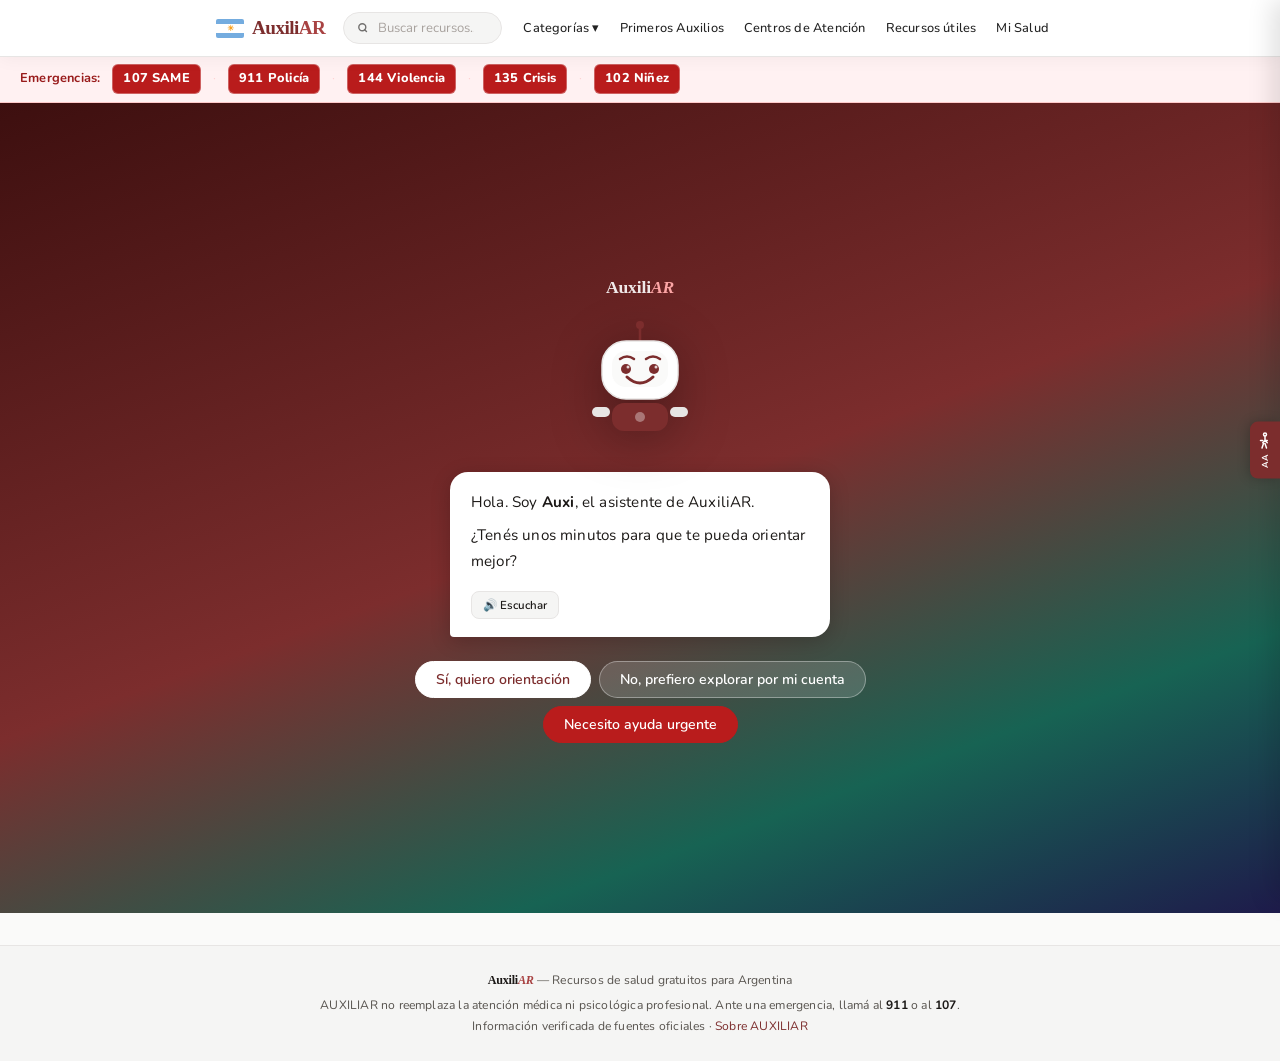
<file: index.html>
<!DOCTYPE html>
<html lang="es">
<head>
<meta charset="UTF-8">
<meta name="viewport" content="width=device-width, initial-scale=1.0">
<title>AUXILIAR</title>
<link rel="preconnect" href="https://fonts.googleapis.com">
<link rel="preconnect" href="https://fonts.gstatic.com" crossorigin>
<link href="https://fonts.googleapis.com/css2?family=Nunito:wght@400;500;600;700;800&family=DM+Sans:wght@400;500;600;700;800&display=swap" rel="stylesheet">
<link rel="stylesheet" href="styles.css">
</head>
<body>
<a href="#main-content" class="skip-link">Saltar al contenido principal</a>

<!-- HEADER -->
<header class="app-header">
  <div class="container app-header__inner">
    <button class="logo-btn" onclick="navigate('/')" aria-label="AUXILIAR — Ir al inicio">
      <div class="logo-flag" aria-hidden="true"><span></span><span></span><span></span></div>
      <strong>Auxili<span class="logo-ar">AR</span></strong>
    </button>

    <!-- BÚSQUEDA COMPACTA -->
    <div class="header-search">
      <div class="header-search-wrap">
        <span class="header-search-icon" aria-hidden="true">
          <svg viewBox="0 0 20 20" fill="none" stroke="currentColor" stroke-width="2"><circle cx="9" cy="9" r="5"/><path d="M15 15l-3-3" stroke-linecap="round"/></svg>
        </span>
        <input class="header-search-input" id="headerSearchInput" type="search" placeholder="Buscar recursos..." autocomplete="off" aria-label="Buscar recursos">
        <div class="header-search-results" id="headerSearchResults" role="listbox"></div>
      </div>
    </div>

    <nav>
      <ul class="nav-links" id="navLinks">
        <li class="has-dropdown">
          <a href="#" onclick="event.preventDefault(); navigate('/categorias')">Categorías ▾</a>
          <div class="nav-dropdown">
            <a href="#" onclick="event.preventDefault(); navigate('/categorias/salud-fisica')">
              <svg viewBox="0 0 24 24" fill="none" stroke="currentColor" stroke-width="2" stroke-linecap="round"><rect x="9" y="2" width="6" height="20" rx="3"/><rect x="2" y="9" width="20" height="6" rx="3"/></svg>Salud Física</a>
            <a href="#" onclick="event.preventDefault(); navigate('/categorias/salud-mental')">
              <svg viewBox="0 0 24 24" fill="none" stroke="currentColor" stroke-width="2"><circle cx="12" cy="12" r="10"/><path d="M12 8v4l3 3" stroke-linecap="round"/></svg>Salud Mental</a>
            <a href="#" onclick="event.preventDefault(); navigate('/categorias/esi')">
              <svg viewBox="0 0 24 24" fill="none" stroke="currentColor" stroke-width="2"><path d="M20.84 4.61a5.5 5.5 0 0 0-7.78 0L12 5.67l-1.06-1.06a5.5 5.5 0 0 0-7.78 7.78l1.06 1.06L12 21.23l7.78-7.78 1.06-1.06a5.5 5.5 0 0 0 0-7.78z"/></svg>ESI</a>
            <a href="#" onclick="event.preventDefault(); navigate('/categorias/animales')">
              <svg viewBox="0 0 24 24" fill="none" stroke="currentColor" stroke-width="2"><circle cx="9" cy="7" r="2"/><circle cx="15" cy="7" r="2"/><circle cx="6" cy="14" r="2"/><circle cx="18" cy="14" r="2"/><ellipse cx="12" cy="18" rx="5" ry="3"/></svg>Animales</a>
            <a href="#" onclick="event.preventDefault(); navigate('/categorias/emergencias')">
              <svg viewBox="0 0 24 24" fill="none" stroke="currentColor" stroke-width="2"><path d="M10.29 3.86L1.82 18a2 2 0 0 0 1.71 3h16.94a2 2 0 0 0 1.71-3L13.71 3.86a2 2 0 0 0-3.42 0z"/><line x1="12" y1="9" x2="12" y2="13"/><line x1="12" y1="17" x2="12.01" y2="17" stroke-width="3" stroke-linecap="round"/></svg>Emergencias</a>
            <a href="#" onclick="event.preventDefault(); navigate('/categorias/donaciones')">
              <svg viewBox="0 0 24 24" fill="none" stroke="currentColor" stroke-width="2" stroke-linecap="round" stroke-linejoin="round"><path d="M20.84 4.61a5.5 5.5 0 0 0-7.78 0L12 5.67l-1.06-1.06a5.5 5.5 0 0 0-7.78 7.78l1.06 1.06L12 21.23l7.78-7.78 1.06-1.06a5.5 5.5 0 0 0 0-7.78z"/><path d="M12 8v3"/><circle cx="12" cy="14" r="1" fill="currentColor"/></svg>Donaciones</a>
          </div>
        </li>
        <li><a href="#" onclick="event.preventDefault(); navigate('/categorias/primeros-auxilios')">Primeros Auxilios</a></li>
        <li><a href="#" onclick="event.preventDefault(); navigate('/centros')">Centros de Atención</a></li>
        <li><a href="#" onclick="event.preventDefault(); navigate('/recursos-utiles')">Recursos útiles</a></li>
        <li><a href="#" onclick="event.preventDefault(); navigate('/mi-salud')">Mi Salud</a></li>
      </ul>
    </nav>

    <div class="header-actions">

      <button class="hamburger" id="hamburger" aria-label="Abrir menú" aria-expanded="false">
        <span></span><span></span><span></span>
      </button>
    </div>
  </div>
</header>

<!-- BARRA EMERGENCIAS -->
<div class="emg-bar" role="complementary" aria-label="Números de emergencia">
  <strong>Emergencias:</strong>
  <a href="tel:107" class="emg-btn">107 SAME</a><span class="emg-sep">·</span>
  <a href="tel:911" class="emg-btn">911 Policía</a><span class="emg-sep">·</span>
  <a href="tel:144" class="emg-btn">144 Violencia</a><span class="emg-sep">·</span>
  <a href="tel:135" class="emg-btn">135 Crisis</a><span class="emg-sep">·</span>
  <a href="tel:102" class="emg-btn">102 Niñez</a>
</div>

<main id="main-content">
  <div id="app-outlet"></div>
</main>

<!-- PANEL ACCESIBILIDAD -->
<button class="a11y-tab" id="a11yTab" onclick="toggleA11yPanel()" aria-label="Opciones de accesibilidad" aria-expanded="false">
  <svg viewBox="0 0 24 24" fill="none" stroke="currentColor" stroke-width="2" aria-hidden="true">
    <circle cx="12" cy="4" r="2"/><path d="M12 6v6m0 0l-3 3m3-3l3 3M9 12H6m6 0h3" stroke-linecap="round"/>
    <path d="M8 22l2-6m4 6l-2-6" stroke-linecap="round"/>
  </svg>
  <span class="a11y-tab-label">AA</span>
</button>

<div class="a11y-panel-slide" id="a11yPanel" role="dialog" aria-label="Opciones de accesibilidad">
  <button class="a11y-close" onclick="toggleA11yPanel()" aria-label="Cerrar panel">✕</button>
  <div>
    <h3>Accesibilidad</h3>
  </div>
  <div class="a11y-section">
    <div class="a11y-section-label">Tema</div>
    <div class="a11y-options">
      <button class="a11y-opt" id="a11y-light" onclick="setTheme('light')">☀ Claro</button>
      <button class="a11y-opt" id="a11y-dark" onclick="setTheme('dark')">☾ Oscuro</button>
    </div>
  </div>
  <div class="a11y-section">
    <div class="a11y-section-label">Alto contraste</div>
    <div class="a11y-toggle-row">
      <span>Activar alto contraste</span>
      <button class="a11y-switch" id="a11y-contrast-sw" onclick="toggleContrast()" aria-pressed="false"></button>
    </div>
  </div>
  <div class="a11y-section">
    <div class="a11y-section-label">Tamaño de texto</div>
    <div class="a11y-options">
      <button class="a11y-opt" onclick="setTextSize(0.9)">A pequeño</button>
      <button class="a11y-opt active" onclick="setTextSize(1)">A normal</button>
      <button class="a11y-opt" onclick="setTextSize(1.35)">A grande</button>
    </div>
  </div>
  <div class="a11y-section">
    <div class="a11y-section-label">Espaciado entre líneas</div>
    <div class="a11y-options">
      <button class="a11y-opt" onclick="setLineSpacing(1.5)">Compacto</button>
      <button class="a11y-opt active" onclick="setLineSpacing(1.7)">Normal</button>
      <button class="a11y-opt" onclick="setLineSpacing(2.1)">Amplio</button>
    </div>
  </div>
  <div class="a11y-section">
    <div class="a11y-section-label">Lectura en voz alta</div>
    <button class="a11y-opt" id="globalTtsBtn" onclick="ttsPageContent()" style="width:100%;justify-content:center;">🔊 Leer esta página</button>
  </div>
  <div class="a11y-section">
    <button class="a11y-reset" onclick="resetA11y()">↺ Restablecer configuración visual</button>
    <button class="a11y-reset" style="margin-top:6px;color:var(--rojo);border-color:var(--rojo-claro);" onclick="if(confirm('¿Borrar tu perfil guardado?')){clearUser();showToast('Perfil eliminado');renderRoute();}">✕ Borrar mi perfil</button>
  </div>
</div>

<!-- Toast -->
<div id="auxiToast" style="position:fixed;bottom:1.5rem;left:50%;transform:translateX(-50%) translateY(20px);background:#1c1917;color:#ffffff;border-radius:50px;padding:8px 20px;font-size:0.82rem;font-weight:600;z-index:999;opacity:0;pointer-events:none;transition:opacity 0.2s,transform 0.2s;white-space:nowrap;box-shadow:var(--shadow-lg);"></div>

<footer class="app-footer">
  <strong style="font-family:Georgia,serif;font-weight:800;letter-spacing:-0.02em;">Auxili<em style="color:var(--primario-medio);font-style:italic;">AR</em></strong> — Recursos de salud gratuitos para Argentina<br>
  <p style="margin:0.3rem 0 0;">AUXILIAR no reemplaza la atención médica ni psicológica profesional. Ante una emergencia, llamá al <strong>911</strong> o al <strong>107</strong>.<br>
  Información verificada de fuentes oficiales · <a href="#" onclick="event.preventDefault();navigate('/sobre-auxiliar')">Sobre AUXILIAR</a></p>
</footer>

<script src="app.js" defer></script>
</body>
</html>
</file>
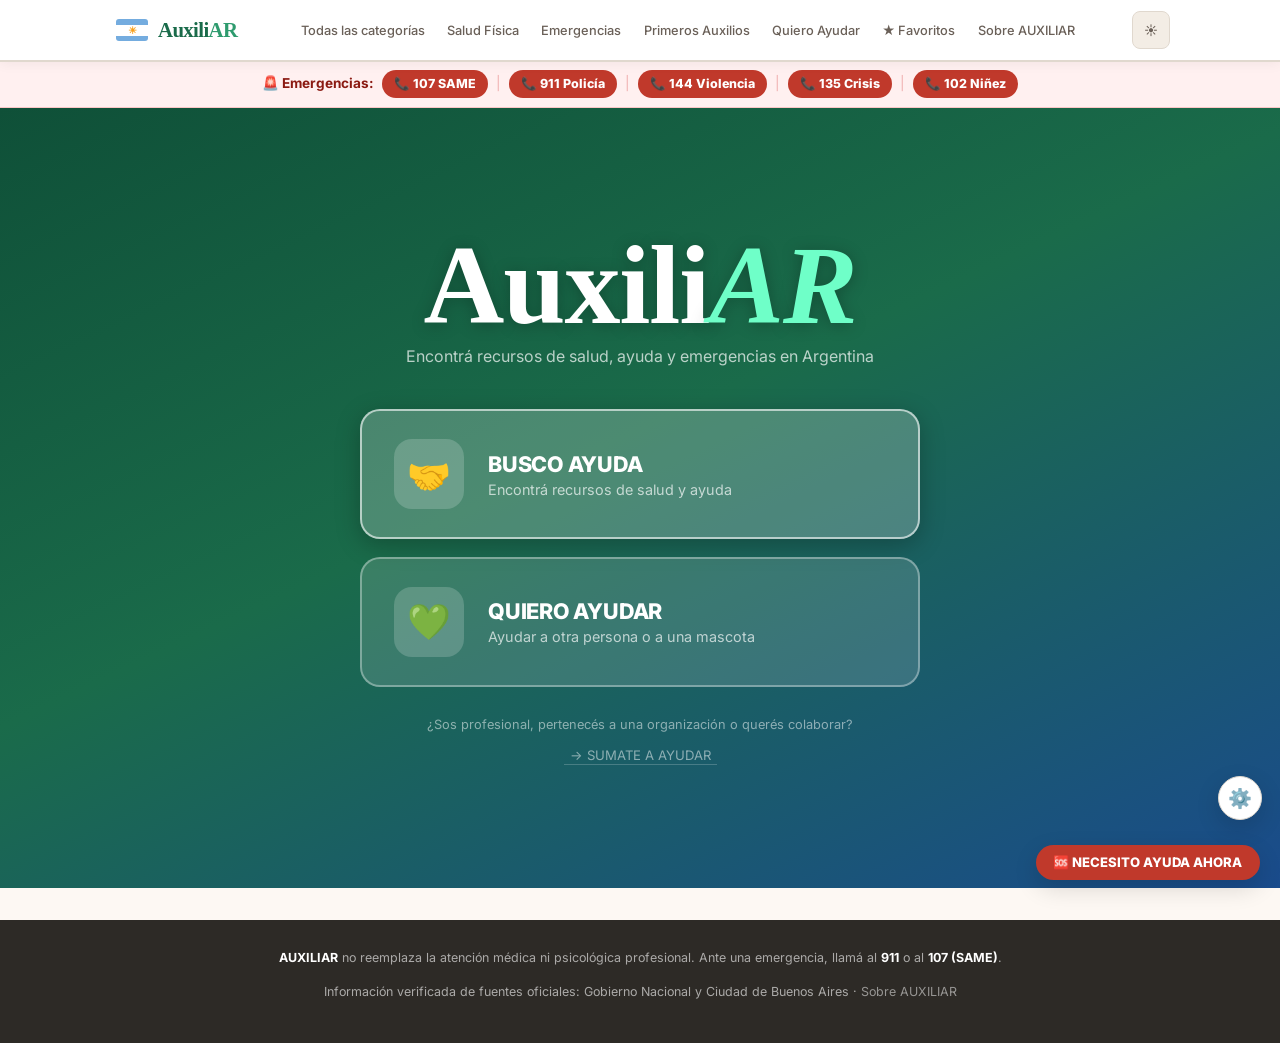
<file: AUXILIAR_APP.html>
<!DOCTYPE html>
<html lang="es">
<head>
<meta charset="UTF-8">
<meta name="viewport" content="width=device-width, initial-scale=1.0">
<title>AUXILIAR</title>
<link rel="preconnect" href="https://fonts.googleapis.com">
<link rel="preconnect" href="https://fonts.gstatic.com" crossorigin>
<link href="https://fonts.googleapis.com/css2?family=DM+Serif+Display&family=Inter:wght@400;500;600;700;800&display=swap" rel="stylesheet">
<style>
/* ============ TOKENS ============ */
:root {
  --verde: #1a6b4a;
  --verde-claro: #e6f4ed;
  --verde-medio: #2e9b6e;
  --azul: #1a4b8c;
  --azul-claro: #e8f0fb;
  --celeste: #2979d4;
  --naranja: #d45a1a;
  --naranja-claro: #fdf0e8;
  --amarillo: #c97c00;
  --amarillo-claro: #fef8e6;
  --rojo: #c0392b;
  --rojo-claro: #fdecea;
  --gris-oscuro: #2d2a26;
  --gris: #6a6058;
  --gris-medio: #9a8e82;
  --gris-claro: #f3ede5;
  --borde: #e0d8ce;
  --blanco: #ffffff;
  --font-heading: 'DM Serif Display', Georgia, serif;
  --font-display: Georgia, 'Times New Roman', serif;
  --font-body: 'Inter', -apple-system, BlinkMacSystemFont, 'Segoe UI', sans-serif;
  --radius: 10px;
  --shadow: 0 2px 12px rgba(0,0,0,0.08);
  --shadow-lg: 0 8px 24px rgba(0,0,0,0.14);
  --text-scale: 1;
  --transition: 0.18s ease;
  --color-background: #fdf8f3;
  --color-surface: #ffffff;
  --color-text: #2d2a26;
  --color-text-muted: #7a7068;
  --color-danger: #c0392b;
  --color-danger-bg: #fdecea;
  --color-accent: #2e9b6e;
  --color-primary: #1a6b4a;
}

/* ============ DARK MODE ============ */
[data-theme="dark"] {
  --color-background: #0f1923;
  --color-surface: #1a2535;
  --color-text: #e8edf5;
  --color-text-muted: #7a90aa;
  --color-danger: #ff7b6b;
  --color-danger-bg: #2a1210;
  --color-accent: #4ed9a0;
  --color-primary: #4ed9a0;
  --verde: #4ed9a0;
  --verde-claro: #0a2518;
  --verde-medio: #3dbd88;
  --azul: #6aa8ff;
  --azul-claro: #0a1628;
  --celeste: #5ba8ff;
  --naranja: #ff9a5c;
  --naranja-claro: #1f1000;
  --amarillo: #ffc857;
  --amarillo-claro: #1c1400;
  --rojo: #ff7b6b;
  --rojo-claro: #1f0a09;
  --gris-oscuro: #e8edf5;
  --gris: #a0b0c8;
  --gris-medio: #607080;
  --gris-claro: #1a2535;
  --borde: #2a3a50;
  --blanco: #1a2535;
}

/* ============ ALTO CONTRASTE ============ */
body.high-contrast {
  --verde: #00cc66;
  --verde-claro: #001a0d;
  --verde-medio: #00ff80;
  --azul: #4da6ff;
  --celeste: #66b3ff;
  --gris-oscuro: #ffffff;
  --gris: #cccccc;
  --gris-claro: #111111;
  --borde: #444444;
  --blanco: #1a1a1a;
  background: #000000 !important;
  color: #ffffff !important;
}
body.high-contrast nav { background: #000; border-bottom: 2px solid #00cc66; }
body.high-contrast .emg-bar { background: #330000; border-bottom: 2px solid #ff4444; }
body.high-contrast .card, body.high-contrast .acc-btn { background: #1a1a1a; color: #fff; border-color: #444; }
body.high-contrast .acc-content { background: #111; color: #fff; }

/* ============ ACCESIBILIDAD ============ */
[data-readmode="simple"] {
  --text-scale: 1.2;
  font-size: calc(16px * var(--text-scale));
}
@media (prefers-reduced-motion: reduce) {
  *, *::before, *::after {
    animation-duration: 0.01ms !important;
    transition-duration: 0.01ms !important;
  }
}
*:focus-visible {
  outline: 3px solid var(--celeste);
  outline-offset: 3px;
  border-radius: 4px;
}

/* ============ BASE ============ */
*, *::before, *::after { box-sizing: border-box; }
html { font-size: calc(16px * var(--text-scale)); scroll-behavior: smooth; }
body {
  margin: 0;
  min-height: 100vh;
  background: var(--color-background);
  color: var(--color-text);
  font-family: var(--font-body);
  font-size: 1rem;
  line-height: 1.6;
  transition: background var(--transition), color var(--transition);
}
h1,h2,h3,h4 { font-family: var(--font-heading); line-height: 1.2; margin: 0 0 0.75rem 0; }
h1 { font-size: clamp(1.8rem,5vw,2.75rem); }
h2 { font-size: clamp(1.3rem,4vw,1.9rem); }
h3 { font-size: 1.1rem; }
p { margin: 0 0 0.85rem 0; }
a { color: var(--celeste); text-decoration: underline; }
a:hover { text-decoration: none; }
img { max-width: 100%; display: block; }
ul, ol { padding-left: 1.3em; }
button { font-family: inherit; cursor: pointer; }
.sr-only { position: absolute; width: 1px; height: 1px; padding: 0; margin: -1px; overflow: hidden; clip: rect(0,0,0,0); white-space: nowrap; border: 0; }
.skip-link { position: absolute; left: -9999px; top: 0; background: var(--verde); color: white; padding: 0.5rem 1rem; z-index: 1000; border-radius: 0 0 var(--radius) 0; }
.skip-link:focus { left: 0; }

/* ============ LAYOUT ============ */
.container { width: 100%; max-width: 1100px; margin: 0 auto; padding: 0 1.25rem; }
.view { width: 100%; min-height: calc(100vh - 60px); padding: 2rem 0 3rem; animation: fadeIn 0.22s ease; }
.view[hidden] { display: none !important; }
@keyframes fadeIn { from { opacity:0; transform: translateY(6px); } to { opacity:1; transform: translateY(0); } }

/* ============ HEADER / NAV ============ */
.app-header {
  position: sticky; top: 0; z-index: 200;
  background: var(--verde);
  box-shadow: 0 2px 8px rgba(0,0,0,0.2);
}
/* Tema claro: header crema con acento verde */
:root:not([data-theme="dark"]) .app-header {
  background: #ffffff;
  box-shadow: 0 2px 0 var(--borde), 0 4px 12px rgba(0,0,0,0.05);
}
:root:not([data-theme="dark"]) .logo-btn { color: var(--verde); }
:root:not([data-theme="dark"]) .logo-ar { color: var(--verde-medio); }
:root:not([data-theme="dark"]) .nav-links a { color: var(--gris); }
:root:not([data-theme="dark"]) .nav-links a:hover { background: var(--gris-claro); color: var(--color-text); }
:root:not([data-theme="dark"]) .icon-btn { color: var(--gris); border-color: var(--borde); background: var(--gris-claro); }
:root:not([data-theme="dark"]) .icon-btn:hover { background: var(--verde-claro); color: var(--verde); }
:root:not([data-theme="dark"]) .hamburger span { background: var(--gris-oscuro); }
:root:not([data-theme="dark"]) .emg-bar {
  background: #fff0f0;
  border-bottom: 1px solid #fbc6c6;
}
:root:not([data-theme="dark"]) .emg-bar strong { color: #8b1a12; }
:root:not([data-theme="dark"]) .emg-bar .emg-sep { color: #f0b0b0; }
:root:not([data-theme="dark"]) .emg-btn {
  background: var(--rojo); color: white;
}
:root:not([data-theme="dark"]) .emg-btn:hover { background: #a02020; }
.app-header__inner {
  display: flex; align-items: center; justify-content: space-between;
  height: 60px; gap: 1rem;
}
.logo-btn {
  display: flex; align-items: center; gap: 10px;
  background: none; border: none; color: white; cursor: pointer;
  font-family: var(--font-display); font-size: 1.3rem; font-weight: 800;
  letter-spacing: -0.03em; text-decoration: none;
  flex-shrink: 0;
}
.logo-ar { color: #60efac; }
.logo-flag { width: 32px; height: 22px; display: flex; flex-direction: column; border-radius: 3px; overflow: hidden; }
.logo-flag span:nth-child(1) { background: #74acdf; flex: 1; }
.logo-flag span:nth-child(2) { background: white; flex: 1; display: flex; align-items: center; justify-content: center; }
.logo-flag span:nth-child(2)::after { content: '☀'; font-size: 10px; color: #F9A01B; }
.logo-flag span:nth-child(3) { background: #74acdf; flex: 1; }
.logo-text em { color: rgba(255,255,255,0.55); font-style: normal; font-weight: 400; font-size: 0.85rem; }
.nav-links { display: flex; gap: 0.15rem; list-style: none; margin: 0; padding: 0; }
.nav-links a { color: rgba(255,255,255,0.85); text-decoration: none; font-size: 0.8rem; padding: 6px 10px; border-radius: 6px; font-weight: 500; white-space: nowrap; transition: background var(--transition); }
.nav-links a:hover { background: rgba(255,255,255,0.15); color: white; }
.header-actions { display: flex; align-items: center; gap: 6px; }
.icon-btn {
  display: inline-flex; align-items: center; justify-content: center;
  width: 38px; height: 38px; border-radius: 8px;
  border: 1px solid rgba(255,255,255,0.25);
  background: rgba(255,255,255,0.1);
  color: white; font-size: 0.82rem; font-weight: 600;
  cursor: pointer; transition: background var(--transition);
}
.icon-btn:hover { background: rgba(255,255,255,0.2); }
.hamburger { display: none; background: none; border: none; cursor: pointer; flex-direction: column; gap: 5px; padding: 4px; }
.hamburger span { display: block; width: 24px; height: 2px; background: white; border-radius: 2px; }

/* ============ EMERGENCIAS BAR ============ */
.emg-bar {
  background: var(--rojo); color: white;
  padding: 0.6rem 1.25rem;
  display: flex; align-items: center; justify-content: center;
  gap: 8px; flex-wrap: wrap; font-size: 0.85rem;
}
.emg-btn {
  background: white; color: var(--rojo);
  border: none; border-radius: 50px; padding: 4px 12px;
  font-size: 0.78rem; font-weight: 800; cursor: pointer;
  text-decoration: none; display: inline-flex; align-items: center; gap: 4px;
  transition: transform 0.1s;
}
.emg-btn:hover { transform: scale(1.04); }
.emg-sep { color: rgba(255,255,255,0.4); }

/* ============ FAB EMERGENCIA ============ */
.emergency-fab {
  position: fixed; bottom: 1.25rem; right: 1.25rem; z-index: 300;
  background: var(--rojo); color: white;
  border: none; border-radius: 50px; padding: 0.6rem 1.1rem;
  font-weight: 800; font-size: 0.82rem; box-shadow: var(--shadow-lg);
  display: flex; align-items: center; gap: 6px;
  transition: transform 0.15s;
  cursor: pointer;
}
.emergency-fab:hover { transform: scale(1.04); }

/* ============ SEARCH ============ */
.search-section {
  background: var(--color-surface);
  border-bottom: 1px solid var(--borde);
  padding: 0.85rem 1.25rem;
  position: sticky; top: 60px; z-index: 100;
}
.search-wrap { max-width: 600px; margin: 0 auto; position: relative; }
.search-wrap input {
  width: 100%; padding: 9px 15px 9px 38px;
  border: 1.5px solid var(--borde); border-radius: 50px;
  font-size: 0.9rem; outline: none;
  font-family: var(--font-body);
  background: var(--gris-claro); color: var(--gris-oscuro);
  transition: border-color var(--transition);
}
.search-wrap input:focus { border-color: var(--verde-medio); background: var(--blanco); }
.search-icon { position: absolute; left: 13px; top: 50%; transform: translateY(-50%); font-size: 0.95rem; color: var(--gris-medio); pointer-events: none; }
.search-results {
  position: absolute; top: calc(100% + 6px); left: 0; right: 0;
  background: var(--blanco); border: 1px solid var(--borde);
  border-radius: var(--radius); box-shadow: var(--shadow-lg);
  z-index: 200; max-height: 300px; overflow-y: auto; display: none;
}
.search-results.open { display: block; }
.sr-item { padding: 9px 14px; cursor: pointer; font-size: 0.84rem; border-bottom: 1px solid var(--gris-claro); display: flex; align-items: center; gap: 8px; color: var(--gris-oscuro); }
.sr-item:hover { background: var(--gris-claro); }
.sr-tag { font-size: 0.68rem; font-weight: 700; text-transform: uppercase; letter-spacing: 0.04em; padding: 2px 7px; border-radius: 50px; background: var(--verde-claro); color: var(--verde); flex-shrink: 0; }

/* ============ BUTTONS ============ */
.btn {
  display: inline-flex; align-items: center; justify-content: center; gap: 0.5rem;
  font-family: var(--font-body); font-weight: 600; font-size: 1rem;
  padding: 0.85rem 1.5rem; border-radius: var(--radius);
  border: 2px solid transparent; cursor: pointer;
  text-decoration: none; transition: transform 0.14s, box-shadow 0.14s;
  min-height: 48px;
}
.btn:hover { transform: translateY(-2px); box-shadow: var(--shadow); }
.btn:active { transform: translateY(0); }
.btn--primary { background: var(--verde); color: white; }
.btn--primary:hover { background: var(--verde-medio); }
.btn--secondary { background: var(--azul-claro); color: var(--azul); }
.btn--danger { background: var(--rojo); color: white; }
.btn--outline { background: transparent; border-color: var(--borde); color: var(--color-text); }
.btn--block { width: 100%; }
.btn--sm { font-size: 0.85rem; padding: 0.55rem 1rem; min-height: 36px; }

/* ============ ONBOARDING / INICIO ============ */
.onboarding {
  min-height: calc(100vh - 120px);
  display: flex; align-items: center; justify-content: center;
  padding: 2rem 1.25rem;
  background: linear-gradient(155deg, #0f5038 0%, #1a6b4a 45%, #1a4b8c 100%);
}
[data-theme="dark"] .onboarding {
  background: linear-gradient(155deg, #071a12 0%, #0d2e1e 45%, #091428 100%);
}
[data-theme="dark"] .app-header {
  background: #0d2e1e;
  box-shadow: 0 2px 12px rgba(0,0,0,0.5);
}
[data-theme="dark"] .emg-bar {
  background: #5a0e08;
}
.onboarding-inner { max-width: 560px; width: 100%; text-align: center; }
.onboarding-inner h1 { color: white; font-size: clamp(3.8rem,12vw,7rem); margin-bottom: 0.15rem; font-family: Georgia, 'Times New Roman', serif; font-weight: 700; letter-spacing: -0.01em; line-height: 1; text-shadow: 0 2px 16px rgba(0,0,0,0.25); }
.onboarding-inner h1 .ar-highlight { color: #6fffc8; font-style: italic; }
.onboarding-subtitle { color: rgba(255,255,255,0.7); font-size: 1rem; margin-bottom: 2.5rem; }
.choice-buttons { display: flex; flex-direction: column; gap: 1.1rem; margin-bottom: 1.75rem; }
.choice-btn {
  display: flex; align-items: center; gap: 1.5rem;
  background: rgba(255,255,255,0.14);
  border: 2px solid rgba(255,255,255,0.35);
  color: white; border-radius: 20px;
  padding: 1.75rem 2rem;
  font-size: 1.25rem; font-weight: 700; cursor: pointer;
  text-align: left; width: 100%;
  transition: background 0.15s, border-color 0.15s, transform 0.12s, box-shadow 0.15s;
  font-family: var(--font-body);
}
.choice-btn:hover { background: rgba(255,255,255,0.22); border-color: rgba(255,255,255,0.65); transform: translateY(-4px); box-shadow: 0 16px 40px rgba(0,0,0,0.3); }
.choice-btn--highlight { background: rgba(255,255,255,0.22); border-color: rgba(255,255,255,0.6); box-shadow: 0 6px 24px rgba(0,0,0,0.25); }
.choice-icon { width: 70px; height: 70px; border-radius: 18px; background: rgba(255,255,255,0.18); display: flex; align-items: center; justify-content: center; font-size: 2.2rem; flex-shrink: 0; }
.choice-title { font-size: 1.35rem; font-weight: 800; margin-bottom: 4px; letter-spacing: -0.01em; }
.choice-desc { font-size: 0.9rem; color: rgba(255,255,255,0.68); font-weight: 400; }
.contrib-link { color: rgba(255,255,255,0.5); font-size: 0.82rem; text-decoration: none; border-bottom: 1px solid rgba(255,255,255,0.2); padding-bottom: 1px; cursor: pointer; background: none; border-top: none; border-left: none; border-right: none; font-family: var(--font-body); transition: color 0.15s; }
.contrib-link:hover { color: rgba(255,255,255,0.85); }


/* ============ PROFILE / USER ============ */

.profile-modal-overlay {
  position: fixed; inset: 0; background: rgba(0,0,0,0.5); z-index: 500;
  display: none; align-items: center; justify-content: center; padding: 1.25rem;
}
.profile-modal-overlay.open { display: flex; }
.profile-modal {
  background: var(--color-surface); border-radius: 16px; padding: 1.75rem;
  max-width: 440px; width: 100%; box-shadow: 0 20px 60px rgba(0,0,0,0.2);
  max-height: 90vh; overflow-y: auto;
}
.profile-modal h3 { font-size: 1.15rem; font-weight: 700; margin-bottom: 0.25rem; color: var(--color-text); }
.profile-modal .modal-sub { font-size: 0.82rem; color: var(--color-text-muted); margin-bottom: 1.25rem; }
.profile-welcome {
  background: var(--verde-claro); border-radius: var(--radius);
  padding: 0.85rem 1rem; margin-bottom: 1rem; font-size: 0.88rem; color: var(--verde);
  display: flex; align-items: center; gap: 0.6rem;
}
.profile-actions { display: flex; gap: 0.65rem; justify-content: flex-end; margin-top: 1.25rem; flex-wrap: wrap; }
.btn-modal-cancel { background: var(--gris-claro); border: 1px solid var(--borde); color: var(--gris); border-radius: 8px; padding: 8px 16px; font-size: 0.86rem; font-weight: 600; cursor: pointer; font-family: var(--font-body); }
.btn-modal-save { background: var(--verde); color: white; border: none; border-radius: 8px; padding: 8px 18px; font-size: 0.86rem; font-weight: 700; cursor: pointer; font-family: var(--font-body); }
.btn-modal-logout { background: var(--rojo-claro); color: var(--rojo); border: 1px solid var(--rojo); border-radius: 8px; padding: 8px 14px; font-size: 0.82rem; font-weight: 600; cursor: pointer; font-family: var(--font-body); }


/* ============ FAVORITOS ============ */
.fav-btn {
  background: none; border: none; cursor: pointer;
  font-size: 1.1rem; padding: 4px 6px; line-height: 1;
  color: var(--gris-medio); transition: color 0.15s, transform 0.1s;
  flex-shrink: 0; border-radius: 6px;
}
.fav-btn:hover { color: #e8a020; transform: scale(1.2); }
.fav-btn.saved { color: #e8a020; }
.fav-toast {
  position: fixed; bottom: 5.5rem; left: 50%; transform: translateX(-50%) translateY(20px);
  background: var(--gris-oscuro); color: white; border-radius: 50px;
  padding: 8px 20px; font-size: 0.82rem; font-weight: 600;
  z-index: 999; opacity: 0; pointer-events: none;
  transition: opacity 0.2s, transform 0.2s;
  white-space: nowrap; box-shadow: var(--shadow-lg);
}
.fav-toast.show { opacity: 1; transform: translateX(-50%) translateY(0); }
.fav-empty { text-align: center; padding: 2.5rem 1rem; color: var(--gris-medio); }
.fav-empty .fav-empty-icon { font-size: 2.5rem; display: block; margin-bottom: 0.5rem; }
.fav-item {
  display: flex; align-items: center; justify-content: space-between; gap: 1rem;
  background: var(--color-surface); border: 1px solid var(--borde);
  border-radius: var(--radius); padding: 0.85rem 1rem;
  margin-bottom: 0.6rem;
}
.fav-item-info { flex: 1; min-width: 0; }
.fav-item-title { font-weight: 700; font-size: 0.9rem; color: var(--color-text); margin-bottom: 2px; }
.fav-item-sub { font-size: 0.78rem; color: var(--color-text-muted); }
.fav-item-actions { display: flex; gap: 6px; flex-shrink: 0; }
.fav-call-btn {
  background: var(--verde); color: white; border: none; border-radius: 6px;
  padding: 5px 10px; font-size: 0.76rem; font-weight: 700; cursor: pointer;
  text-decoration: none; display: inline-flex; align-items: center; gap: 3px;
  font-family: var(--font-body);
}
.fav-remove-btn {
  background: none; border: 1px solid var(--borde); border-radius: 6px;
  padding: 5px 8px; font-size: 0.76rem; cursor: pointer; color: var(--gris-medio);
  font-family: var(--font-body);
}
.fav-remove-btn:hover { border-color: var(--rojo); color: var(--rojo); }

/* ============ CATEGORY BANNER ============ */
.cat-banner {
  display: flex; align-items: center; gap: 0;
  overflow: hidden; border-radius: 0;
  min-height: 180px;
  position: relative;
}
.cat-banner__bg {
  position: absolute; inset: 0;
  display: flex; align-items: center; justify-content: center;
}
.cat-banner__content {
  position: relative; z-index: 1;
  padding: 2rem 1.75rem;
  flex: 1;
}
.cat-banner__title {
  font-family: Georgia, serif;
  font-size: clamp(1.6rem, 4vw, 2.4rem);
  font-weight: 700;
  color: white;
  margin: 0 0 0.3rem 0;
  line-height: 1.1;
  text-shadow: 0 2px 8px rgba(0,0,0,0.3);
}
.cat-banner__sub {
  color: rgba(255,255,255,0.82);
  font-size: 0.9rem;
  margin: 0;
}
.cat-banner__icon {
  flex-shrink: 0;
  width: 200px;
  display: flex; align-items: center; justify-content: center;
  position: relative; z-index: 1;
  opacity: 0.9;
}
@media (max-width: 600px) {
  .cat-banner__icon { width: 120px; }
  .cat-banner__title { font-size: 1.5rem; }
}


.flow-header {
  background: var(--verde); color: white;
  padding: 0.85rem 1.25rem;
  display: flex; align-items: center; gap: 1rem;
}
:root:not([data-theme="dark"]) .flow-header {
  background: var(--verde-claro);
  color: var(--verde);
  border-bottom: 1px solid var(--borde);
}
:root:not([data-theme="dark"]) .flow-back {
  background: rgba(26,107,74,0.12);
  color: var(--verde);
}
:root:not([data-theme="dark"]) .flow-title { color: var(--verde); }
:root:not([data-theme="dark"]) .flow-subtitle { color: var(--gris); }
.flow-back { background: rgba(255,255,255,0.15); border: none; color: white; border-radius: 8px; padding: 5px 11px; font-size: 0.8rem; font-weight: 600; cursor: pointer; font-family: var(--font-body); display: flex; align-items: center; gap: 4px; }
.flow-back:hover { background: rgba(255,255,255,0.25); }
.flow-title { font-size: 0.95rem; font-weight: 700; }
.flow-subtitle { font-size: 0.75rem; color: rgba(255,255,255,0.7); }

/* ============ QUESTION FLOW ============ */
.question-screen {
  max-width: 680px; margin: 2rem auto; padding: 0 1.25rem;
}
.question-screen h2 { font-size: 1.4rem; margin-bottom: 1.25rem; color: var(--color-text); }
.options-list { display: flex; flex-direction: column; gap: 0.75rem; }
.option-btn {
  display: flex; align-items: center; gap: 0.85rem;
  background: var(--color-surface); border: 1.5px solid var(--borde);
  color: var(--color-text); border-radius: var(--radius);
  padding: 1rem 1.2rem; font-size: 0.95rem; font-weight: 600;
  cursor: pointer; text-align: left; width: 100%;
  transition: border-color 0.15s, background 0.15s, transform 0.1s;
  font-family: var(--font-body);
}
.option-btn:hover { border-color: var(--verde-medio); background: var(--verde-claro); transform: translateY(-1px); }
.option-icon { font-size: 1.4rem; }
.emergency-panel {
  background: var(--rojo-claro); border: 2px solid var(--rojo);
  border-radius: var(--radius); padding: 1.25rem; margin-bottom: 1.25rem;
}
.emergency-panel h3 { color: var(--rojo); margin-bottom: 0.75rem; font-size: 1rem; }
.emg-numbers { display: grid; grid-template-columns: repeat(auto-fit, minmax(160px,1fr)); gap: 0.6rem; }
.emg-number { display: flex; align-items: center; justify-content: space-between; gap: 0.5rem; background: var(--color-surface); border: 1px solid var(--borde); border-radius: 8px; padding: 0.6rem 0.9rem; text-decoration: none; color: var(--color-text); font-weight: 700; }
.emg-number:hover { border-color: var(--rojo); }
.emg-code { font-family: var(--font-heading); font-size: 1.3rem; color: var(--rojo); }
.emg-label { font-size: 0.72rem; font-weight: 400; color: var(--color-text-muted); text-align: right; }

/* ============ CONTENT SECTIONS ============ */
.main-content { max-width: 1100px; margin: 0 auto; padding: 1.75rem 1.25rem; }
.section-block { margin-bottom: 2.5rem; }
.section-title { font-family: var(--font-heading); font-size: 1.5rem; font-weight: 700; margin-bottom: 0.25rem; color: var(--color-text); }
.section-sub { color: var(--color-text-muted); font-size: 0.86rem; margin-bottom: 1.1rem; }
.section-divider { width: 38px; height: 4px; background: var(--verde-medio); border-radius: 4px; margin-bottom: 0.5rem; }

/* ============ CARDS ============ */
.cat-grid {
  display: grid;
  grid-template-columns: repeat(auto-fill, minmax(280px, 1fr));
  gap: 1.25rem;
  margin-top: 1rem;
}
.cat-card {
  display: block; border-radius: 16px; overflow: hidden;
  background: var(--color-surface); border: 1px solid var(--borde);
  box-shadow: var(--shadow); text-decoration: none;
  color: var(--color-text); transition: transform 0.18s, box-shadow 0.18s;
  cursor: pointer; width: 100%; text-align: left; padding: 0;
  font-family: inherit;
}
.cat-card:hover, .cat-card:focus-visible {
  transform: translateY(-5px);
  box-shadow: var(--shadow-lg);
}
.cat-card__img {
  width: 100%; aspect-ratio: 16/9;
  display: flex; align-items: center; justify-content: center;
  position: relative; overflow: hidden;
}
.cat-card__emoji {
  font-size: 4rem; line-height: 1;
  filter: drop-shadow(0 4px 16px rgba(0,0,0,0.3));
  transition: transform 0.2s;
}
.cat-card:hover .cat-card__emoji { transform: scale(1.12); }
.cat-card__icon-sm {
  position: absolute; bottom: 10px; right: 14px;
  font-size: 1.5rem; opacity: 0.5;
}
.cat-card__body { padding: 1rem 1.2rem 1.3rem; }
.cat-card__title {
  font-family: var(--font-heading); font-size: 1.15rem;
  margin: 0 0 0.5rem 0; color: var(--color-text);
}
.cat-card__list {
  margin: 0; padding-left: 1.1em;
  font-size: 0.82rem; color: var(--color-text-muted);
}
.cat-card__list li { margin-bottom: 3px; }

.grid-2 { display: grid; grid-template-columns: repeat(auto-fit, minmax(270px,1fr)); gap: 1rem; }
.grid-3 { display: grid; grid-template-columns: repeat(auto-fit, minmax(210px,1fr)); gap: 1rem; }
.grid-4 { display: grid; grid-template-columns: repeat(auto-fit, minmax(180px,1fr)); gap: 1rem; }
.card { background: var(--color-surface); border-radius: var(--radius); padding: 1.2rem; box-shadow: var(--shadow); border: 1px solid var(--borde); }
.card-icon { width: 42px; height: 42px; border-radius: 10px; display: flex; align-items: center; justify-content: center; font-size: 1.2rem; margin-bottom: 0.7rem; }
.card h3 { font-size: 0.95rem; font-weight: 700; margin-bottom: 0.3rem; color: var(--color-text); }
.card p { font-size: 0.83rem; color: var(--color-text-muted); line-height: 1.55; margin: 0; }
.card a { display: inline-flex; align-items: center; gap: 4px; margin-top: 0.6rem; font-size: 0.79rem; font-weight: 600; color: var(--celeste); text-decoration: none; }
.card a:hover { text-decoration: underline; }
.ic-verde { background: var(--verde-claro); }
.ic-azul { background: var(--azul-claro); }
.ic-naranja { background: var(--naranja-claro); }
.ic-amarillo { background: var(--amarillo-claro); }
.ic-rojo { background: var(--rojo-claro); }

/* ============ HOSPITAL TABS ============ */
.tabs { display: flex; gap: 6px; flex-wrap: wrap; margin-bottom: 1.1rem; }
.tab-btn { background: var(--gris-claro); border: 1px solid var(--borde); border-radius: 8px; padding: 6px 13px; font-size: 0.8rem; font-weight: 600; cursor: pointer; color: var(--gris); transition: all 0.14s; font-family: var(--font-body); }
.tab-btn.active, .tab-btn:hover { background: var(--verde); color: white; border-color: var(--verde); }
.tab-panel { display: none; }
.tab-panel.active { display: block; }
.hosp-grid { display: grid; grid-template-columns: repeat(auto-fit, minmax(230px,1fr)); gap: 0.85rem; }
.hosp-card { background: var(--gris-claro); border-radius: var(--radius); padding: 0.9rem 1rem; border-left: 4px solid var(--verde-medio); }
.hosp-card h4 { font-size: 0.88rem; font-weight: 700; margin-bottom: 2px; color: var(--color-text); }
.hosp-esp { font-size: 0.7rem; color: var(--verde); font-weight: 700; text-transform: uppercase; letter-spacing: 0.04em; margin-bottom: 3px; }
.hosp-card p { font-size: 0.78rem; color: var(--gris); margin: 0; }
.hosp-card a { font-size: 0.74rem; color: var(--celeste); text-decoration: none; font-weight: 600; display: inline-flex; align-items: center; gap: 3px; margin-top: 4px; }

/* ============ VACUNAS TABLE ============ */
.vacuna-wrap { overflow-x: auto; border-radius: var(--radius); border: 1px solid var(--borde); }
table { width: 100%; border-collapse: collapse; font-size: 0.84rem; }
thead th { background: var(--verde); color: white; padding: 9px 13px; text-align: left; font-weight: 600; font-size: 0.76rem; text-transform: uppercase; letter-spacing: 0.04em; }
tbody tr { border-bottom: 1px solid var(--borde); }
tbody tr:nth-child(even) { background: var(--gris-claro); }
tbody td { padding: 7px 13px; }
.badge { display: inline-block; padding: 2px 8px; border-radius: 50px; font-size: 0.68rem; font-weight: 700; }
.badge-verde { background: var(--verde-claro); color: var(--verde); }
.badge-azul { background: var(--azul-claro); color: var(--azul); }
.badge-naranja { background: var(--naranja-claro); color: var(--naranja); }

/* ============ ACCORDION ============ */
.accordion { border: 1px solid var(--borde); border-radius: var(--radius); overflow: hidden; }
.acc-item { border-bottom: 1px solid var(--borde); }
.acc-item:last-child { border-bottom: none; }
.acc-btn { width: 100%; background: var(--color-surface); border: none; padding: 0.9rem 1.1rem; text-align: left; font-size: 0.88rem; font-weight: 600; cursor: pointer; display: flex; justify-content: space-between; align-items: center; color: var(--color-text); transition: background 0.12s; font-family: var(--font-body); }
.acc-btn:hover { background: var(--gris-claro); }
.acc-btn .arrow { transition: transform 0.2s; font-size: 0.72rem; color: var(--gris-medio); }
.acc-btn.open .arrow { transform: rotate(180deg); }
.acc-content { display: none; padding: 0.9rem 1.1rem 1.1rem; background: var(--gris-claro); font-size: 0.83rem; color: var(--gris); line-height: 1.65; }
.acc-content.open { display: block; }
.acc-content ul { padding-left: 1.2rem; }
.acc-content ul li { margin-bottom: 5px; }

/* ============ PA STEPS ============ */
.pa-step { display: flex; gap: 0.9rem; background: var(--color-surface); border-radius: var(--radius); padding: 1rem; border: 1px solid var(--borde); margin-bottom: 0.7rem; align-items: flex-start; }
.pa-num { width: 32px; height: 32px; border-radius: 50%; background: var(--rojo); color: white; font-weight: 800; font-size: 0.85rem; display: flex; align-items: center; justify-content: center; flex-shrink: 0; }
.pa-step h4 { font-size: 0.88rem; font-weight: 700; margin-bottom: 3px; color: var(--color-text); }
.pa-step p { font-size: 0.81rem; color: var(--gris); margin: 0; }
.pa-category { border-radius: var(--radius); padding: 1.1rem; margin-bottom: 0.9rem; border: 1px solid var(--borde); background: var(--color-surface); }
.pa-category-header { display: flex; align-items: center; gap: 10px; margin-bottom: 0.7rem; cursor: pointer; }
.pa-category-header h3 { font-size: 0.95rem; font-weight: 700; margin: 0; color: var(--color-text); }
.pa-tag { font-size: 0.7rem; font-weight: 700; padding: 3px 9px; border-radius: 50px; text-transform: uppercase; letter-spacing: 0.04em; }

/* ============ QUIZ ============ */
.test-card { background: var(--color-surface); border-radius: var(--radius); padding: 1.4rem; border: 1px solid var(--borde); box-shadow: var(--shadow); }
.test-progress { height: 5px; background: var(--gris-claro); border-radius: 3px; margin-bottom: 1.1rem; overflow: hidden; }
.test-progress-bar { height: 100%; background: var(--verde); border-radius: 3px; transition: width 0.3s; }
.test-q { font-size: 0.98rem; font-weight: 700; margin-bottom: 0.9rem; line-height: 1.4; color: var(--color-text); }
.test-options { display: flex; flex-direction: column; gap: 0.55rem; margin-bottom: 1.1rem; }
.test-opt { background: var(--gris-claro); border: 1.5px solid var(--borde); border-radius: 8px; padding: 0.7rem 0.95rem; font-size: 0.86rem; cursor: pointer; text-align: left; transition: all 0.14s; font-family: var(--font-body); color: var(--gris-oscuro); }
.test-opt:hover { border-color: var(--celeste); background: var(--azul-claro); }
.test-opt.correct { background: var(--verde-claro); border-color: var(--verde); color: var(--verde); }
.test-opt.wrong { background: var(--rojo-claro); border-color: var(--rojo); color: var(--rojo); }
.test-opt:disabled { cursor: default; }
.test-feedback { font-size: 0.82rem; padding: 0.7rem 0.95rem; border-radius: 8px; margin-bottom: 0.9rem; line-height: 1.5; }
.test-feedback.ok { background: var(--verde-claro); color: var(--verde); }
.test-feedback.nok { background: var(--rojo-claro); color: var(--rojo); }
.btn-next { background: var(--verde); color: white; border: none; border-radius: 8px; padding: 8px 18px; font-size: 0.86rem; font-weight: 700; cursor: pointer; font-family: var(--font-body); }
.btn-next:hover { background: var(--verde-medio); }

/* ============ ONG / CONTACTO CARDS ============ */
.ong-card { background: var(--color-surface); border-radius: var(--radius); padding: 1rem; border: 1px solid var(--borde); box-shadow: var(--shadow); }
.ong-cat { font-size: 0.68rem; font-weight: 700; text-transform: uppercase; letter-spacing: 0.05em; margin-bottom: 4px; }
.ong-card h4 { font-size: 0.88rem; font-weight: 700; margin-bottom: 3px; color: var(--color-text); }
.ong-card p { font-size: 0.78rem; color: var(--gris); margin-bottom: 6px; }
.ong-tel { display: inline-flex; align-items: center; gap: 5px; font-size: 0.8rem; font-weight: 700; color: var(--verde); text-decoration: none; }
.ong-tel:hover { text-decoration: underline; }
.ong-link { display: inline-flex; align-items: center; gap: 4px; font-size: 0.76rem; color: var(--celeste); text-decoration: none; margin-left: 8px; }
.contacto-card { background: var(--color-surface); border-radius: var(--radius); padding: 1.1rem; border: 1px solid var(--borde); box-shadow: var(--shadow); text-align: center; }
.contacto-card .cnum { font-size: 1.6rem; font-weight: 800; font-family: var(--font-heading); color: var(--verde); display: block; line-height: 1; margin-bottom: 4px; }
.contacto-card h4 { font-size: 0.83rem; font-weight: 700; margin-bottom: 3px; color: var(--color-text); }
.contacto-card p { font-size: 0.74rem; color: var(--gris); margin: 0; }
.contacto-card a.contacto-call-btn { display: block; margin-top: 8px; font-size: 0.82rem; font-weight: 700; color: white; background: var(--verde); border-radius: 6px; padding: 7px; text-decoration: none; text-align: center; transition: background 0.15s; }
.contacto-card a.contacto-call-btn:hover { background: var(--verde-medio); }
.contacto-card .cnum { font-size: 1.6rem; font-weight: 800; font-family: var(--font-heading); color: var(--verde); display: block; line-height: 1; margin-bottom: 4px; text-decoration: none; }

/* ============ FORM ============ */
.form-field { display: flex; flex-direction: column; gap: 4px; margin-bottom: 1rem; }
.form-field label { font-weight: 600; font-size: 0.84rem; color: var(--color-text); }
.form-field input, .form-field select, .form-field textarea {
  font-family: var(--font-body); font-size: 0.9rem;
  padding: 9px 12px; border: 1.5px solid var(--borde);
  border-radius: 8px; background: var(--color-surface);
  color: var(--color-text); min-height: 44px; outline: none;
  transition: border-color var(--transition);
}
.form-field input:focus, .form-field select:focus, .form-field textarea:focus { border-color: var(--verde-medio); }
.form-field textarea { min-height: 90px; resize: vertical; }
.form-field--error input, .form-field--error select, .form-field--error textarea { border-color: var(--rojo); }
.form-field__error { color: var(--rojo); font-size: 0.8rem; }
.form-field__hint { color: var(--color-text-muted); font-size: 0.79rem; }
.form-status { padding: 0.9rem; border-radius: 8px; margin-top: 0.75rem; font-size: 0.88rem; }
.form-status--success { background: var(--verde-claro); color: var(--verde); }
.form-status--error { background: var(--rojo-claro); color: var(--rojo); }
.form-grid-2 { display: grid; grid-template-columns: repeat(auto-fit, minmax(200px,1fr)); gap: 0.75rem 1rem; }

/* ============ AVISO ============ */
.aviso { border-radius: 8px; padding: 0.85rem 1rem; font-size: 0.83rem; display: flex; gap: 8px; align-items: flex-start; margin-bottom: 0.9rem; }
.aviso-info { background: var(--azul-claro); color: var(--azul); }
.aviso-warn { background: var(--amarillo-claro); color: var(--amarillo); }
.aviso-danger { background: var(--rojo-claro); color: var(--rojo); }
.aviso-success { background: var(--verde-claro); color: var(--verde); }

/* ============ REGION CARDS ============ */
.region-grid { display: grid; grid-template-columns: repeat(auto-fit, minmax(170px,1fr)); gap: 0.7rem; }
.region-card { background: var(--color-surface); border-radius: var(--radius); padding: 0.85rem; border-left: 4px solid var(--celeste); border-top: 1px solid var(--borde); border-right: 1px solid var(--borde); border-bottom: 1px solid var(--borde); }
.region-card h4 { font-size: 0.84rem; font-weight: 700; margin-bottom: 3px; color: var(--color-text); }
.region-card p { font-size: 0.74rem; color: var(--gris); line-height: 1.5; margin: 0; }

/* ============ DERECHOS ============ */
.derecho-item { display: flex; gap: 12px; align-items: flex-start; background: var(--color-surface); border-radius: var(--radius); padding: 0.9rem 1rem; border: 1px solid var(--borde); }
.derecho-num { width: 28px; height: 28px; border-radius: 50%; background: var(--verde); color: white; font-weight: 800; font-size: 0.8rem; display: flex; align-items: center; justify-content: center; flex-shrink: 0; }
.derecho-item h4 { font-size: 0.86rem; font-weight: 700; margin-bottom: 2px; color: var(--color-text); }
.derecho-item p { font-size: 0.78rem; color: var(--gris); margin: 0; }

/* ============ ACCESSIBILITY BAR ============ */
.a11y-bar {
  position: fixed; bottom: 5rem; right: 1.1rem; z-index: 299;
  display: flex; flex-direction: column; gap: 8px; align-items: flex-end;
}
/* Botón de toggle — siempre visible */
.a11y-toggle-btn {
  width: 44px; height: 44px;
  background: var(--color-surface);
  border: 1.5px solid var(--borde);
  border-radius: 50%;
  box-shadow: var(--shadow-lg);
  cursor: pointer;
  display: flex; align-items: center; justify-content: center;
  font-size: 1.2rem;
  transition: background 0.15s, transform 0.2s;
  flex-shrink: 0;
}
.a11y-toggle-btn:hover { background: var(--gris-claro); transform: scale(1.08); }
.a11y-toggle-btn.open { background: var(--verde); border-color: var(--verde); }
/* Panel desplegable */
.a11y-panel {
  background: var(--color-surface);
  border: 1px solid var(--borde);
  border-radius: 14px;
  padding: 10px 12px;
  box-shadow: var(--shadow-lg);
  display: flex; flex-direction: column; gap: 8px;
  /* Animación slide */
  overflow: hidden;
  max-height: 400px;
  opacity: 1;
  transform: translateY(0) scale(1);
  transform-origin: bottom right;
  transition: max-height 0.28s ease, opacity 0.22s ease, transform 0.22s ease, padding 0.22s ease;
}
.a11y-panel.collapsed {
  max-height: 0;
  opacity: 0;
  transform: translateY(8px) scale(0.96);
  padding-top: 0; padding-bottom: 0;
  pointer-events: none;
}
.a11y-panel-label {
  font-size: 0.66rem; font-weight: 700; text-transform: uppercase;
  letter-spacing: 0.06em; color: var(--gris-medio);
  margin-bottom: 2px;
}
.ts-controls { display: flex; gap: 5px; align-items: center; }
.ts-btn {
  background: var(--gris-claro); color: var(--gris-oscuro);
  border: 1.5px solid var(--borde); border-radius: 8px;
  width: auto; height: 32px; padding: 0 10px;
  font-size: 0.82rem; font-weight: 700; cursor: pointer;
  box-shadow: none; font-family: var(--font-body);
  transition: background 0.14s, border-color 0.14s, color 0.14s;
  white-space: nowrap;
}
.ts-btn:hover { background: var(--verde-claro); border-color: var(--verde-medio); color: var(--verde); }
.ts-btn.active { background: var(--verde); border-color: var(--verde); color: white; }
.a11y-btn {
  background: var(--gris-claro); color: var(--gris-oscuro);
  border: 1.5px solid var(--borde); border-radius: 8px;
  padding: 6px 11px; font-size: 0.78rem; font-weight: 600;
  cursor: pointer; display: flex; align-items: center; gap: 5px;
  transition: background 0.14s, border-color 0.14s; font-family: var(--font-body);
  white-space: nowrap;
}
.a11y-btn:hover { background: var(--verde-claro); border-color: var(--verde-medio); }
.a11y-btn.active { background: var(--verde); color: white; border-color: var(--verde); }
.a11y-profile-btn {
  background: var(--gris-claro); color: var(--gris-oscuro);
  border: 1.5px solid var(--borde); border-radius: 8px;
  padding: 6px 11px; font-size: 0.78rem; font-weight: 600;
  cursor: pointer; display: flex; align-items: center; gap: 6px;
  transition: background 0.14s; font-family: var(--font-body);
  width: 100%;
}
.a11y-profile-btn:hover { background: var(--verde-claro); border-color: var(--verde-medio); }
.a11y-profile-btn.logged-in { background: var(--verde); color: white; border-color: var(--verde); }

/* ============ CONTRIB ============ */
.contrib-section { background: var(--azul-claro); border-radius: 14px; padding: 1.75rem; border: 1px solid rgba(41,121,212,0.15); }
.contrib-section h3 { font-size: 1.05rem; font-weight: 700; margin-bottom: 0.4rem; color: var(--azul); }
.contrib-section p { font-size: 0.86rem; color: var(--gris); margin-bottom: 1.1rem; }

/* ============ FOOTER ============ */
.app-footer { background: var(--gris-oscuro); color: rgba(255,255,255,0.6); padding: 1.75rem 1.25rem; font-size: 0.78rem; text-align: center; margin-top: 2rem; }
.app-footer strong { color: white; }
.app-footer a { color: rgba(255,255,255,0.5); text-decoration: none; }
.app-footer a:hover { color: white; }

/* ====== DARK MODE icon-btn fix ====== */
[data-theme="dark"] .app-header { background: #0d2e1e; box-shadow: 0 2px 12px rgba(0,0,0,0.5); }
[data-theme="dark"] .emg-bar { background: #7a1515; }
[data-theme="dark"] .flow-header { background: #0d2e1e; }
@media (max-width: 680px) {
  .nav-links { display: none; flex-direction: column; position: absolute; top: 60px; left: 0; right: 0; background: var(--verde); padding: 1rem; gap: 4px; box-shadow: 0 8px 16px rgba(0,0,0,0.2); }
  .nav-links.open { display: flex; }
  .nav-links a { padding: 10px 14px; font-size: 0.9rem; }
  .hamburger { display: flex; }
  .choice-buttons { gap: 0.65rem; }
  .emg-bar { font-size: 0.76rem; padding: 0.5rem 1rem; }
  .main-content { padding: 1.25rem 1rem; }
}
</style>
</head>
<body>
<a href="#main-content" class="skip-link">Saltar al contenido principal</a>

<!-- HEADER -->
<header class="app-header">
  <div class="container app-header__inner">
    <button class="logo-btn" onclick="navigate('/')" aria-label="AUXILIAR — Ir al inicio">
      <div class="logo-flag" aria-hidden="true"><span></span><span></span><span></span></div>
      <strong class="logo-text">Auxili<span class="logo-ar">AR</span></strong>
    </button>
    <ul class="nav-links" id="navLinks">
      <li><a href="#" onclick="event.preventDefault(); navigate('/categorias')">Todas las categorías</a></li>
      <li><a href="#" onclick="event.preventDefault(); navigate('/categorias/salud-fisica')">Salud Física</a></li>
      <li><a href="#" onclick="event.preventDefault(); navigate('/categorias/emergencias')">Emergencias</a></li>
      <li><a href="#" onclick="event.preventDefault(); navigate('/categorias/primeros-auxilios')">Primeros Auxilios</a></li>
      <li><a href="#" onclick="event.preventDefault(); navigate('/quiero-ayudar')">Quiero Ayudar</a></li>
      <li><a href="#" onclick="event.preventDefault(); navigate('/favoritos')">★ Favoritos</a></li>
      <li><a href="#" onclick="event.preventDefault(); navigate('/sobre-auxiliar')">Sobre AUXILIAR</a></li>
    </ul>
    <div class="header-actions">
      <button type="button" id="theme-toggle" class="icon-btn" aria-pressed="false" aria-label="Modo oscuro" onclick="toggleTheme()" title="Cambiar tema">
        <span class="icon-sun" aria-hidden="true">☀</span>
        <span class="icon-moon" aria-hidden="true" hidden>☾</span>
      </button>

      <button class="hamburger" id="hamburger" aria-label="Abrir menú" aria-expanded="false">
        <span></span><span></span><span></span>
      </button>
    </div>
  </div>
</header>

<!-- BARRA EMERGENCIAS -->
<div class="emg-bar" role="complementary" aria-label="Números de emergencia">
  <strong>🚨 Emergencias:</strong>
  <a href="tel:107" class="emg-btn">📞 107 SAME</a>
  <span class="emg-sep">|</span>
  <a href="tel:911" class="emg-btn">📞 911 Policía</a>
  <span class="emg-sep">|</span>
  <a href="tel:144" class="emg-btn">📞 144 Violencia</a>
  <span class="emg-sep">|</span>
  <a href="tel:135" class="emg-btn">📞 135 Crisis</a>
  <span class="emg-sep">|</span>
  <a href="tel:102" class="emg-btn">📞 102 Niñez</a>
</div>

<main id="main-content">
  <!-- SEARCH BAR (solo se muestra en vistas de categorías) -->
  <div class="search-section" id="searchSection" style="display:none;">
    <div class="search-wrap">
      <span class="search-icon" aria-hidden="true">🔍</span>
      <input type="search" id="searchInput" placeholder="Buscar hospitales, vacunas, primeros auxilios..." autocomplete="off" aria-label="Buscar recursos">
      <div class="search-results" id="searchResults" role="listbox" aria-label="Resultados de búsqueda"></div>
    </div>
  </div>

  <div id="app-outlet"></div>
</main>

<button class="emergency-fab" onclick="navigate('/categorias/emergencias')" aria-label="Necesito ayuda ahora — ir a emergencias">
  🆘 NECESITO AYUDA AHORA
</button>

<!-- ACCESSIBILITY BAR -->
<div class="a11y-bar" role="toolbar" aria-label="Opciones de accesibilidad">
  <!-- Panel colapsable -->
  <div class="a11y-panel collapsed" id="a11yPanel">
    <div class="a11y-panel-label">Tamaño de texto</div>
    <div class="ts-controls">
      <button class="ts-btn" onclick="setTextSize(1)" aria-label="Texto normal">A pequeño</button>
      <button class="ts-btn active" onclick="setTextSize(1.15)" aria-label="Texto mediano">A medio</button>
      <button class="ts-btn" onclick="setTextSize(1.3)" aria-label="Texto grande">A grande</button>
    </div>
    <button class="a11y-btn" id="contrastBtn" onclick="toggleContrast()" aria-pressed="false">◐ Alto contraste</button>
    <button class="a11y-profile-btn" id="profileBtnA11y" onclick="openProfile()">👤 <span id="profileBtnLabel">Mi perfil</span></button>
  </div>
  <!-- Botón toggle siempre visible -->
  <button class="a11y-toggle-btn" id="a11yToggle" onclick="toggleA11yPanel()" aria-expanded="false" aria-controls="a11yPanel" title="Opciones de accesibilidad">⚙️</button>
</div>

<footer class="app-footer">
  <div class="container">
    <p><strong>AUXILIAR</strong> no reemplaza la atención médica ni psicológica profesional. Ante una emergencia, llamá al <strong>911</strong> o al <strong>107 (SAME)</strong>.</p>
    <p>Información verificada de fuentes oficiales: Gobierno Nacional y Ciudad de Buenos Aires · <a href="#" onclick="event.preventDefault(); navigate('/sobre-auxiliar')">Sobre AUXILIAR</a></p>
  </div>
</footer>

<script>
/* ===================== DATOS ===================== */
const searchIndex = [
  {t:'Emergencias médicas · SAME · 107',s:'contactos',tag:'Emergencias'},
  {t:'RCP · reanimación cardiopulmonar',s:'primeros-auxilios',tag:'Primeros auxilios'},
  {t:'Atragantamiento · Heimlich',s:'primeros-auxilios',tag:'Primeros auxilios'},
  {t:'ACV · accidente cerebrovascular · FAST',s:'primeros-auxilios',tag:'Primeros auxilios'},
  {t:'Quemaduras · cómo tratar',s:'primeros-auxilios',tag:'Primeros auxilios'},
  {t:'Hemorragias · heridas · sangrado',s:'primeros-auxilios',tag:'Primeros auxilios'},
  {t:'Hospital Garrahan · pediatría · niños',s:'hospitales',tag:'Hospitales'},
  {t:'Hospital Muñiz · infecciosas',s:'hospitales',tag:'Hospitales'},
  {t:'Hospital Posadas · alta complejidad · GBA',s:'hospitales',tag:'Hospitales'},
  {t:'Hospital Roffo · oncología · cáncer',s:'hospitales',tag:'Hospitales'},
  {t:'Hospital Borda · salud mental',s:'hospitales',tag:'Hospitales'},
  {t:'Hospital Fernández · urgencias',s:'hospitales',tag:'Hospitales'},
  {t:'Hospital Álvarez · guardia · adultos',s:'hospitales',tag:'Hospitales'},
  {t:'Vacunas gratuitas · calendario nacional',s:'vacunas',tag:'Vacunas'},
  {t:'Vacuna antigripal · gripe',s:'vacunas',tag:'Vacunas'},
  {t:'VPH · papiloma · vacuna',s:'vacunas',tag:'Vacunas'},
  {t:'Programa Sumar · embarazo · niños sin obra social',s:'programas',tag:'Programas'},
  {t:'REMEDIAR · medicamentos gratuitos · crónicos',s:'programas',tag:'Programas'},
  {t:'Diabetes · insulina · PRODIM',s:'programas',tag:'Programas'},
  {t:'Salud mental gratuita · Ley 26.657',s:'programas',tag:'Programas'},
  {t:'Línea 135 · crisis emocional · suicidio',s:'salud-mental',tag:'Salud Mental'},
  {t:'Psicólogos gratuitos · CABA',s:'salud-mental',tag:'Salud Mental'},
  {t:'Ansiedad · depresión · ayuda',s:'salud-mental',tag:'Salud Mental'},
  {t:'Violencia de género · 144',s:'ongs',tag:'ONGs'},
  {t:'SEDRONAR · adicciones · 141',s:'ongs',tag:'ONGs'},
  {t:'Cruz Roja · emergencias',s:'ongs',tag:'ONGs'},
  {t:'Animal herido · SAME veterinario · 4613-3399',s:'mascotas',tag:'Mascotas'},
  {t:'Vacuna antirrábica · mascotas · gratuita',s:'mascotas',tag:'Mascotas'},
  {t:'Castración gratuita · mascotas',s:'mascotas',tag:'Mascotas'},
  {t:'Derechos del paciente · Ley 26.529',s:'derechos',tag:'Derechos'},
  {t:'Anticonceptivos gratuitos · ESI · métodos',s:'esi',tag:'ESI'},
  {t:'Situación de calle · 108',s:'ongs',tag:'ONGs'},
  {t:'Trata de personas · 145',s:'contactos',tag:'Emergencias'},
];

/* ===================== STORAGE / PREFERENCIAS ===================== */
function savePrefs(key, val) {
  try { localStorage.setItem('aux_'+key, JSON.stringify(val)); } catch(e){}
}
function getPrefs(key, def) {
  try { const v = localStorage.getItem('aux_'+key); return v ? JSON.parse(v) : def; } catch(e){ return def; }
}

/* ===================== ROUTER ===================== */
const outlet = document.getElementById('app-outlet');
const searchSection = document.getElementById('searchSection');

const PAGE_TITLES = {
  '/': 'AUXILIAR',
  '/busco-ayuda': 'Busco Ayuda — AUXILIAR',
  '/busco-ayuda/emergencia': 'Situación de emergencia — AUXILIAR',
  '/quiero-ayudar': 'Quiero Ayudar — AUXILIAR',
  '/quiero-ayudar/mascota': 'Ayuda para mascota — AUXILIAR',
  '/sumate': 'Sumate a Ayudar — AUXILIAR',
  '/categorias': 'Categorías — AUXILIAR',
  '/sobre-auxiliar': 'Sobre AUXILIAR',
  '/favoritos': 'Mis favoritos — AUXILIAR',
};

const CATEGORY_VIEWS = {
  'salud-fisica': viewSaludFisica,
  'salud-mental': viewSaludMental,
  'esi': viewESI,
  'mascotas': viewMascotas,
  'primeros-auxilios': viewPrimerosAuxilios,
  'emergencias': viewEmergencias,
  'donaciones': viewDonaciones,
};

function navigate(path) {
  window.location.hash = '#' + path;
  savePrefs('lastPath', path);
}

function h(tag, attrs, children) {
  const el = document.createElement(tag);
  if (attrs) Object.entries(attrs).forEach(([k,v]) => {
    if (k === 'class') el.className = v;
    else if (k.startsWith('on') && typeof v === 'function') el.addEventListener(k.slice(2).toLowerCase(), v);
    else if (v !== null && v !== undefined) el.setAttribute(k, v);
  });
  if (children) {
    (Array.isArray(children) ? children : [children]).forEach(c => {
      if (c == null) return;
      el.appendChild(typeof c === 'string' ? document.createTextNode(c) : c);
    });
  }
  return el;
}

function renderInto(container, node) {
  container.innerHTML = '';
  if (node) container.appendChild(node);
}

function renderRoute() {
  const path = (window.location.hash.replace(/^#/,'') || '/');
  let node;
  const showSearch = path !== '/' && path !== '/busco-ayuda' && path !== '/quiero-ayudar' && path !== '/sumate';
  searchSection.style.display = showSearch ? 'block' : 'none';

  if (path === '/') node = viewInicio();
  else if (path === '/busco-ayuda') node = viewBuscoAyuda();
  else if (path === '/busco-ayuda/emergencia') node = viewEmergenciaUrgente();
  else if (path === '/quiero-ayudar') node = viewQuieroAyudar();
  else if (path === '/quiero-ayudar/persona') node = viewAyudarPersona();
  else if (path === '/quiero-ayudar/mascota') node = viewMascotas();
  else if (path === '/sumate') node = viewSumate();
  else if (path === '/categorias') node = viewCategorias();
  else if (path === '/sobre-auxiliar') node = viewSobre();
  else if (path === '/favoritos') node = viewFavoritos();
  else if (path.startsWith('/categorias/')) {
    const slug = path.split('/')[2];
    // Handle sub-section scroll
    const parts = path.split('/');
    const subSection = parts[3];
    const fn = CATEGORY_VIEWS[slug];
    node = fn ? fn() : render404();
    if (subSection) {
      setTimeout(() => {
        const el = document.getElementById('sec-'+subSection);
        if (el) el.scrollIntoView({behavior:'smooth'});
      }, 100);
    }
  } else node = render404();

  renderInto(outlet, node);
  document.title = PAGE_TITLES[path] || 'AUXILIAR';
  window.scrollTo({top:0,behavior:'auto'});
}

function render404() {
  return h('div',{class:'container view',style:'text-align:center;padding-top:3rem;'},[
    h('p',{style:'font-size:3rem;'},'🔍'),
    h('h1',{},'Página no encontrada'),
    h('p',{},'La sección que buscás no existe o fue movida.'),
    h('button',{class:'btn btn--primary',onclick:()=>navigate('/')},'Volver al inicio'),
  ]);
}

/* ===================== VIEW: INICIO ===================== */
function viewInicio() {
  const wrap = h('div',{class:'onboarding'});
  const inner = h('div',{class:'onboarding-inner'},[
    h('h1',{},['Auxili',h('em',{class:'ar-highlight'},'AR')]),
    h('p',{class:'onboarding-subtitle'},'Encontrá recursos de salud, ayuda y emergencias en Argentina'),
    h('div',{class:'choice-buttons'},[
      makeChoiceBtn('🤝','BUSCO AYUDA','Encontrá recursos de salud y ayuda','choice-btn--highlight',()=>navigate('/busco-ayuda')),
      makeChoiceBtn('💚','QUIERO AYUDAR','Ayudar a otra persona o a una mascota','',()=>navigate('/quiero-ayudar')),
    ]),
    h('div',{style:'margin-top:0.5rem;'},[
      h('p',{style:'color:rgba(255,255,255,0.5);font-size:0.8rem;margin-bottom:0.4rem;'},'¿Sos profesional, pertenecés a una organización o querés colaborar?'),
      h('button',{class:'contrib-link',onclick:()=>navigate('/sumate')},'→ SUMATE A AYUDAR'),
    ]),
  ]);
  wrap.appendChild(inner);
  return wrap;
}

function makeChoiceBtn(icon, title, desc, extraClass, cb) {
  const btn = h('button',{class:'choice-btn '+(extraClass||''),onclick:cb});
  btn.innerHTML = `<div class="choice-icon">${icon}</div><div><div class="choice-title">${title}</div><div class="choice-desc">${desc}</div></div>`;
  return btn;
}

/* ===================== VIEW: BUSCO AYUDA ===================== */
function viewBuscoAyuda() {
  return h('div',{class:'view'},[
    flowHeader('← Volver','BUSCO AYUDA','¿Qué tipo de ayuda necesitás?',()=>navigate('/')),
    h('div',{class:'question-screen'},[
      h('div',{class:'options-list'},[
        makeOptionBtn('❤️','Salud Física','Médicos, guardias, hospitales',()=>navigate('/categorias/salud-fisica')),
        makeOptionBtn('🧠','Salud Mental','Apoyo emocional, psicólogos gratuitos',()=>navigate('/categorias/salud-mental')),
        makeOptionBtn('📚','ESI','Métodos anticonceptivos, derechos sexuales',()=>navigate('/categorias/esi')),
        makeOptionBtn('🚨','Emergencias','Situación urgente ahora mismo',()=>navigate('/busco-ayuda/emergencia')),
        makeOptionBtn('🩹','Primeros Auxilios','Guías para actuar en el momento',()=>navigate('/categorias/primeros-auxilios')),
        makeOptionBtn('🐾','Mascotas','Veterinarias, vacunas, primeros auxilios',()=>navigate('/categorias/mascotas')),
      ]),
    ]),
  ]);
}

function viewEmergenciaUrgente() {
  return h('div',{class:'view'},[
    flowHeader('← Volver','EMERGENCIA','Situación urgente',()=>navigate('/busco-ayuda')),
    h('div',{class:'question-screen'},[
      h('div',{class:'emergency-panel'},[
        h('h3',{},'📞 Llamá ahora'),
        h('div',{class:'emg-numbers'},[
          makeEmgNum('911','Policía / Emergencias generales'),
          makeEmgNum('107','SAME — Ambulancias (CABA)'),
          makeEmgNum('144','Violencia de género'),
          makeEmgNum('102','Niñez y adolescencia'),
          makeEmgNum('135','Crisis emocional / Suicidio'),
          makeEmgNum('145','Trata de personas'),
          makeEmgNum('141','Drogas / SEDRONAR'),
          makeEmgNum('108','Situación de calle'),
        ]),
      ]),
      h('h2',{style:'font-size:1.1rem;margin-top:1.5rem;margin-bottom:0.9rem;'},'También podés acceder a:'),
      h('div',{class:'options-list'},[
        makeOptionBtn('🏥','Primeros Auxilios','Guías paso a paso para actuar',()=>navigate('/categorias/primeros-auxilios')),
        makeOptionBtn('🏥','Hospitales públicos','Guardia gratuita más cercana',()=>navigate('/categorias/salud-fisica')),
        makeOptionBtn('🧠','Salud Mental urgente','Apoyo inmediato',()=>navigate('/categorias/salud-mental')),
      ]),
    ]),
  ]);
}

function makeEmgNum(num, label) {
  const telNum = num.replace(/[^0-9+]/g,'');
  const a = h('a',{href:'tel:'+telNum,class:'emg-number'});
  a.innerHTML = `<div><span class="emg-code">${num}</span></div><div class="emg-label">${label}</div>`;
  return a;
}

/* ===================== VIEW: QUIERO AYUDAR ===================== */
function viewQuieroAyudar() {
  return h('div',{class:'view'},[
    flowHeader('← Volver','QUIERO AYUDAR','¿A quién querés ayudar?',()=>navigate('/')),
    h('div',{class:'question-screen'},[
      h('div',{class:'options-list'},[
        makeOptionBtn('👤','A una persona','Guía para ayudar a alguien',()=>navigate('/quiero-ayudar/persona')),
        makeOptionBtn('🐾','A una mascota','Veterinarias, vacunas, primeros auxilios',()=>navigate('/quiero-ayudar/mascota')),
      ]),
    ]),
  ]);
}

function viewAyudarPersona() {
  return h('div',{class:'view'},[
    flowHeader('← Volver','AYUDAR A UNA PERSONA','Evaluá la situación',()=>navigate('/quiero-ayudar')),
    h('div',{class:'question-screen'},[
      h('h2',{style:'font-size:1.1rem;'},'¿Qué está ocurriendo?'),
      h('div',{class:'options-list'},[
        makeOptionBtn('🚨','Es una emergencia o peligro inmediato','Llamá al 911 o 107 ahora',()=>navigate('/busco-ayuda/emergencia')),
        makeOptionBtn('🏥','Necesita atención médica urgente','Llevarla a una guardia gratuita',()=>navigate('/categorias/salud-fisica')),
        makeOptionBtn('🧠','Está pasando por una crisis emocional','Línea 135 · apoyo inmediato',()=>navigate('/categorias/salud-mental')),
        makeOptionBtn('💜','Es víctima de violencia','Línea 144 · Recursos de ayuda',()=>navigate('/categorias/esi')),
        makeOptionBtn('🩹','Necesita primeros auxilios','Guías paso a paso',()=>navigate('/categorias/primeros-auxilios')),
        makeOptionBtn('📋','Busca recursos generales','Ver todas las categorías',()=>navigate('/categorias')),
      ]),
    ]),
  ]);
}

/* ===================== VIEW: SUMATE ===================== */
function viewSumate() {
  return h('div',{class:'view'},[
    catBanner('Sumate a Ayudar','Para profesionales, organizaciones y voluntarios',
      '#1fa97a, #1a6b4a, #0a2e1f',
      `<svg viewBox="0 0 200 200" width="180" height="180" xmlns="http://www.w3.org/2000/svg">
        <!-- Dos personas + corazón -->
        <circle cx="72" cy="70" r="26" fill="rgba(255,255,255,0.5)"/>
        <path d="M38 155 C38 125 55 112 72 112 C89 112 106 125 106 155Z" fill="rgba(255,255,255,0.5)"/>
        <circle cx="130" cy="70" r="26" fill="rgba(255,255,255,0.35)"/>
        <path d="M96 155 C96 125 113 112 130 112 C147 112 164 125 164 155Z" fill="rgba(255,255,255,0.35)"/>
        <!-- corazón entre ellos -->
        <path d="M101 48 C101 48 92 58 92 64 C92 69 96 72 101 72 C106 72 110 69 110 64 C110 58 101 48 101 48Z" fill="rgba(255,150,150,0.8)"/>
      </svg>`
    ),
    formView(),
  ]);
}

/* ===================== FORM VIEW ===================== */
function formView() {
  const EMAIL_REGEX = /^[^\s@]+@[^\s@]+\.[^\s@]+$/;
  const PHONE_REGEX = /^[\d\s+()\-]{6,20}$/;

  function fieldEl(name, label, type, required, hint) {
    const children = [
      h('label',{for:name}, required ? label+' *' : label),
      h('input',{type:type||'text',id:name,name,required:required?'required':null}),
    ];
    if (hint) children.push(h('p',{class:'form-field__hint'},hint));
    return h('div',{class:'form-field'},children);
  }
  function selectEl(name, label, options, required) {
    const opts = [h('option',{value:''},'Seleccioná una opción'), ...options.map(o=>h('option',{value:o.v},o.l))];
    return h('div',{class:'form-field'},[
      h('label',{for:name},required ? label+' *' : label),
      h('select',{id:name,name,required:required?'required':null},opts),
    ]);
  }
  function textareaEl(name, label) {
    return h('div',{class:'form-field'},[h('label',{for:name},label),h('textarea',{id:name,name})]);
  }

  const form = h('form',{id:'form-voluntarios',novalidate:'novalidate'});
  const statusDiv = h('div',{id:'form-status'});

  form.appendChild(h('div',{class:'form-grid-2'},[
    fieldEl('nombre','Nombre','text',true),
    fieldEl('apellido','Apellido','text',true),
  ]));
  form.appendChild(h('div',{class:'form-grid-2'},[
    fieldEl('edad','Edad','number',true),
    fieldEl('email','Correo electrónico','email',true),
  ]));
  form.appendChild(h('div',{class:'form-grid-2'},[
    fieldEl('telefono','Teléfono','tel',true),
    fieldEl('provincia','Provincia','text',true,'Ej: Ciudad Autónoma de Buenos Aires'),
  ]));
  form.appendChild(h('div',{class:'form-grid-2'},[
    fieldEl('localidad','Localidad','text',true),
    selectEl('modalidad','Modalidad de ayuda',[{v:'presencial',l:'Presencial'},{v:'virtual',l:'Virtual'},{v:'ambas',l:'Ambas'}],true),
  ]));
  form.appendChild(h('div',{class:'form-grid-2'},[
    fieldEl('profesion','Profesión u oficio','text',false),
    fieldEl('especialidad','Especialidad','text',false),
  ]));
  form.appendChild(textareaEl('experiencia','Experiencia'));
  form.appendChild(fieldEl('disponibilidad','Disponibilidad horaria','text',false,'Ej: lunes a viernes por la tarde'));
  form.appendChild(textareaEl('colaboracion','¿Cómo le gustaría colaborar?'));
  form.appendChild(textareaEl('comentarios','Comentarios adicionales'));
  form.appendChild(h('button',{type:'submit',class:'btn btn--primary btn--block'},'Enviar inscripción'));

  form.addEventListener('submit', e => {
    e.preventDefault();
    const data = new FormData(form);
    const errors = {};
    ['nombre','apellido','edad','email','telefono','provincia','localidad','modalidad'].forEach(f => {
      const v = (data.get(f)||'').trim();
      if (!v) { errors[f] = 'Este campo es obligatorio.'; return; }
      if (f === 'email' && !EMAIL_REGEX.test(v)) errors[f] = 'Ingresá un correo válido.';
      if (f === 'telefono' && !PHONE_REGEX.test(v)) errors[f] = 'Ingresá un teléfono válido.';
    });
    form.querySelectorAll('.form-field--error').forEach(el => {
      el.classList.remove('form-field--error');
      const msg = el.querySelector('.form-field__error');
      if (msg) msg.remove();
    });
    Object.entries(errors).forEach(([name,msg]) => {
      const inp = form.elements.namedItem(name);
      if (!inp) return;
      const fieldEl = inp.closest('.form-field');
      if (!fieldEl) return;
      fieldEl.classList.add('form-field--error');
      fieldEl.appendChild(h('p',{class:'form-field__error',role:'alert'},msg));
    });
    statusDiv.innerHTML = '';
    if (Object.keys(errors).length > 0) {
      statusDiv.appendChild(h('div',{class:'form-status form-status--error',role:'alert'},'Revisá los campos marcados antes de enviar.'));
      form.querySelector('.form-field--error input, .form-field--error select')?.focus();
      return;
    }
    statusDiv.appendChild(h('div',{class:'form-status form-status--success',role:'alert'},'¡Gracias por sumarte! Tu inscripción fue recibida. El equipo de AUXILIAR se va a poner en contacto con vos pronto.'));
    form.reset();
  });

  return h('div',{class:'main-content'},[
    h('div',{class:'section-block'},[
      h('p',{},'Completá este formulario para sumarte como voluntario/a, profesional u organización. Toda la información es confidencial.'),
      form, statusDiv,
      h('p',{style:'font-size:0.8rem;color:var(--color-text-muted);margin-top:0.5rem;'},'Los campos marcados con * son obligatorios.'),
    ]),
  ]);
}

/* ===================== VIEW: CATEGORIAS ===================== */
const CAT_DATA = [
  {
    icon:'❤️', emoji:'🏥', title:'Salud Física', slug:'salud-fisica',
    bg:'linear-gradient(135deg,#e63946,#b5172b)',
    items:['Hospitales públicos gratuitos','Guardias de urgencia','Vacunación · Programas del Estado','Médicos especialistas sin obra social'],
  },
  {
    icon:'🧠', emoji:'🧠', title:'Salud Mental', slug:'salud-mental',
    bg:'linear-gradient(135deg,#4361ee,#1a2a8c)',
    items:['Línea 135 · crisis emocional','Psicólogos gratuitos · CABA','Hospitales especializados','Herramientas de bienestar'],
  },
  {
    icon:'📚', emoji:'💜', title:'ESI', slug:'esi',
    bg:'linear-gradient(135deg,#00b894,#007d5a)',
    items:['Anticonceptivos gratuitos','Derechos sexuales y reproductivos','IVE · Ley 27.610','Consentimiento e identidad'],
  },
  {
    icon:'🩹', emoji:'🚑', title:'Primeros Auxilios', slug:'primeros-auxilios',
    bg:'linear-gradient(135deg,#f77f00,#d45a1a)',
    items:['RCP paso a paso','Atragantamiento · Heimlich','ACV · Quemaduras · Heridas','Quiz interactivo'],
  },
  {
    icon:'🚨', emoji:'🆘', title:'Emergencias', slug:'emergencias',
    bg:'linear-gradient(135deg,#d00000,#7d0000)',
    items:['911 · 107 (SAME) · 144','Protocolos de actuación','Recursos por región','Intoxicaciones · Accidentes'],
  },
  {
    icon:'🐾', emoji:'🐕', title:'Mascotas', slug:'mascotas',
    bg:'linear-gradient(135deg,#f4a200,#c97c00)',
    items:['Guardias veterinarias gratuitas','Vacunación antirrábica','Castración gratuita','Primeros auxilios para mascotas'],
  },
  {
    icon:'🤲', emoji:'🩸', title:'Donaciones', slug:'donaciones',
    bg:'linear-gradient(135deg,#0096c7,#023e8a)',
    items:['Donación de sangre','Donación de órganos · INCUCAI','Plasma y médula ósea','Recursos materiales'],
  },
];

function viewCategorias() {
  const grid = h('div',{class:'cat-grid'},CAT_DATA.map(c => {
    const card = h('button',{class:'cat-card',onclick:()=>navigate('/categorias/'+c.slug),'aria-label':'Ver '+c.title});
    card.innerHTML = `
      <div class="cat-card__img" style="background:${c.bg}">
        <span class="cat-card__emoji">${c.emoji}</span>
        <span class="cat-card__icon-sm">${c.icon}</span>
      </div>
      <div class="cat-card__body">
        <h3 class="cat-card__title">${c.title}</h3>
        <ul class="cat-card__list">
          ${c.items.map(i=>`<li>${i}</li>`).join('')}
        </ul>
      </div>`;
    return card;
  }));
  return h('div',{class:'view'},[
    h('div',{class:'main-content'},[
      h('div',{class:'section-block'},[
        h('div',{class:'section-divider'}),
        h('h2',{class:'section-title'},'Categorías de ayuda'),
        h('p',{class:'section-sub'},'Encontrá recursos gratuitos en CABA, GBA y todo el país'),
        grid,
      ]),
    ]),
  ]);
}

/* ===================== VIEW: SALUD FÍSICA ===================== */
function viewSaludFisica() {
  return h('div',{class:'view'},[
    catBanner('Salud Física','Hospitales públicos, guardias gratuitas y programas del Estado',
      '#e63946, #b5172b, #7a0e1a',
      `<svg viewBox="0 0 200 200" width="180" height="180" xmlns="http://www.w3.org/2000/svg">
        <rect x="70" y="30" width="60" height="140" rx="8" fill="rgba(255,255,255,0.18)"/>
        <rect x="30" y="70" width="140" height="60" rx="8" fill="rgba(255,255,255,0.18)"/>
        <rect x="82" y="42" width="36" height="116" rx="5" fill="rgba(255,255,255,0.55)"/>
        <rect x="42" y="82" width="116" height="36" rx="5" fill="rgba(255,255,255,0.55)"/>
        <circle cx="100" cy="100" r="70" fill="none" stroke="rgba(255,255,255,0.12)" stroke-width="18"/>
      </svg>`
    ),
    h('div',{class:'main-content'},[
      /* HOSPITALES */
      h('div',{class:'section-block',id:'sec-hospitales'},[
        sectionTitle('🏥 Hospitales públicos','Atención gratuita para todos · sin obra social'),
        mapaLink(
          'Mapa oficial de Hospitales y Centros de Salud CABA',
          'https://buenosaires.gob.ar/salud/establecimientos-hospitales-y-centros-de-salud',
          'Gobierno de la Ciudad · 35 hospitales + 50 CeSAC · Buscador interactivo'
        ),
        h('div',{class:'tabs',id:'hospTabs'},[
          tabBtn('CABA','hospCABA','hospTabs',true),
          tabBtn('GBA / Provincia','hospGBA','hospTabs'),
          tabBtn('Nación','hospNacion','hospTabs'),
        ]),
        h('div',{id:'hospCABA',class:'tab-panel active'},[
          h('div',{class:'hosp-grid'},[
            hospCard('Hosp. Fernández','Urgencias · Adultos · Alta complejidad','Bulnes 2600, CABA','📞 4808-2600'),
            hospCard('Hosp. Álvarez','Guardia General · Adultos','Pedro Goyena 370, CABA','📞 4982-0091'),
            hospCard('Hosp. Garrahan','Pediatría · Alta complejidad','Combate de los Pozos 1881','📞 4122-6000'),
            hospCard('Hosp. Rivadavia','Maternidad · Obstetricia','Las Heras 2670, CABA','📞 4809-2000'),
            hospCard('Hosp. Muñiz','Enfermedades infecciosas','Uspallata 2272, CABA','📞 4304-3113'),
            hospCard('Hosp. Borda','Salud Mental · Adultos','Ramón Carrillo 375, CABA','📞 4305-1087'),
          ]),
        ]),
        h('div',{id:'hospGBA',class:'tab-panel'},[
          h('div',{class:'hosp-grid'},[
            hospCard('Hosp. Posadas','Alta complejidad · GBA','Av. Marconi s/n, El Palomar','📞 4469-9300'),
            hospCard('Hosp. Evita (Lanús)','Guardia · Adultos · GBA','Av. Belgrano 3100, Lanús','📞 4241-2500'),
            hospCard('Hosp. San Martín (La Plata)','Adultos · La Plata','Calle 1 y 70, La Plata','📞 0221-484-3310'),
            hospCard('Hosp. Prof. Alejandro Posadas','Alta complejidad','Marconi s/n, El Palomar','📞 4469-9300'),
            hospCard('Hosp. Mercante','GBA Norte','Dr. Ballerini 3200, José C. Paz','📞 02320-435600'),
          ]),
        ]),
        h('div',{id:'hospNacion',class:'tab-panel'},[
          h('div',{class:'hosp-grid'},[
            hospCard('Hosp. Roffo (Oncología)','Cáncer · Gratuito','Av. San Martín 5480, CABA','📞 4580-2800'),
            hospCard('Hosp. Udaondo','Gastroenterología','Av. Caseros 2061, CABA','📞 4307-2110'),
            hospCard('Hosp. de Clínicas UBA','Adultos · Alta complejidad','Av. Córdoba 2351, CABA','📞 5950-8000'),
            hospCard('FLENI','Neurología','Montañeses 2325, CABA','📞 5777-3200'),
          ]),
        ]),
      ]),
      /* PROGRAMAS */
      h('div',{class:'section-block',id:'sec-programas'},[
        sectionTitle('📋 Programas de salud pública','Servicios estatales gratuitos'),
        h('div',{class:'grid-2'},[
          cardEl('ic-verde','📋','Programa SUMAR','Cobertura para embarazadas, niños y adultos sin obra social.',null),
          cardEl('ic-azul','💊','REMEDIAR','Medicamentos gratuitos para enfermedades crónicas en centros de salud.',null),
          cardEl('ic-verde','🩸','Banco de Sangre','Donación voluntaria. Llamá al hospital más cercano.',null),
          cardEl('ic-amarillo','🍎','PRODIM — Diabetes','Insulina y material gratuito para personas con diabetes. Ley 23.753.',null),
          cardEl('ic-rojo','🩺','Programa DETECTAR','Detección temprana de cáncer, VIH, tuberculosis y otras enfermedades.',null),
          cardEl('ic-naranja','🤰','Plan Nacer','Cobertura completa de parto y control prenatal gratuito.',null),
        ]),
      ]),
      /* VACUNAS */
      h('div',{class:'section-block',id:'sec-vacunas'},[
        sectionTitle('💉 Vacunas gratuitas','Calendario Nacional de Vacunación · Obligatorio y gratuito'),
        calLink(
          'Calendario Nacional de Vacunación 2026',
          'https://www.argentina.gob.ar/salud/vacunas',
          'Ministerio de Salud de la Nación · Gratuito · Sin orden médica · Todas las edades'
        ),
        calLink(
          'Vacunatorios y horarios CABA',
          'https://buenosaires.gob.ar/salud/vacunas/calendario-de-vacunacion',
          'Gobierno de la Ciudad · Descargá el calendario 2026 y consultá los vacunatorios'
        ),
        h('div',{class:'vacuna-wrap'},[
          h('table',[
            h('thead',[h('tr',[th('Vacuna'),th('Para quiénes'),th('Dónde'),th('Tipo')])]),
            h('tbody',[
              vacRow('Antigripal','Embarazadas, mayores, niños, docentes','CAPS y hospitales',true),
              vacRow('VPH (Papiloma)','Niñas y niños 11 años','Centros de salud',true),
              vacRow('Meningococo','Niños hasta 2 años','CAPS',true),
              vacRow('COVID-19','Toda la población','Hospitales y vacunatorios',true),
              vacRow('Antirrábica (mascotas)','Perros y gatos','Vacunatorios municipales',false),
              vacRow('Triple viral','Niños 1 y 5-6 años','CAPS',true),
              vacRow('Hepatitis B','Recién nacidos + adultos en riesgo','CAPS',true),
              vacRow('Neumococo','Menores de 2 y mayores de 65','CAPS',true),
            ]),
          ]),
        ]),
      ]),
      /* HÁBITOS */
      h('div',{class:'section-block'},[
        sectionTitle('🌱 Salud preventiva','Controles y estudios gratuitos'),
        h('div',{class:'grid-3'},[
          cardEl('ic-rojo','♀️','PAP y Mamografía','Control preventivo para mujeres. Gratuito en hospitales públicos.',null),
          cardEl('ic-azul','🩺','Control médico periódico','Plan Argentina Saludable · centros de salud gratuitos.',null),
          cardEl('ic-verde','🦷','Salud bucal','Odontología gratuita en hospitales públicos y CAPS.',null),
          cardEl('ic-amarillo','👁️','Salud visual','Controles oftalmológicos gratuitos en hospitales públicos.',null),
          cardEl('ic-naranja','🏃','Actividad física','Programas municipales gratuitos · Plaza y Deporte (CABA).',null),
          cardEl('ic-verde','🩸','VIH/ITS','Test anónimo y gratuito. CEDT (CABA) y hospitales.',null),
        ]),
      ]),
    ]),
  ]);
}

/* ===================== VIEW: SALUD MENTAL ===================== */
function viewSaludMental() {
  return h('div',{class:'view'},[
    catBanner('Salud Mental','Ayuda gratuita, confidencial y disponible las 24 horas',
      '#4361ee, #1a2a8c, #0a1050',
      `<svg viewBox="0 0 200 200" width="180" height="180" xmlns="http://www.w3.org/2000/svg">
        <circle cx="100" cy="85" r="55" fill="rgba(255,255,255,0.18)"/>
        <path d="M65 85 Q65 45 100 45 Q135 45 135 85 Q135 110 115 125 L115 145 Q115 150 110 150 L90 150 Q85 150 85 145 L85 125 Q65 110 65 85Z" fill="rgba(255,255,255,0.55)"/>
        <rect x="90" y="155" width="20" height="14" rx="3" fill="rgba(255,255,255,0.55)"/>
        <circle cx="82" cy="78" r="5" fill="rgba(255,255,255,0.9)"/>
        <circle cx="118" cy="78" r="5" fill="rgba(255,255,255,0.9)"/>
        <path d="M88 97 Q100 108 112 97" stroke="rgba(255,255,255,0.9)" stroke-width="4" fill="none" stroke-linecap="round"/>
      </svg>`
    ),
    h('div',{class:'main-content'},[
      h('div',{class:'aviso aviso-danger'},[
        h('span',{},'🆘'),
        h('div',{},'Si estás pensando en hacerte daño o en quitarte la vida, llamá ahora al 135 (gratuito, 24 hs). No estás solo/a.'),
      ]),
      /* LÍNEAS */
      h('div',{class:'section-block',id:'sec-lineas'},[
        sectionTitle('📞 Líneas de ayuda gratuitas','Disponibles 24 horas · Confidenciales'),
        h('div',{class:'grid-4'},[
          contactoCard('135','Crisis emocional · Suicidio','24 hs · Gratuito · Confidencial'),
          contactoCard('0800-999-3425','Salud Mental Provincia BA','Lun–Vie 8–22 hs'),
          contactoCard('0800-222-0042','ACEP · Apoyo psicológico','Urgencias psiquiátricas'),
          contactoCard('4122-6339','Hosp. Garrahan · Salud Mental','Pediatría · CABA'),
        ]),
      ]),
      /* HOSPITALES SM */
      h('div',{class:'section-block',id:'sec-salud-mental'},[
        sectionTitle('🏥 Hospitales especializados en Salud Mental'),
        h('div',{class:'hosp-grid'},[
          hospCard('Hosp. Borda','Psiquiatría · Adultos','Ramón Carrillo 375, CABA','📞 4305-1087'),
          hospCard('Hosp. Moyano','Salud Mental · Mujeres','Brandsen 2570, CABA','📞 4308-3900'),
          hospCard('Hosp. Tobar García','Psiquiatría infanto-juvenil','Ramón Carrillo 315, CABA','📞 4305-1054'),
          hospCard('CENARESO','Adicciones · Gratuito','Av. Warnes 2630, CABA','📞 4580-3500'),
        ]),
      ]),
      /* RECURSOS */
      h('div',{class:'section-block'},[
        sectionTitle('🧘 Recursos de bienestar','Herramientas gratuitas de apoyo'),
        h('div',{class:'accordion'},[
          accItem('💨 Ejercicio de respiración 4-7-8','<p>Inhalá contando hasta 4 · Retené el aire contando hasta 7 · Exhalá contando hasta 8. Repetí 3 veces. Ayuda a calmar el sistema nervioso en momentos de ansiedad.</p>'),
          accItem('🌿 Técnica 5-4-3-2-1 (grounding)','<p>Nombrá: 5 cosas que ves · 4 que podés tocar · 3 que escuchás · 2 que olés · 1 que probás. Ayuda a volver al presente cuando la ansiedad te abruma.</p>'),
          accItem('📓 Diario emocional','<p>Escribir lo que sentís puede ayudar a procesar emociones difíciles. No tiene que ser perfecto. Solo unas líneas al día hacen una diferencia a largo plazo.</p>'),
          accItem('🤝 Redes de apoyo','<p>Hablá con alguien de confianza. No tenés que atravesar esto solo/a. Si no tenés a quién recurrir, la línea 135 está disponible siempre.</p>'),
          accItem('🚶 Actividad física y bienestar','<p>Caminar 30 minutos al día tiene impacto comprobado en la salud mental. Muchos parques y clubes de barrio ofrecen actividades gratuitas.</p>'),
        ]),
      ]),
      /* PSICÓLOGOS */
      h('div',{class:'section-block'},[
        sectionTitle('👩‍⚕️ Psicólogos gratuitos — CABA'),
        h('div',{class:'aviso aviso-info'},[h('span',{},'ℹ️'),h('div',{},'La Ley 26.657 (Salud Mental) garantiza el derecho a recibir atención psicológica gratuita en hospitales públicos. Pedí turno en el servicio de Salud Mental de tu hospital más cercano.')]),
        h('div',{class:'grid-2'},[
          cardEl('ic-verde','🏥','Hospitales públicos','Servicio de Salud Mental gratuito. Pedí turno presencialmente o en turnos.buenosaires.gob.ar',null),
          cardEl('ic-azul','🌐','PPSICO (UBA)','Atención psicológica gratuita ofrecida por la Universidad de Buenos Aires. Buenos Aires.',null),
          cardEl('ic-naranja','💙','CPAAAS','Centro de Psicoanálisis para Adultos y Adolescentes. Atención a bajo costo.',null),
          cardEl('ic-verde','📱','Centro Dra. Eva Giberti','Violencia familiar y abuso sexual. Gratuito. 4300-2115',null),
        ]),
      ]),
    ]),
  ]);
}

/* ===================== VIEW: ESI ===================== */
function viewESI() {
  return h('div',{class:'view'},[
    catBanner('ESI','Educación Sexual Integral · Derechos y acceso gratuito',
      '#00b894, #007d5a, #00462f',
      `<svg viewBox="0 0 200 200" width="180" height="180" xmlns="http://www.w3.org/2000/svg">
        <circle cx="100" cy="100" r="65" fill="rgba(255,255,255,0.15)"/>
        <path d="M100 45 C70 45 50 65 50 90 C50 130 100 160 100 160 C100 160 150 130 150 90 C150 65 130 45 100 45Z" fill="rgba(255,255,255,0.5)"/>
        <path d="M100 62 C78 62 62 76 62 92 C62 122 100 145 100 145 C100 145 138 122 138 92 C138 76 122 62 100 62Z" fill="rgba(255,255,255,0.25)"/>
        <circle cx="100" cy="96" r="18" fill="rgba(255,255,255,0.8)"/>
        <circle cx="100" cy="96" r="9" fill="rgba(26,107,74,0.6)"/>
      </svg>`
    ),
    h('div',{class:'main-content'},[
      h('div',{class:'aviso aviso-info'},[h('span',{},'ℹ️'),h('div',{},'La ESI (Ley 26.150) y el Programa de Salud Sexual (Ley 25.673) garantizan acceso gratuito a métodos anticonceptivos, información y atención en todo el país.')]),
      h('div',{class:'section-block'},[
        sectionTitle('💊 Métodos anticonceptivos gratuitos','Disponibles en hospitales y CAPS sin receta médica obligatoria'),
        h('div',{class:'grid-3'},[
          cardEl('ic-verde','💊','Pastillas anticonceptivas','Gratuitas en hospitales públicos y CAPS. Pedí en farmacia hospitalaria.',null),
          cardEl('ic-azul','🔵','Inyectable','Anticonceptivo inyectable mensual o trimestral. Gratuito en CAPS.',null),
          cardEl('ic-rojo','🔴','DIU / Implante','Colocación gratuita en hospitales públicos. Muy efectivos.',null),
          cardEl('ic-verde','🌿','Preservativos','Gratuitos en hospitales, CAPS y centros de salud de todo el país.',null),
          cardEl('ic-naranja','🆘','Anticoncepción de Emergencia','La pastilla del día después es gratuita en hospitales. Disponible 72 hs después de la relación.',null),
          cardEl('ic-azul','✂️','Ligadura / Vasectomía','Gratuitas en hospitales públicos para adultos que lo soliciten. No hace falta autorización.',null),
        ]),
      ]),
      h('div',{class:'section-block'},[
        sectionTitle('📚 Consentimiento y derechos'),
        h('div',{class:'accordion'},[
          accItem('✅ ¿Qué es el consentimiento?','<p>El consentimiento es un acuerdo claro, entusiasta y continuo entre todas las personas involucradas. Puede retirarse en cualquier momento. La ausencia de "no" no es un "sí".</p>'),
          accItem('🚫 Violencia sexual y dónde pedir ayuda','<p>La violencia sexual es un delito. Podés llamar al <strong>144</strong> (violencia de género) o ir a cualquier guardia hospitalaria. Hay asistencia gratuita las 24 horas.</p>'),
          accItem('🌈 Diversidad e identidad','<p>La Ley de Identidad de Género (26.743) permite rectificar el género en documentos sin cirugías. El DNI actualizado garantiza acceso igualitario a servicios.</p>'),
          accItem('👶 Derechos en el embarazo','<p>Tenés derecho a parto respetado, lactancia, licencia y acompañamiento. El maltrato obstétrico está prohibido por ley. Si lo sufrís, podés hacer una denuncia formal.</p>'),
          accItem('🔬 ITS: Infecciones de transmisión sexual','<p>Muchas ITS no tienen síntomas. El test de VIH y sífilis es gratuito y anónimo en hospitales públicos y CEDT (CABA). El tratamiento del VIH es gratuito (Ley 23.798).</p>'),
          accItem('⚖️ Interrupción Voluntaria del Embarazo (IVE)','<p>La IVE es legal y gratuita en Argentina hasta la semana 14 (Ley 27.610). Podés solicitarla en hospitales públicos sin dar explicaciones. Línea de orientación: 0800-222-3444.</p>'),
        ]),
      ]),
      h('div',{class:'section-block'},[
        sectionTitle('📞 Dónde pedir ayuda'),
        h('div',{class:'grid-4'},[
          contactoCard('144','Violencia de género y sexual','24 hs · Gratuito'),
          contactoCard('0800-222-3444','IVE / Interrupción del Embarazo','Asesoramiento gratuito'),
          contactoCard('0800-333-8444','INADI · Discriminación','Denuncias de discriminación'),
          contactoCard('137','Violencia familiar','Asistencia inmediata'),
        ]),
      ]),
    ]),
  ]);
}

/* ===================== VIEW: MASCOTAS ===================== */
function viewMascotas() {
  return h('div',{class:'view'},[
    catBanner('Mascotas','Veterinarias gratuitas, vacunas y primeros auxilios',
      '#f4a200, #c97c00, #7a4900',
      `<svg viewBox="0 0 200 200" width="180" height="180" xmlns="http://www.w3.org/2000/svg">
        <!-- Perro simplificado -->
        <ellipse cx="100" cy="120" rx="45" ry="38" fill="rgba(255,255,255,0.5)"/>
        <circle cx="100" cy="78" r="28" fill="rgba(255,255,255,0.5)"/>
        <!-- orejas -->
        <ellipse cx="76" cy="60" rx="14" ry="22" fill="rgba(255,255,255,0.35)" transform="rotate(-15 76 60)"/>
        <ellipse cx="124" cy="60" rx="14" ry="22" fill="rgba(255,255,255,0.35)" transform="rotate(15 124 60)"/>
        <!-- ojos -->
        <circle cx="90" cy="75" r="5" fill="rgba(255,255,255,0.9)"/>
        <circle cx="110" cy="75" r="5" fill="rgba(255,255,255,0.9)"/>
        <circle cx="91" cy="74" r="2.5" fill="rgba(140,70,0,0.7)"/>
        <circle cx="111" cy="74" r="2.5" fill="rgba(140,70,0,0.7)"/>
        <!-- nariz -->
        <ellipse cx="100" cy="88" rx="8" ry="5" fill="rgba(255,255,255,0.8)"/>
        <!-- cola -->
        <path d="M145 118 Q168 100 162 128" stroke="rgba(255,255,255,0.5)" stroke-width="10" fill="none" stroke-linecap="round"/>
        <!-- patas -->
        <rect x="68" y="148" width="16" height="18" rx="8" fill="rgba(255,255,255,0.4)"/>
        <rect x="90" y="150" width="16" height="16" rx="8" fill="rgba(255,255,255,0.4)"/>
        <rect x="112" y="150" width="16" height="16" rx="8" fill="rgba(255,255,255,0.4)"/>
      </svg>`
    ),
    h('div',{class:'main-content'},[
      h('div',{class:'section-block',id:'sec-veterinarias'},[
        sectionTitle('🐾 Guardias y veterinarias gratuitas','CABA y Gran Buenos Aires'),
        mapaLink(
          'Centros veterinarios y cronograma semanal CABA',
          'https://buenosaires.gob.ar/agenciaambiental/mascotas/atencion-veterinaria-y-castraciones-gratuitas',
          'Gobierno de la Ciudad · 8 móviles + 2 centros fijos · Castración y vacunación gratuita'
        ),
        h('div',{class:'aviso aviso-danger'},[h('span',{},'🚨'),h('div',{},'Animal herido o en peligro en CABA: llamá al SAME Veterinario: 📞 4613-3399')]),
        h('div',{class:'hosp-grid'},[
          hospCard('SAME Veterinario CABA','Emergencias · 24 hs','Palermo, CABA','📞 4613-3399'),
          hospCard('Centro Antirrábico CABA','Vacunación · Consultas','Murillo 120, CABA','📞 4855-3399'),
          hospCard('Zoonosis CABA','Animales en vía pública','Warnes 1010, CABA','📞 147 (guardia)'),
          hospCard('Org. Protectora (Lanús)','GBA · Rescate','Lanús','📞 15-5555-4040'),
        ]),
      ]),
      h('div',{class:'section-block',id:'sec-vacunacion-mascotas'},[
        sectionTitle('💉 Vacunación gratuita','Para perros y gatos'),
        calLink(
          'Cronograma vacunación antirrábica gratuita CABA',
          'https://buenosaires.gob.ar/agenciaambiental/mascotas/atencion-veterinaria-y-castraciones-gratuitas',
          'Sin turno previo · Perros y gatos · Obligatoria por ley (Ley 22.953) · Se actualiza cada viernes'
        ),
        calLink(
          'Turno online castración gratuita (MiBA)',
          'https://buenosaires.gob.ar/agenciaambiental/mascotas/atencion-veterinaria-y-castraciones-gratuitas',
          'Turnos disponibles cada viernes a las 10 hs · Centros fijos: Villa Soldati y Costanera Sur'
        ),
        h('div',{class:'grid-2'},[
          cardEl('ic-verde','🐕','Vacuna antirrábica','Gratuita para perros y gatos en vacunatorios municipales. Obligatoria por ley.',null),
          cardEl('ic-azul','✂️','Castración gratuita','CABA ofrece castración quirúrgica gratuita. Inscribite en: buenosaires.gob.ar',null),
          cardEl('ic-naranja','🐈','Chip de identificación','Microchip gratuito para mascotas en centros de zoonosis. Obligatorio en CABA.',null),
          cardEl('ic-verde','📋','Registro de mascota','Obligatorio en CABA. Gratuito en centros de zoonosis. Tenés que renovarlo anualmente.',null),
        ]),
      ]),
      h('div',{class:'section-block',id:'sec-pa-mascotas'},[
        sectionTitle('🩹 Primeros auxilios para mascotas'),
        h('div',{class:'accordion'},[
          accItem('🐕 Atragantamiento en perros o gatos','<ul><li>Si el animal está consciente: abrí la boca con cuidado y buscá el objeto con dos dedos.</li><li>Realizá compresiones abdominales suaves si no podés verlo.</li><li>Llevalo urgente al veterinario.</li></ul>'),
          accItem('🩸 Heridas y sangrado','<ul><li>Aplicá presión con gasa limpia.</li><li>No uses alcohol puro ni agua oxigenada (dañan el tejido).</li><li>Si el sangrado no cede en 5 minutos, es urgencia veterinaria.</li></ul>'),
          accItem('🔥 Golpe de calor','<ul><li>Movelo a un lugar fresco y con sombra.</li><li>Aplicá paños húmedos (no helados) en axilas y cuello.</li><li>Ofrecé agua fresca en pequeñas cantidades.</li><li>Veterinario urgente si no mejora en 10 minutos.</li></ul>'),
          accItem('☠️ Intoxicación o ingesta de tóxicos','<ul><li>No lo hagas vomitar sin indicación veterinaria (puede empeorar).</li><li>Identificá qué ingirió y llevá el envase al veterinario.</li><li>Llamá urgente al SAME Veterinario: 4613-3399</li></ul>'),
          accItem('🦴 Fracturas y traumatismos','<ul><li>Inmovilizá al animal con cuidado, sin forzar.</li><li>Usá una tabla o cartón como camilla improvisada.</li><li>Cubrilo con una manta para evitar el shock.</li><li>Veterinario urgente.</li></ul>'),
        ]),
      ]),
    ]),
  ]);
}

/* ===================== VIEW: PRIMEROS AUXILIOS ===================== */
const preguntas = [
  {q:'¿Cuál es el primer paso ante una persona inconsciente?',opts:['Empezar RCP de inmediato','Llamar al 107 y verificar si responde','Darle agua','Ponerla de lado'],ok:1,ex:'Primero verificás si responde y llamás al 107. La RCP empieza si no hay respiración normal después de esa verificación.'},
  {q:'¿A qué ritmo deben hacerse las compresiones en RCP?',opts:['50–60 por minuto','100–120 por minuto','150 por minuto','El ritmo no importa'],ok:1,ex:'El ritmo correcto es 100–120 compresiones por minuto, con una profundidad de al menos 5 cm.'},
  {q:'¿La maniobra de Heimlich se aplica en bebés menores de 1 año?',opts:['Sí, igual que adultos','Sí, pero más suave','No: 5 golpes en espalda + 5 compresiones torácicas','No, se aplica RCP directamente'],ok:2,ex:'En bebés menores de 1 año nunca se usa Heimlich. La técnica correcta es 5 golpes interescapulares + 5 compresiones torácicas, alternando.'},
  {q:'¿Qué NO hay que aplicar sobre una quemadura?',opts:['Agua fría corriente','Gasa limpia','Pasta dental o manteca','Ninguna, todas son correctas'],ok:2,ex:'La pasta dental, manteca y aceite pueden empeorar la quemadura e infectarla. Solo agua fría corriente por 20 minutos y gasa limpia.'},
  {q:'¿Qué significa la F en el método FAST para detectar un ACV?',opts:['Fiebre alta','Cara: verificar si un lado cae','Frecuencia cardíaca','Fatiga extrema'],ok:1,ex:'FAST: Face (cara), Arms (brazos), Speech (habla), Time (tiempo). La "F" es verificar si un lado de la cara cae al pedir que sonría.'},
  {q:'¿Ante un animal atropellado, qué es lo primero que hay que hacer?',opts:['Moverlo rápido','No moverlo bruscamente y llamar al SAME Veterinario','Darle agua','Dejarlo quieto sin hacer nada'],ok:1,ex:'Moverlo bruscamente puede agravar lesiones internas. Lo correcto es no moverlo sin necesidad, cubrirlo y llamar al SAME Veterinario (4613-3399).'},
];
let testIdx = 0, testScore = 0, testAnswered = false;

function viewPrimerosAuxilios() {
  const view = h('div',{class:'view'});
  view.appendChild(catBanner('Primeros Auxilios','Guías paso a paso para actuar en emergencias',
    '#f77f00, #d45a1a, #8a3200',
    `<svg viewBox="0 0 200 200" width="180" height="180" xmlns="http://www.w3.org/2000/svg">
      <!-- Cruz de primeros auxilios -->
      <rect x="60" y="30" width="80" height="140" rx="12" fill="rgba(255,255,255,0.18)"/>
      <rect x="30" y="60" width="140" height="80" rx="12" fill="rgba(255,255,255,0.18)"/>
      <rect x="72" y="42" width="56" height="116" rx="8" fill="rgba(255,255,255,0.6)"/>
      <rect x="42" y="72" width="116" height="56" rx="8" fill="rgba(255,255,255,0.6)"/>
      <rect x="84" y="54" width="32" height="92" rx="4" fill="rgba(255,255,255,0.4)"/>
      <rect x="54" y="84" width="92" height="32" rx="4" fill="rgba(255,255,255,0.4)"/>
    </svg>`
  ));
  const content = h('div',{class:'main-content'});

  /* CATEGORÍAS */
  content.appendChild(h('div',{class:'section-block'},[
    sectionTitle('📚 Guías de actuación','Qué hacer en situaciones de emergencia'),
    h('div',{class:'pa-category'},[
      h('div',{class:'pa-category-header',onclick:'toggleAcc(this)'},[
        h('span',{style:'font-size:1.5rem;'},'❤️'),
        h('h3',{},'RCP — Reanimación Cardiopulmonar'),
        h('span',{class:'pa-tag badge-rojo',style:'background:var(--rojo-claro);color:var(--rojo);'},'URGENTE'),
      ]),
      h('div',{class:'acc-content'},[
        paStep('1','Verificá si respira','Llamá al 107. Abrí la vía aérea inclinando la cabeza. Fijate si hay respiración normal.'),
        paStep('2','Posicioná las manos','Entrelazá los dedos, poné las manos en el centro del pecho (entre los pezones).'),
        paStep('3','Comprimí fuerte','100–120 compresiones por minuto, al menos 5 cm de profundidad. Dejá que el pecho vuelva a su posición.'),
        paStep('4','Respiraciones de rescate','Si sabés: 30 compresiones y 2 respiraciones. Si no: solo compresiones hasta que llegue la ayuda.'),
        paStep('5','Continuá hasta...','Que el paciente respire · Que llegue la ambulancia · O hasta 30 minutos si estás solo/a.'),
      ]),
    ]),
    h('div',{class:'pa-category'},[
      h('div',{class:'pa-category-header',onclick:'toggleAcc(this)'},[
        h('span',{style:'font-size:1.5rem;'},'😮'),
        h('h3',{},'Atragantamiento · Maniobra de Heimlich'),
        h('span',{class:'pa-tag badge-rojo',style:'background:var(--rojo-claro);color:var(--rojo);'},'URGENTE'),
      ]),
      h('div',{class:'acc-content'},[
        paStep('1','¿Puede hablar o toser?','Si SÍ: animalo a toser fuerte. Si NO: actuá inmediatamente.'),
        paStep('2','Posición','Párate detrás, rodeá la cintura con los brazos. Puño justo arriba del ombligo.'),
        paStep('3','Compresiones abdominales','5 compresiones rápidas hacia adentro y arriba. Repetí hasta que el objeto salga.'),
        paStep('4','Bebés menores de 1 año','Nunca Heimlich. Usar 5 golpes en la espalda + 5 compresiones torácicas alternadas.'),
        paStep('5','Inconsciente','Llamá al 107 e iniciá RCP inmediatamente.'),
      ]),
    ]),
    h('div',{class:'pa-category'},[
      h('div',{class:'pa-category-header',onclick:'toggleAcc(this)'},[
        h('span',{style:'font-size:1.5rem;'},'🧠'),
        h('h3',{},'ACV — Accidente Cerebrovascular'),
        h('span',{class:'pa-tag badge-azul',style:'background:var(--azul-claro);color:var(--azul);'},'FAST'),
      ]),
      h('div',{class:'acc-content'},[
        paStep('F','Cara','¿Un lado de la cara cae al pedir que sonría?'),
        paStep('A','Brazos','¿No puede mantener ambos brazos en alto?'),
        paStep('S','Speech (Habla)','¿El habla es incomprensible o confusa?'),
        paStep('T','Tiempo','Si hay 1 o más síntomas: llamá al 107 INMEDIATAMENTE. Cada minuto cuenta.'),
      ]),
    ]),
    h('div',{class:'pa-category'},[
      h('div',{class:'pa-category-header',onclick:'toggleAcc(this)'},[
        h('span',{style:'font-size:1.5rem;'},'🔥'),
        h('h3',{},'Quemaduras'),
        h('span',{class:'pa-tag',style:'background:var(--naranja-claro);color:var(--naranja);'},'IMPORTANTE'),
      ]),
      h('div',{class:'acc-content'},[
        paStep('1','Enfriá la quemadura','Agua corriente fría (no helada) durante 15–20 minutos. Sin hielo.'),
        paStep('2','Cubrí','Gasa estéril o tela limpia. No rompas las ampollas.'),
        paStep('3','No aplicar','❌ Pasta dental · manteca · aceite · alcohol · remedios caseros.'),
        paStep('4','Cuándo ir a la guardia','Quemaduras en cara, manos, articulaciones o genitales · más del 10% del cuerpo · quemaduras eléctricas.'),
      ]),
    ]),
    h('div',{class:'pa-category'},[
      h('div',{class:'pa-category-header',onclick:'toggleAcc(this)'},[
        h('span',{style:'font-size:1.5rem;'},'🩸'),
        h('h3',{},'Hemorragias'),
        h('span',{class:'pa-tag badge-rojo',style:'background:var(--rojo-claro);color:var(--rojo);'},'URGENTE'),
      ]),
      h('div',{class:'acc-content'},[
        paStep('1','Presión directa','Apretá con gasa o tela limpia. Mantené la presión continua.'),
        paStep('2','Elevá la zona','Levantá el miembro lesionado por encima del corazón si es posible.'),
        paStep('3','Si no cede','Si no para en 10 minutos o la herida es profunda: guardia urgente o llamá al 107.'),
        paStep('4','No retires el material','Si la gasa se empapa, agregá más encima. No retires la que está en contacto.'),
      ]),
    ]),
  ]));

  /* QUIZ */
  const quizSection = h('div',{class:'section-block',id:'quiz-section'},[
    sectionTitle('🧪 Quiz de Primeros Auxilios','Poné a prueba tu conocimiento'),
    h('div',{id:'testCard',class:'test-card'}),
  ]);
  content.appendChild(quizSection);
  view.appendChild(content);

  // Init quiz after render
  setTimeout(() => { initTest(); }, 50);
  return view;
}

function initTest() {
  testIdx = 0; testScore = 0; testAnswered = false;
  renderQuestion();
}
function renderQuestion() {
  const card = document.getElementById('testCard');
  if (!card) return;
  if (testIdx >= preguntas.length) { showResult(); return; }
  const p = preguntas[testIdx];
  card.innerHTML = `
    <div class="test-progress"><div class="test-progress-bar" id="testBar" style="width:${testIdx/preguntas.length*100}%"></div></div>
    <p style="font-size:0.78rem;color:var(--gris-medio);margin-bottom:0.5rem;">Pregunta ${testIdx+1} de ${preguntas.length}</p>
    <div class="test-q" id="testQ">${p.q}</div>
    <div class="test-options" id="testOpts">${p.opts.map((o,i)=>`<button class="test-opt" onclick="responder(${i})">${o}</button>`).join('')}</div>
    <div class="test-feedback" id="testFeedback" style="display:none;"></div>
    <div class="test-nav"><button class="btn-next" id="testNext" style="display:none;" onclick="nextQuestion()">Siguiente →</button></div>
  `;
  testAnswered = false;
}
function responder(idx) {
  if (testAnswered) return;
  testAnswered = true;
  const p = preguntas[testIdx];
  const opts = document.querySelectorAll('.test-opt');
  opts.forEach(o => o.disabled = true);
  const fb = document.getElementById('testFeedback');
  if (idx === p.ok) { opts[idx].classList.add('correct'); fb.className='test-feedback ok'; fb.textContent='✓ Correcto. '+p.ex; testScore++; }
  else { opts[idx].classList.add('wrong'); opts[p.ok].classList.add('correct'); fb.className='test-feedback nok'; fb.textContent='✗ Incorrecto. '+p.ex; }
  fb.style.display='block';
  const nxt = document.getElementById('testNext');
  nxt.style.display='block';
  nxt.textContent = testIdx < preguntas.length-1 ? 'Siguiente →' : 'Ver resultados';
}
function nextQuestion() { testIdx++; renderQuestion(); }
function showResult() {
  const pct = Math.round(testScore/preguntas.length*100);
  const msg = pct>=80 ? '¡Muy bien! Tenés buenos conocimientos de primeros auxilios.' : pct>=50 ? 'Bien. Repasá las secciones donde te equivocaste.' : 'Te recomendamos releer las guías de arriba. Puede marcar la diferencia.';
  const card = document.getElementById('testCard');
  if (!card) return;
  card.innerHTML = `<div style="text-align:center;padding:1rem 0;"><div style="font-size:3rem;font-weight:800;font-family:var(--font-heading);color:var(--verde);">${testScore}/${preguntas.length}</div><div style="font-size:0.95rem;color:var(--gris);margin:0.5rem 0 1rem;">${pct}% correcto</div><p style="font-size:0.86rem;color:var(--gris-oscuro);max-width:340px;margin:0 auto 1.5rem;">${msg}</p><button class="btn-next" onclick="initTest()">Reiniciar quiz</button></div>`;
}

/* ===================== VIEW: EMERGENCIAS ===================== */
function viewEmergencias() {
  return h('div',{class:'view'},[
    catBanner('Emergencias','Números de emergencia y protocolos de actuación',
      '#d00000, #8b1a12, #3d0000',
      `<svg viewBox="0 0 200 200" width="190" height="190" xmlns="http://www.w3.org/2000/svg">
        <!-- Ambulancia -->
        <!-- cuerpo -->
        <rect x="20" y="90" width="130" height="65" rx="8" fill="rgba(255,255,255,0.55)"/>
        <!-- cabina -->
        <rect x="120" y="75" width="50" height="80" rx="8" fill="rgba(255,255,255,0.45)"/>
        <!-- ventana cabina -->
        <rect x="128" y="82" width="34" height="30" rx="4" fill="rgba(255,255,255,0.7)"/>
        <!-- franja roja -->
        <rect x="20" y="110" width="130" height="12" rx="0" fill="rgba(255,255,255,0.2)"/>
        <!-- cruz en lateral -->
        <rect x="55" y="96" width="8" height="24" rx="2" fill="rgba(192,57,43,0.7)"/>
        <rect x="47" y="104" width="24" height="8" rx="2" fill="rgba(192,57,43,0.7)"/>
        <!-- ruedas -->
        <circle cx="60" cy="158" r="20" fill="rgba(255,255,255,0.3)"/>
        <circle cx="60" cy="158" r="12" fill="rgba(255,255,255,0.5)"/>
        <circle cx="60" cy="158" r="5" fill="rgba(150,50,30,0.5)"/>
        <circle cx="148" cy="158" r="20" fill="rgba(255,255,255,0.3)"/>
        <circle cx="148" cy="158" r="12" fill="rgba(255,255,255,0.5)"/>
        <circle cx="148" cy="158" r="5" fill="rgba(150,50,30,0.5)"/>
        <!-- sirena / luces -->
        <rect x="122" y="68" width="18" height="10" rx="4" fill="rgba(255,80,80,0.8)"/>
        <rect x="143" y="68" width="18" height="10" rx="4" fill="rgba(80,80,255,0.6)"/>
        <!-- líneas de movimiento -->
        <line x1="8" y1="108" x2="18" y2="108" stroke="rgba(255,255,255,0.4)" stroke-width="4" stroke-linecap="round"/>
        <line x1="5" y1="118" x2="18" y2="118" stroke="rgba(255,255,255,0.3)" stroke-width="3" stroke-linecap="round"/>
        <line x1="8" y1="128" x2="18" y2="128" stroke="rgba(255,255,255,0.2)" stroke-width="3" stroke-linecap="round"/>
      </svg>`
    ),
    h('div',{class:'main-content'},[
      h('div',{class:'section-block',id:'sec-contactos'},[
        sectionTitle('📞 Números de emergencia','Todos gratuitos · 24 horas'),
        h('div',{class:'grid-4'},[
          contactoCard('911','Policía · Emergencias generales','24 hs'),
          contactoCard('107','SAME · Ambulancias CABA','24 hs · Gratuito'),
          contactoCard('100','Bomberos','Nacional · Gratuito'),
          contactoCard('103','Defensa Civil','Desastres · inundaciones'),
          contactoCard('144','Violencia de género','24 hs · Gratuito'),
          contactoCard('137','Violencia familiar','Asistencia inmediata'),
          contactoCard('135','Crisis emocional','24 hs · Gratuito'),
          contactoCard('102','Niñez y adolescencia','UNICEF/SENNAF'),
          contactoCard('145','Trata de personas','Denuncia anónima'),
          contactoCard('141','Drogas / SEDRONAR','Orientación y ayuda'),
          contactoCard('108','Situación de calle','GCBA'),
          contactoCard('0800-345-3365','Inundaciones CABA','Gratuito'),
        ]),
      ]),
      h('div',{class:'section-block',id:'sec-protocolos'},[
        sectionTitle('📋 Protocolos de actuación'),
        h('div',{class:'accordion'},[
          accItem('🚗 Accidente de tráfico','<p><strong>No moviente a los heridos</strong> a menos que haya peligro inmediato. Llamá al 107 y al 911. Señalizá el área. Prestá primeros auxilios básicos si sabés.</p>'),
          accItem('🔥 Incendio','<p>Llamá al 100 (bomberos). Evacuá por escaleras, nunca ascensor. Si hay humo, agachate. Si la ropa se prende, detente, tirarte al suelo y rodá.</p>'),
          accItem('🌊 Inundación','<p>No camines por agua en movimiento. 30 cm pueden tumbarte. Subí a zonas altas. Llamá al 103 (Defensa Civil) o al 0800-345-3365 en CABA.</p>'),
          accItem('⚡ Accidente eléctrico','<p>No toques a la persona sin cortar la corriente primero. Cortá el suministro desde la llave termomagnética. Llamá al 107. Iniciá RCP si es necesario.</p>'),
          accItem('💊 Intoxicación','<p>Llamá al Centro Antiponzoñoso: 4923-1051 (CABA) o al 107. No inducir vómito sin indicación médica. Llevar el envase del producto si es posible.</p>'),
        ]),
      ]),
      h('div',{class:'section-block'},[
        sectionTitle('🗺️ Recursos por región','CABA, GBA y resto del país'),
        h('div',{class:'region-grid'},[
          regionCard('CABA','SAME: 107 · Policía: 911 · Salud Mental: 135 · Defensa Civil: 103'),
          regionCard('Gran Buenos Aires','Emergencias: 911 · SAME GBA: 911 · Municipal: según municipio'),
          regionCard('Córdoba','Same: (351) 428-5000 · Emergencias: 911'),
          regionCard('Rosario','SIES: (0341) 480-4545 · Emergencias: 911'),
          regionCard('Mendoza','SAME: (0261) 428-0000 · Emergencias: 911'),
          regionCard('Resto del país','Llamá al 911 desde cualquier lugar de Argentina'),
        ]),
      ]),
    ]),
  ]);
}

/* ===================== VIEW: DONACIONES ===================== */
function viewDonaciones() {
  return h('div',{class:'view'},[
    catBanner('Donaciones','Donaciones de sangre, órganos y recursos materiales',
      '#0096c7, #2979d4, #023e8a',
      `<svg viewBox="0 0 200 200" width="180" height="180" xmlns="http://www.w3.org/2000/svg">
        <!-- Corazón con gota de sangre -->
        <path d="M100 160 C60 130 30 110 30 75 C30 52 50 40 70 40 C83 40 94 47 100 56 C106 47 117 40 130 40 C150 40 170 52 170 75 C170 110 140 130 100 160Z" fill="rgba(255,255,255,0.55)"/>
        <path d="M100 148 C70 124 46 107 46 78 C46 60 58 50 72 50 C82 50 91 56 96 63" fill="rgba(255,255,255,0.25)"/>
        <!-- gota de sangre sobre el corazón -->
        <path d="M100 30 C100 30 84 52 84 64 C84 73 91 80 100 80 C109 80 116 73 116 64 C116 52 100 30 100 30Z" fill="rgba(255,80,80,0.7)"/>
        <ellipse cx="93" cy="60" rx="4" ry="6" fill="rgba(255,255,255,0.4)" transform="rotate(-20 93 60)"/>
      </svg>`
    ),
    h('div',{class:'main-content'},[
      h('div',{class:'section-block'},[
        sectionTitle('🩸 Donación de sangre','Gratuita · Anónima · Voluntaria'),
        h('div',{class:'aviso aviso-info'},[h('span',{},'💡'),h('div',{},'Una donación de sangre puede salvar hasta 3 vidas. No tiene costo y dura menos de una hora.')]),
        h('div',{class:'grid-3'},[
          cardEl('ic-rojo','🩸','¿Cómo donar?','Podés donar en cualquier hospital público. Tenés que estar en buen estado de salud, pesar más de 50 kg y tener entre 18 y 65 años.',null),
          cardEl('ic-verde','📋','Requisitos','Identificación con foto. Ayuno de 4 hs para donación de plaquetas. No se puede donar si tomaste antibióticos o aspirina recientemente.',null),
          cardEl('ic-azul','📍','Dónde donar','Hospital Garrahan, Fernández, Rivadavia y cualquier hospital público de CABA y GBA. Sin turno previo.',null),
        ]),
        h('div',{class:'accordion',style:'margin-top:1rem;'},[
          accItem('💡 Mitos sobre la donación de sangre','<ul><li>❌ No engorda ni te debilita permanentemente.</li><li>❌ No es doloroso más allá del pinchazo.</li><li>✅ El cuerpo repone el volumen en 24 hs.</li><li>✅ Podés donar cada 2 meses si sos hombre, cada 3 si sos mujer.</li></ul>'),
        ]),
      ]),
      h('div',{class:'section-block'},[
        sectionTitle('🫀 Donación de órganos'),
        h('div',{class:'aviso aviso-success'},[h('span',{},'✅'),h('div',{},'En Argentina, la Ley Justina (27.447) establece que todas las personas mayores de 18 años son donantes de órganos, a menos que hayan expresado lo contrario en el INCUCAI.')]),
        h('div',{class:'grid-2'},[
          cardEl('ic-verde','🌐','INCUCAI','incucai.gov.ar · 0800-222-0101 · Para manifestar tu voluntad de NO donar o para consultar listas de espera.',null),
          cardEl('ic-azul','💙','Donar en vida','Es posible donar un riñón, parte del hígado o médula ósea en vida a familiares. Consultá con tu médico.',null),
        ]),
      ]),
      h('div',{class:'section-block'},[
        sectionTitle('🤝 Donación de recursos materiales'),
        h('div',{class:'grid-3'},[
          cardEl('ic-verde','👕','Ropa y alimentos','Organizaciones como Caritas, Cruz Roja y centros comunitarios aceptan donaciones en todo el país.',null),
          cardEl('ic-azul','💊','Medicamentos','No dones medicamentos sin fecha vigente o sin indicación. Consultá a tu médico o farmacéutico.',null),
          cardEl('ic-naranja','🐾','Para mascotas','Alimento, medicamentos y materiales para ONG de protección animal. Contactá a protectoras locales.',null),
        ]),
      ]),
    ]),
  ]);
}

/* ===================== VIEW: SOBRE ===================== */
function viewSobre() {
  const wrap = h('div',{class:'view'});
  const mc = h('div',{class:'main-content'});

  // Hero banner
  const hero = h('div',{style:'background:linear-gradient(135deg,#1a6b4a,#1a4b8c);color:white;padding:2.5rem 1.75rem;border-radius:16px;margin-bottom:2rem;text-align:center;'});
  hero.innerHTML = `
    <div style="font-size:3rem;margin-bottom:0.5rem;">🇦🇷</div>
    <h1 style="font-family:Georgia,serif;font-size:2.2rem;font-weight:700;margin:0 0 0.4rem;color:white;">Auxili<em style="color:#6fffc8;font-style:italic;">AR</em></h1>
    <p style="color:rgba(255,255,255,0.82);font-size:1rem;margin:0;">Recursos de salud gratuitos para todas las personas en Argentina</p>`;
  mc.appendChild(hero);

  mc.appendChild(h('div',{class:'aviso aviso-warn'},[
    h('span',{},'⚠️'),
    h('div',{},'AUXILIAR no sustituye la atención médica ni psicológica profesional. Ante una emergencia, llamá al 911 o al 107 (SAME).'),
  ]));

  // Info blocks
  const infoData = [
    {icon:'🎯', title:'¿Qué es AUXILIAR?',
     text:'AUXILIAR es una plataforma pensada para acompañar a personas que necesitan ayuda o desean ayudar, orientándolas paso a paso hacia recursos oficiales y gratuitos de salud, asistencia y orientación en Argentina. No reemplaza la atención profesional, pero ayuda a saber adónde ir y a quién llamar.'},
    {icon:'📍', title:'Cobertura geográfica',
     text:'AUXILIAR prioriza recursos de la Ciudad de Buenos Aires (CABA), e incluye información del GBA, la Provincia de Buenos Aires y recursos de alcance nacional. La plataforma está en expansión continua y aspira a cubrir todas las provincias.'},
    {icon:'📋', title:'Fuentes de información',
     text:'La información proviene de fuentes oficiales: Ministerio de Salud de la Nación, GCBA, INCUCAI, SEDRONAR, INADI y organismos del Estado Nacional y provincial. Recomendamos siempre verificar la vigencia antes de trasladarte o llamar.'},
    {icon:'🔒', title:'Privacidad y datos',
     text:'AUXILIAR no recopila datos personales ni utiliza cookies de seguimiento. El perfil de usuario opcional se guarda únicamente en tu dispositivo (localStorage) y nunca se transmite a ningún servidor.'},
    {icon:'🤝', title:'¿Cómo colaborar?',
     text:'AUXILIAR es un proyecto en desarrollo. Si sos profesional de la salud, pertenecés a una organización o querés colaborar actualizando información o sumándote como voluntario, podés hacerlo desde la sección "Sumate a Ayudar".'},
  ];

  const block = h('div',{class:'section-block'});
  infoData.forEach(item => {
    const d = h('div',{style:'display:flex;gap:1rem;align-items:flex-start;margin-bottom:1.5rem;'});
    const ico = h('div',{style:'font-size:1.8rem;flex-shrink:0;margin-top:2px;'},item.icon);
    const txt = h('div');
    txt.appendChild(h('h3',{style:'font-size:1rem;font-weight:700;margin:0 0 0.35rem;color:var(--color-text);'},item.title));
    txt.appendChild(h('p',{style:'font-size:0.88rem;color:var(--color-text-muted);line-height:1.65;margin:0;'},item.text));
    d.appendChild(ico); d.appendChild(txt);
    block.appendChild(d);
  });

  // Categorías rápidas
  block.appendChild(h('div',{class:'section-divider',style:'margin:1.5rem 0 1rem;'}));
  block.appendChild(h('h3',{style:'font-size:1rem;font-weight:700;margin-bottom:0.75rem;color:var(--color-text);'},'Categorías disponibles'));
  const cats = h('div',{style:'display:flex;flex-wrap:wrap;gap:0.5rem;margin-bottom:1.5rem;'});
  ['Salud Física','Salud Mental','ESI','Primeros Auxilios','Emergencias','Mascotas','Donaciones'].forEach(c => {
    const b = h('button',{style:'background:var(--verde-claro);color:var(--verde);border:1px solid var(--verde-medio);border-radius:20px;padding:5px 14px;font-size:0.8rem;font-weight:600;cursor:pointer;font-family:var(--font-body);transition:background 0.14s;',onmouseover:"this.style.background='var(--verde)';this.style.color='white'",onmouseout:"this.style.background='var(--verde-claro)';this.style.color='var(--verde)'",onclick:()=>navigate('/categorias')},c);
    cats.appendChild(b);
  });
  block.appendChild(cats);

  const btnWrap = h('div',{style:'display:flex;gap:0.75rem;flex-wrap:wrap;'});
  btnWrap.appendChild(h('button',{class:'btn btn--primary',onclick:()=>navigate('/')},'← Volver al inicio'));
  btnWrap.appendChild(h('button',{class:'btn btn--outline',onclick:()=>navigate('/sumate')},'🤝 Sumate a ayudar'));
  block.appendChild(btnWrap);

  mc.appendChild(block);
  wrap.appendChild(mc);
  return wrap;
}

/* ===================== HELPERS ===================== */
function catBanner(title, subtitle, bgColors, svgContent) {
  const stops = bgColors.split(',').map(s=>s.trim());
  const gradient = stops.length === 3
    ? `linear-gradient(135deg, ${stops[0]} 0%, ${stops[1]} 55%, ${stops[2]} 100%)`
    : `linear-gradient(135deg, ${stops[0]}, ${stops[1]})`;
  const wrap = h('div',{class:'cat-banner',style:`background: ${gradient};`});
  // background decorative circle
  const bg = h('div',{class:'cat-banner__bg'});
  bg.innerHTML = `<div style="width:320px;height:320px;border-radius:50%;background:rgba(255,255,255,0.07);position:absolute;right:-80px;top:-100px;"></div>`;
  wrap.appendChild(bg);
  const content = h('div',{class:'cat-banner__content'},[
    h('h1',{class:'cat-banner__title'},title),
    h('p',{class:'cat-banner__sub'},subtitle),
    h('button',{style:'margin-top:0.85rem;background:rgba(255,255,255,0.18);border:1.5px solid rgba(255,255,255,0.4);color:white;border-radius:8px;padding:6px 14px;font-size:0.82rem;font-weight:600;cursor:pointer;font-family:var(--font-body);',onclick:'navigate("/categorias")'},'← Todas las categorías'),
  ]);
  wrap.appendChild(content);
  const iconWrap = h('div',{class:'cat-banner__icon'});
  iconWrap.innerHTML = svgContent;
  wrap.appendChild(iconWrap);
  return wrap;
}

function flowHeader(backLabel, title, subtitle, onBack) {
  return h('div',{class:'flow-header'},[
    h('button',{class:'flow-back',onclick:onBack},backLabel),
    h('div',{},[
      h('div',{class:'flow-title'},title),
      subtitle ? h('div',{class:'flow-subtitle'},subtitle) : null,
    ]),
  ]);
}

function sectionTitle(title, sub) {
  const el = h('div',{});
  el.appendChild(h('div',{class:'section-divider'}));
  el.appendChild(h('h2',{class:'section-title'},title));
  if (sub) el.appendChild(h('p',{class:'section-sub'},sub));
  return el;
}
function mapaLink(label, url, desc) {
  const wrap = h('a',{
    href: url, target:'_blank', rel:'noopener',
    style:'display:flex;align-items:center;gap:0.75rem;background:var(--azul-claro);border:1.5px solid var(--celeste);border-radius:10px;padding:0.85rem 1rem;text-decoration:none;margin-bottom:0.6rem;transition:background 0.14s;',
    onmouseover:"this.style.background='var(--celeste)';this.querySelectorAll('*').forEach(el=>el.style.color='white')",
    onmouseout:"this.style.background='var(--azul-claro)';this.querySelectorAll('*').forEach(el=>el.style.color='')",
  });
  wrap.innerHTML = `<span style="font-size:1.5rem;flex-shrink:0;">🗺️</span><div><div style="font-weight:700;font-size:0.9rem;color:var(--azul);">${label}</div><div style="font-size:0.78rem;color:var(--gris);margin-top:2px;">${desc}</div></div><span style="margin-left:auto;font-size:0.8rem;color:var(--celeste);font-weight:600;">Abrir →</span>`;
  return wrap;
}
function calLink(label, url, desc) {
  const wrap = h('a',{
    href: url, target:'_blank', rel:'noopener',
    style:'display:flex;align-items:center;gap:0.75rem;background:var(--verde-claro);border:1.5px solid var(--verde-medio);border-radius:10px;padding:0.85rem 1rem;text-decoration:none;margin-bottom:0.6rem;transition:background 0.14s;',
    onmouseover:"this.style.background='var(--verde-medio)';this.querySelectorAll('*').forEach(el=>el.style.color='white')",
    onmouseout:"this.style.background='var(--verde-claro)';this.querySelectorAll('*').forEach(el=>el.style.color='')",
  });
  wrap.innerHTML = `<span style="font-size:1.5rem;flex-shrink:0;">📅</span><div><div style="font-weight:700;font-size:0.9rem;color:var(--verde);">${label}</div><div style="font-size:0.78rem;color:var(--gris);margin-top:2px;">${desc}</div></div><span style="margin-left:auto;font-size:0.8rem;color:var(--verde);font-weight:600;">Ver →</span>`;
  return wrap;
}

function cardEl(ic, icon, title, desc, link) {
  const c = h('div',{class:'card'});
  c.innerHTML = `<div class="card-icon ${ic}">${icon}</div><h3>${title}</h3><p>${desc}</p>${link?`<a href="${link}" target="_blank" rel="noopener">Ver más →</a>`:''}`;
  return c;
}
function hospCard(name, esp, addr, tel) {
  const id = 'hosp-' + name.replace(/[^a-zA-Z0-9]/g,'-').toLowerCase();
  const saved = isFav(id);
  const c = h('div',{class:'hosp-card',style:'position:relative;'});
  c.innerHTML = `
    <div style="display:flex;align-items:flex-start;justify-content:space-between;">
      <p class="hosp-esp">${esp}</p>
      <button class="fav-btn${saved?' saved':''}" data-fav-id="${id}"
        aria-label="${saved?'Quitar de':'Guardar en'} favoritos"
        onclick="toggleFav('${id}','${name}','${esp} · ${addr}','${tel}')"
        style="margin-top:-2px;">${saved?'★':'☆'}</button>
    </div>
    <h4>${name}</h4><p>${addr}</p>
    <span style="font-size:0.78rem;color:var(--verde);font-weight:700;">${tel}</span>`;
  return c;
}
function contactoCard(num, label, desc) {
  const telNum = num.replace(/[^0-9+]/g,'');
  const id = 'tel-' + telNum;
  const c = h('div',{class:'contacto-card'});
  const saved = isFav(id);
  c.innerHTML = `
    <div style="display:flex;align-items:flex-start;justify-content:space-between;gap:4px;">
      <a href="tel:${telNum}" class="cnum" aria-label="Llamar al ${num}">${num}</a>
      <button class="fav-btn${saved?' saved':''}" data-fav-id="${id}"
        aria-label="${saved?'Quitar de':'Guardar en'} favoritos"
        title="${saved?'Quitar de':'Guardar en'} favoritos"
        onclick="toggleFav('${id}','${label}','${desc}','${telNum}')"
        >${saved?'★':'☆'}</button>
    </div>
    <h4>${label}</h4>
    <p>${desc}</p>
    <a href="tel:${telNum}" class="contacto-call-btn">📞 Llamar ahora</a>`;
  return c;
}
function regionCard(region, info) {
  return h('div',{class:'region-card'},[h('h4',{},region),h('p',{},info)]);
}
function paStep(num, title, desc) {
  return h('div',{class:'pa-step'},[
    h('div',{class:'pa-num'},String(num)),
    h('div',{},[h('h4',{},title),h('p',{},desc)]),
  ]);
}
function accItem(title, htmlContent) {
  const item = h('div',{class:'acc-item'});
  const btn = h('button',{class:'acc-btn',onclick:'toggleAcc(this)'},[
    h('span',{},title),
    h('span',{class:'arrow'},'▾'),
  ]);
  const content = h('div',{class:'acc-content'});
  content.innerHTML = htmlContent;
  item.appendChild(btn);
  item.appendChild(content);
  return item;
}
function th(text) { return h('th',{},text); }
function vacRow(vacuna, para, donde, gratuita) {
  return h('tr',[
    h('td',{},vacuna),
    h('td',{},para),
    h('td',{},donde),
    h('td',{},[h('span',{class:gratuita?'badge badge-verde':'badge badge-naranja'},gratuita?'Gratuita':'Costo')]),
  ]);
}
function tabBtn(label, targetId, groupId, active) {
  return h('button',{class:'tab-btn'+(active?' active':''),onclick:`switchTab('${targetId}','${groupId}',this)`},label);
}
function makeOptionBtn(icon, title, desc, cb) {
  const btn = h('button',{class:'option-btn',onclick:cb});
  btn.innerHTML = `<span class="option-icon">${icon}</span><div><div style="font-weight:700;">${title}</div><div style="font-size:0.78rem;color:var(--color-text-muted);font-weight:400;">${desc}</div></div>`;
  return btn;
}

/* ===================== SEARCH ===================== */
const searchInput = document.getElementById('searchInput');
const searchResults = document.getElementById('searchResults');
if (searchInput) {
  searchInput.addEventListener('input', function() {
    const q = this.value.toLowerCase().trim();
    if (q.length < 2) { searchResults.classList.remove('open'); return; }
    const res = searchIndex.filter(i => i.t.toLowerCase().includes(q)).slice(0,8);
    if (!res.length) { searchResults.classList.remove('open'); return; }
    searchResults.innerHTML = res.map(r =>
      `<div class="sr-item" role="option" tabindex="0" onclick="irA('${r.s}')" onkeydown="if(event.key==='Enter')irA('${r.s}')"><span class="sr-tag">${r.tag}</span>${r.t.split('·')[0].trim()}</div>`
    ).join('');
    searchResults.classList.add('open');
  });
  document.addEventListener('click', e => {
    if (!e.target.closest('.search-wrap')) searchResults.classList.remove('open');
  });
}
const SEARCH_ROUTE_MAP = {
  'contactos': '/categorias/emergencias',
  'primeros-auxilios': '/categorias/primeros-auxilios',
  'hospitales': '/categorias/salud-fisica',
  'vacunas': '/categorias/salud-fisica',
  'programas': '/categorias/salud-fisica',
  'salud-mental': '/categorias/salud-mental',
  'ongs': '/categorias/emergencias',
  'mascotas': '/categorias/mascotas',
  'derechos': '/categorias/salud-fisica',
  'esi': '/categorias/esi',
};
function irA(sec) {
  searchResults.classList.remove('open');
  if (searchInput) searchInput.value = '';
  const route = SEARCH_ROUTE_MAP[sec] || '/categorias';
  const currentPath = window.location.hash.replace(/^#/,'') || '/';
  // If already on the right category, just scroll
  if (currentPath === route) {
    const el = document.getElementById('sec-'+sec);
    if (el) { el.scrollIntoView({behavior:'smooth'}); return; }
  }
  // Navigate to the route, then scroll after render
  navigate(route + '/' + sec);
}

/* ===================== THEME ===================== */
let currentTheme = getPrefs('theme','light');
function applyTheme(theme) {
  if (theme === 'dark') document.documentElement.setAttribute('data-theme','dark');
  else document.documentElement.removeAttribute('data-theme');
  const btn = document.getElementById('theme-toggle');
  if (btn) {
    btn.setAttribute('aria-pressed', String(theme==='dark'));
    btn.setAttribute('aria-label', theme==='dark'?'Modo claro':'Modo oscuro');
    const sun = btn.querySelector('.icon-sun');
    const moon = btn.querySelector('.icon-moon');
    if (sun) sun.hidden = (theme==='dark');
    if (moon) moon.hidden = (theme!=='dark');
  }
}
function toggleTheme() {
  currentTheme = currentTheme==='dark'?'light':'dark';
  applyTheme(currentTheme);
  savePrefs('theme',currentTheme);
}

/* ===================== READ MODE / TEXT SIZE ===================== */
// Text size controlled by ts-btn (A / A / A buttons in a11y-bar)
let currentReadMode = getPrefs('readmode','normal');
function applyReadMode(mode) {
  if (mode==='simple') document.documentElement.setAttribute('data-readmode','simple');
  else document.documentElement.removeAttribute('data-readmode');
  // sync active state on ts-btn if any correspond
}
function toggleReadMode() {
  currentReadMode = currentReadMode==='simple'?'normal':'simple';
  applyReadMode(currentReadMode);
  savePrefs('readmode',currentReadMode);
}

/* ===================== CONTRAST ===================== */
let highContrast = getPrefs('contrast',false);
function applyContrast(hc) {
  document.body.classList.toggle('high-contrast',hc);
  const btn = document.getElementById('contrastBtn');
  if (btn) { btn.setAttribute('aria-pressed',hc); btn.classList.toggle('active',hc); }
}
function toggleContrast() {
  highContrast = !highContrast;
  applyContrast(highContrast);
  savePrefs('contrast',highContrast);
}

/* ===================== TEXT SIZE ===================== */
let textScale = getPrefs('textscale',1);
function setTextSize(scale) {
  textScale = scale;
  document.documentElement.style.setProperty('--text-scale',scale);
  document.querySelectorAll('.ts-btn').forEach(b => b.classList.remove('active'));
  const idx = [1,1.15,1.3].indexOf(scale);
  const btns = document.querySelectorAll('.ts-btn');
  if (btns[idx]) btns[idx].classList.add('active');
  savePrefs('textscale',scale);
}

/* ===================== ACCORDION ===================== */
function toggleAcc(btn) {
  const content = btn.nextElementSibling;
  const isOpen = btn.classList.contains('open');
  const container = btn.closest('.pa-category') || btn.closest('.accordion');
  if (container) {
    container.querySelectorAll('.acc-btn.open').forEach(b => {
      b.classList.remove('open');
      if (b.nextElementSibling) b.nextElementSibling.classList.remove('open');
    });
  }
  if (!isOpen) { btn.classList.add('open'); content.classList.add('open'); }
}

/* ===================== TABS ===================== */
function switchTab(targetId, groupId, clickedBtn) {
  const parent = clickedBtn.closest('.section-block') || document;
  parent.querySelectorAll('.tab-btn').forEach(b => b.classList.remove('active'));
  parent.querySelectorAll('.tab-panel').forEach(p => p.classList.remove('active'));
  clickedBtn.classList.add('active');
  const panel = document.getElementById(targetId);
  if (panel) panel.classList.add('active');
}

/* ===================== HAMBURGER ===================== */
document.getElementById('hamburger')?.addEventListener('click', function() {
  const nl = document.getElementById('navLinks');
  const open = nl.classList.toggle('open');
  this.setAttribute('aria-expanded', open);
});


/* ===================== USER PROFILE ===================== */
function getCurrentUser() { return getPrefs('user', null); }
function saveUser(user) { savePrefs('user', user); }
function clearUser() { try { localStorage.removeItem('aux_user'); } catch(e){} }

function openProfile() {
  const overlay = document.getElementById('profileOverlay');
  overlay.classList.add('open');
  renderProfileModal();
  overlay.addEventListener('click', e => { if (e.target === overlay) overlay.classList.remove('open'); }, {once:true});
}

function renderProfileModal() {
  const container = document.getElementById('profileModalContent');
  const user = getCurrentUser();
  if (user) {
    container.innerHTML = `
      <h3>👤 Hola, ${user.nombre}!</h3>
      <p class="modal-sub">Tus datos guardados en este dispositivo.</p>
      <div class="profile-welcome">✅ Perfil activo · ${user.provincia || 'Argentina'}</div>
      <div class="form-field"><label>Nombre</label><input type="text" id="pf-nombre" value="${user.nombre||''}" placeholder="Tu nombre"></div>
      <div class="form-field"><label>Apellido</label><input type="text" id="pf-apellido" value="${user.apellido||''}" placeholder="Tu apellido"></div>
      <div class="form-grid-2">
        <div class="form-field"><label>Provincia</label><input type="text" id="pf-provincia" value="${user.provincia||''}" placeholder="Ej: CABA"></div>
        <div class="form-field"><label>Localidad</label><input type="text" id="pf-localidad" value="${user.localidad||''}" placeholder="Tu ciudad"></div>
      </div>
      <div class="form-field"><label>Teléfono (opcional)</label><input type="tel" id="pf-telefono" value="${user.telefono||''}" placeholder="+54 11 ..."></div>
      <div class="profile-actions">
        <button class="btn-modal-logout" onclick="logoutUser()">🚪 Salir</button>
        <button class="btn-modal-cancel" onclick="document.getElementById('profileOverlay').classList.remove('open')">Cancelar</button>
        <button class="btn-modal-save" onclick="updateUser()">Guardar</button>
      </div>`;
  } else {
    container.innerHTML = `
      <h3>Crear perfil</h3>
      <p class="modal-sub">Tus datos se guardan solo en este dispositivo. No se envían a ningún servidor.</p>
      <div class="form-field"><label>Nombre *</label><input type="text" id="pf-nombre" placeholder="Tu nombre"></div>
      <div class="form-field"><label>Apellido</label><input type="text" id="pf-apellido" placeholder="Tu apellido"></div>
      <div class="form-grid-2">
        <div class="form-field"><label>Provincia</label><input type="text" id="pf-provincia" placeholder="Ej: CABA"></div>
        <div class="form-field"><label>Localidad</label><input type="text" id="pf-localidad" placeholder="Tu ciudad"></div>
      </div>
      <div class="form-field"><label>Teléfono (opcional)</label><input type="tel" id="pf-telefono" placeholder="+54 11 ..."></div>
      <div class="profile-actions">
        <button class="btn-modal-cancel" onclick="document.getElementById('profileOverlay').classList.remove('open')">Cancelar</button>
        <button class="btn-modal-save" onclick="registerUser()">Guardar perfil</button>
      </div>`;
  }
}

function registerUser() {
  const nombre = document.getElementById('pf-nombre')?.value.trim();
  if (!nombre) { alert('Por favor ingresá tu nombre.'); return; }
  const user = {
    nombre, 
    apellido: document.getElementById('pf-apellido')?.value.trim(),
    provincia: document.getElementById('pf-provincia')?.value.trim(),
    localidad: document.getElementById('pf-localidad')?.value.trim(),
    telefono: document.getElementById('pf-telefono')?.value.trim(),
    createdAt: new Date().toISOString(),
  };
  saveUser(user);
  updateProfileFab();
  document.getElementById('profileOverlay').classList.remove('open');
}

function updateUser() {
  const nombre = document.getElementById('pf-nombre')?.value.trim();
  if (!nombre) { alert('Por favor ingresá tu nombre.'); return; }
  const existing = getCurrentUser() || {};
  const user = {
    ...existing,
    nombre,
    apellido: document.getElementById('pf-apellido')?.value.trim(),
    provincia: document.getElementById('pf-provincia')?.value.trim(),
    localidad: document.getElementById('pf-localidad')?.value.trim(),
    telefono: document.getElementById('pf-telefono')?.value.trim(),
    updatedAt: new Date().toISOString(),
  };
  saveUser(user);
  updateProfileFab();
  document.getElementById('profileOverlay').classList.remove('open');
}

function logoutUser() {
  if (confirm('¿Querés borrar tu perfil de este dispositivo?')) {
    clearUser();
    updateProfileFab();
    document.getElementById('profileOverlay').classList.remove('open');
  }
}

function updateProfileFab() {
  const user = getCurrentUser();
  const lbl = document.getElementById('profileBtnLabel');
  const btn = document.getElementById('profileBtnA11y');
  if (lbl) lbl.textContent = user ? user.nombre : 'Mi perfil';
  if (btn) btn.classList.toggle('logged-in', !!user);
}

function toggleA11yPanel() {
  const panel = document.getElementById('a11yPanel');
  const toggle = document.getElementById('a11yToggle');
  if (!panel || !toggle) return;
  const isOpen = !panel.classList.contains('collapsed');
  panel.classList.toggle('collapsed', isOpen);
  toggle.classList.toggle('open', !isOpen);
  toggle.setAttribute('aria-expanded', String(!isOpen));
  // Persist state
  savePrefs('a11yOpen', !isOpen);
}


/* ===================== FAVORITOS ===================== */
function getFavs() { return getPrefs('favs', []); }
function saveFavs(favs) { savePrefs('favs', favs); }

function toggleFav(id, title, subtitle, tel) {
  let favs = getFavs();
  const idx = favs.findIndex(f => f.id === id);
  let saved;
  if (idx >= 0) {
    favs.splice(idx, 1);
    saved = false;
  } else {
    favs.unshift({ id, title, subtitle: subtitle||'', tel: tel||'' });
    saved = true;
  }
  saveFavs(favs);
  // Update all buttons with this id
  document.querySelectorAll(`.fav-btn[data-fav-id="${id}"]`).forEach(btn => {
    btn.textContent = saved ? '★' : '☆';
    btn.classList.toggle('saved', saved);
    btn.setAttribute('aria-label', saved ? 'Quitar de favoritos' : 'Guardar en favoritos');
  });
  showFavToast(saved ? '★ Guardado en favoritos' : 'Eliminado de favoritos');
}

function isFav(id) { return getFavs().some(f => f.id === id); }

function showFavToast(msg) {
  const t = document.getElementById('favToast');
  if (!t) return;
  t.textContent = msg;
  t.classList.add('show');
  clearTimeout(t._timer);
  t._timer = setTimeout(() => t.classList.remove('show'), 2200);
}

function makeFavBtn(id, title, subtitle, tel) {
  const saved = isFav(id);
  const btn = h('button', {
    class: 'fav-btn' + (saved ? ' saved' : ''),
    'data-fav-id': id,
    'aria-label': saved ? 'Quitar de favoritos' : 'Guardar en favoritos',
    title: saved ? 'Quitar de favoritos' : 'Guardar en favoritos',
    onclick: () => toggleFav(id, title, subtitle, tel),
  }, saved ? '★' : '☆');
  return btn;
}

function viewFavoritos() {
  const favs = getFavs();
  const list = h('div', {});
  if (!favs.length) {
    list.appendChild(h('div', {class:'fav-empty'}, [
      h('span', {class:'fav-empty-icon'}, '☆'),
      h('p', {style:'font-weight:700;margin-bottom:0.3rem;'}, 'No tenés favoritos guardados'),
      h('p', {style:'font-size:0.84rem;'}, 'Usá el ★ en cualquier número o recurso para guardarlo acá.'),
    ]));
  } else {
    favs.forEach(fav => {
      const item = h('div', {class:'fav-item'});
      const info = h('div', {class:'fav-item-info'}, [
        h('div', {class:'fav-item-title'}, fav.title),
        fav.subtitle ? h('div', {class:'fav-item-sub'}, fav.subtitle) : null,
      ]);
      const actions = h('div', {class:'fav-item-actions'});
      if (fav.tel) {
        const callBtn = h('a', {
          href: 'tel:' + fav.tel.replace(/[^0-9+]/g,''),
          class: 'fav-call-btn',
        }, '📞 Llamar');
        actions.appendChild(callBtn);
      }
      const removeBtn = h('button', {
        class: 'fav-remove-btn',
        onclick: () => { toggleFav(fav.id, fav.title, fav.subtitle, fav.tel); renderRoute(); }
      }, '✕');
      actions.appendChild(removeBtn);
      item.appendChild(info);
      item.appendChild(actions);
      list.appendChild(item);
    });
  }

  return h('div', {class:'view'}, [
    h('div', {class:'main-content'}, [
      h('div', {class:'section-block'}, [
        h('div', {class:'section-divider'}),
        h('h2', {class:'section-title'}, '★ Mis favoritos'),
        h('p', {class:'section-sub'}, favs.length
          ? `${favs.length} recurso${favs.length>1?'s':''} guardado${favs.length>1?'s':''} en este dispositivo`
          : 'Guardá números y recursos para acceder rápido'),
        list,
      ]),
    ]),
  ]);
}

/* ===================== INIT ===================== */
// Apply data-theme to <html> immediately (before render) so CSS vars work
if (currentTheme === 'dark') document.documentElement.setAttribute('data-theme','dark');
if (highContrast) document.body.classList.add('high-contrast');
if (currentReadMode === 'simple') document.documentElement.setAttribute('data-readmode','simple');
document.documentElement.style.setProperty('--text-scale', textScale);

window.addEventListener('hashchange', renderRoute);
renderRoute();

// Now update button states (buttons exist after renderRoute)
applyTheme(currentTheme);
applyReadMode(currentReadMode);
applyContrast(highContrast);
updateProfileFab();
// Restore a11y panel state (default: closed)
(function() {
  const wasOpen = getPrefs('a11yOpen', false);
  if (wasOpen) {
    const panel = document.getElementById('a11yPanel');
    const toggle = document.getElementById('a11yToggle');
    if (panel) panel.classList.remove('collapsed');
    if (toggle) { toggle.classList.add('open'); toggle.setAttribute('aria-expanded','true'); }
  }
})();
</script>



<div class="fav-toast" id="favToast"></div>

<!-- PROFILE MODAL -->
<div class="profile-modal-overlay" id="profileOverlay">
  <div class="profile-modal" role="dialog" aria-modal="true" aria-label="Mi perfil">
    <div id="profileModalContent"></div>
  </div>
</div>

</body>
</html>
</file>
<file: styles.css>
/* ============ TOKENS ============ */
:root {
  /* Paleta: burdeos sereno + neutros cálidos */
  --primario: #7c2d2d;
  --primario-claro: #f9f0f0;
  --primario-medio: #a84242;
  --urgencia: #b91c1c;
  --urgencia-claro: #fff1f2;
  --verde: #15803d;
  --verde-claro: #f0fdf4;
  --verde-medio: #16a34a;
  --azul: #1e40af;
  --azul-claro: #eff6ff;
  --celeste: #2563eb;
  --naranja: #c2410c;
  --naranja-claro: #fff7ed;
  --amarillo: #b45309;
  --amarillo-claro: #fffbeb;
  --rojo: #b91c1c;
  --rojo-claro: #fff1f2;
  --gris-oscuro: #1c1917;
  --gris: #57534e;
  --gris-medio: #a8a29e;
  --gris-claro: #f5f5f4;
  --borde: #e7e5e4;
  --blanco: #ffffff;
  --font-heading: 'DM Sans', system-ui, sans-serif;
  --font-display: Georgia, 'Times New Roman', serif;
  --font-body: 'Nunito', -apple-system, BlinkMacSystemFont, 'Segoe UI', sans-serif;
  --radius: 10px;
  --shadow: 0 2px 12px rgba(0,0,0,0.07);
  --shadow-lg: 0 8px 28px rgba(0,0,0,0.13);
  --text-scale: 1;
  --line-spacing: 1.7;
  --transition: 0.18s ease;
  --color-background: #fafaf9;
  --color-surface: #ffffff;
  --color-text: #1c1917;
  --color-text-muted: #78716c;
  --color-danger: #b91c1c;
  --color-danger-bg: #fff1f2;
  --color-accent: #7c2d2d;
  --color-primary: #7c2d2d;
}

/* ============ DARK MODE ============ */
[data-theme="dark"] {
  --primario: #e07070;
  --primario-claro: #1c0a0a;
  --primario-medio: #c85050;
  --urgencia: #f87171;
  --urgencia-claro: #1c0505;
  --color-background: #141010;
  --color-surface: #1e1a1a;
  --color-text: #f5f0f0;
  --color-text-muted: #a89f9f;
  --color-danger: #f87171;
  --color-danger-bg: #1c0505;
  --color-accent: #e07070;
  --color-primary: #e07070;
  --verde: #4ade80;
  --verde-claro: #052e16;
  --verde-medio: #86efac;
  --azul: #93c5fd;
  --azul-claro: #0f172a;
  --celeste: #60a5fa;
  --naranja: #fb923c;
  --naranja-claro: #1c0a00;
  --amarillo: #fbbf24;
  --amarillo-claro: #1c1400;
  --rojo: #f87171;
  --rojo-claro: #1c0505;
  --gris-oscuro: #f5f0f0;
  --gris: #a89f9f;
  --gris-medio: #6b6060;
  --gris-claro: #1e1a1a;
  --borde: #332828;
  --blanco: #1e1a1a;
}

/* ============ ALTO CONTRASTE ============ */
body.high-contrast {
  --primario: #d63c3c;
  --primario-claro: #000;
  --primario-medio: #e05a5a;
  --color-background: #000000;
  --color-surface: #0f0f0f;
  --color-text: #ffffff;
  --color-text-muted: #e2e8f0;
  --color-accent: #d63c3c;
  --color-primary: #d63c3c;
  --verde: #00e676;
  --verde-claro: #003320;
  --verde-medio: #00ff88;
  --rojo: #ff5252;
  --rojo-claro: #1a0000;
  --borde: #555;
  --gris-claro: #111;
  --gris-oscuro: #fff;
  --gris: #ccc;
  --gris-medio: #ccc;
  --urgencia: #b91c1c;
}
body.high-contrast .app-header { background: #000 !important; border-bottom: 2px solid #ff6b6b; }
body.high-contrast .logo-btn,
body.high-contrast .logo-btn strong,
body.high-contrast .logo-ar,
body.high-contrast .nav-links a { color: #fff !important; }
body.high-contrast .nav-links a:hover { background: rgba(255,255,255,0.15) !important; color: #fff !important; }
/* El menú desplegable "Categorías" tiene fondo blanco propio, distinto de la barra negra del header */
body.high-contrast .nav-dropdown { background: #fff !important; border: 2px solid #000 !important; }
body.high-contrast .nav-dropdown a { color: #000 !important; }
body.high-contrast .nav-dropdown a:hover { background: #f0f0f0 !important; color: #000 !important; }
body.high-contrast .emg-bar { background: #000 !important; border-bottom: 2px solid #ff5252; }
body.high-contrast .emg-bar strong { color: #ff5252 !important; }
body.high-contrast .emg-btn { background: #330000 !important; color: #fff !important; border: 1.5px solid #ff5252 !important; }
body.high-contrast .cat-card { background: #0f0f0f !important; border: 1.5px solid #555 !important; }
body.high-contrast .cat-card__title { color: #fff !important; }
body.high-contrast .section-title { color: #fff !important; }
body.high-contrast .flow-header { background: #000 !important; }
body.high-contrast .flow-subtitle { color: rgba(255,255,255,0.75) !important; }
body.high-contrast .flow-back { background: rgba(255,255,255,0.15) !important; color: #fff !important; }
body.high-contrast .a11y-panel-slide { background: #0f0f0f !important; border-color: #555 !important; }
body.high-contrast .app-footer { background: #000 !important; color: #fff !important; border-top: 2px solid #ff6b6b; }
html:not([data-theme="dark"]) body.high-contrast .app-footer p { color: #fff !important; }
body.high-contrast .app-footer em { color: #fca5a5 !important; }
/* Light mode legibility fixes */
:root:not([data-theme="dark"]) .aviso-info { background: #eff6ff; border-color: #2563eb; color: #1e3a8a; }
:root:not([data-theme="dark"]) .aviso-warn { background: #fffbeb; border-color: #d97706; color: #78350f; }
:root:not([data-theme="dark"]) .aviso-info span,
:root:not([data-theme="dark"]) .aviso-warn span { color: inherit; }
:root:not([data-theme="dark"]) .flow-title { color: var(--primario); }
:root:not([data-theme="dark"]) .flow-subtitle { color: var(--gris); }
/* High contrast light mode */
html:not([data-theme="dark"]) body.high-contrast .aviso { background: #000 !important; color: #fff !important; border: 2px solid #fff !important; }
html:not([data-theme="dark"]) body.high-contrast .aviso p,
html:not([data-theme="dark"]) body.high-contrast .aviso strong,
html:not([data-theme="dark"]) body.high-contrast .aviso span { color: #fff !important; }
html:not([data-theme="dark"]) body.high-contrast .card { background: #fff !important; color: #000 !important; border: 2px solid #000 !important; }
html:not([data-theme="dark"]) body.high-contrast .section-title,
html:not([data-theme="dark"]) body.high-contrast .section-sub { color: #000 !important; }
html:not([data-theme="dark"]) body.high-contrast .cat-card__title,
html:not([data-theme="dark"]) body.high-contrast .cat-card__list { color: #000 !important; }
body.high-contrast .app-footer strong { color: #fff !important; }
body.high-contrast .app-footer a { color: #ffd700 !important; }

/* ============ BASE ============ */
*, *::before, *::after { box-sizing: border-box; }
html { scroll-behavior: smooth; font-size: 16px; transition: font-size 0.2s ease; }
body {
  margin: 0; min-height: 100vh;
  display: flex; flex-direction: column;
  background: var(--color-background);
  color: var(--color-text);
  font-family: var(--font-body);
  font-size: inherit;
  line-height: var(--line-spacing);
  letter-spacing: 0.012em;
  transition: background var(--transition), color var(--transition);
}
#main-content { flex: 1 0 auto; }
.app-header, .app-footer { flex-shrink: 0; }
p { line-height: var(--line-spacing); margin: 0 0 0.75rem; }
li { line-height: var(--line-spacing); }
h1,h2,h3,h4 { font-family: var(--font-heading); line-height: 1.25; margin: 0 0 0.75rem 0; letter-spacing: -0.01em; font-weight: 700; }
h2 { font-size: clamp(1.2rem,3.5vw,1.7rem); }
h3 { font-size: 1rem; font-weight: 700; letter-spacing: -0.005em; }
a { color: var(--color-accent); }
.container { max-width: 900px; margin: 0 auto; padding: 0 1.25rem; }
.skip-link { position:absolute;left:-9999px; }
.skip-link:focus { left:0;top:0;z-index:999;background:var(--color-surface);padding:8px 16px; }
.view { min-height: 60vh; }
.main-content { max-width: 900px; margin: 0 auto; padding: 1.5rem 1.25rem; }
.section-block { margin-bottom: 2.5rem; }
.section-divider { height: 3px; width: 40px; background: var(--primario); border-radius: 2px; margin-bottom: 1rem; }
.section-title { font-size: clamp(1.1rem,3vw,1.5rem); font-weight: 800; color: var(--color-text); margin-bottom: 0.3rem; letter-spacing: -0.02em; }
.section-sub { color: var(--color-text-muted); font-size: 0.88rem; margin-bottom: 1.25rem; line-height: 1.6; }
.btn { display: inline-flex; align-items: center; gap: 6px; padding: 9px 18px; border-radius: 8px; font-size: 0.88rem; font-weight: 700; cursor: pointer; font-family: var(--font-body); border: none; transition: background 0.15s, transform 0.1s; text-decoration: none; }
.btn--primary { background: var(--primario); color: white; }
.btn--primary:hover { background: var(--primario-medio); }
.btn--outline { background: transparent; color: var(--primario); border: 1.5px solid var(--primario); }
.btn--outline:hover { background: var(--primario-claro); }
.aviso { display: flex; gap: 0.75rem; background: var(--amarillo-claro); border: 1px solid var(--amarillo); border-radius: var(--radius); padding: 0.85rem 1rem; margin-bottom: 1.25rem; font-size: 0.84rem; }
.aviso-warn { background: #fff8e1; border-color: #f59e0b; }
.aviso-info { background: var(--azul-claro); border-color: var(--celeste); }
.aviso span:first-child { flex-shrink: 0; font-size: 1.1rem; }
.badge { display: inline-block; padding: 2px 8px; border-radius: 50px; font-size: 0.72rem; font-weight: 700; }
.badge-verde { background: var(--verde-claro); color: var(--verde); }
.badge-naranja { background: var(--naranja-claro); color: var(--naranja); }

/* ============ HEADER ============ */
.app-header {
  position: sticky; top: 0; z-index: 200;
  background: var(--primario);
  box-shadow: 0 2px 8px rgba(0,0,0,0.15);
}
:root:not([data-theme="dark"]) .app-header {
  background: #ffffff;
  box-shadow: 0 1px 0 var(--borde), 0 4px 16px rgba(0,0,0,0.04);
}
:root:not([data-theme="dark"]) .logo-btn { color: var(--primario); }
:root:not([data-theme="dark"]) .logo-ar { color: var(--primario-medio); }
:root:not([data-theme="dark"]) .nav-links a { color: #222; }
:root:not([data-theme="dark"]) .nav-links a:hover { background: var(--primario-claro); color: var(--primario); }
:root:not([data-theme="dark"]) .icon-btn { color: var(--gris); border-color: var(--borde); background: var(--gris-claro); }
:root:not([data-theme="dark"]) .icon-btn:hover { background: var(--primario-claro); color: var(--primario); }
:root:not([data-theme="dark"]) .hamburger span { background: var(--gris-oscuro); }
:root:not([data-theme="dark"]) .header-search-input { color: var(--color-text); }
:root:not([data-theme="dark"]) .emg-bar { background: #fff1f2; border-bottom: 1px solid #fecaca; }
:root:not([data-theme="dark"]) .emg-bar strong { color: #991b1b; }
:root:not([data-theme="dark"]) .emg-sep { color: #fca5a5; }
:root:not([data-theme="dark"]) .emg-btn { background: var(--urgencia); color: white; border-radius: 6px; }
:root:not([data-theme="dark"]) .emg-btn:hover { background: #991b1b; }
[data-theme="dark"] .app-header { background: #1e1a1a; border-bottom: 1px solid #332828; }
[data-theme="dark"] .emg-bar { background: #1c0505; border-bottom: 1px solid #450a0a; }
[data-theme="dark"] .flow-header { background: #1e1a1a; border-bottom: 1px solid #332828; color: #f5f0f0; }
[data-theme="dark"] .app-footer { background: #141010; color: rgba(245,240,240,0.7); border-top: 1px solid #332828; }
/* Dark mode: form elements readable */
[data-theme="dark"] .form-field label { color: var(--gris-claro); }
[data-theme="dark"] .form-field input,
[data-theme="dark"] .form-field select,
[data-theme="dark"] .form-field textarea {
  background: #2a2020; color: #f5f0f0; border-color: #4a3030;
}
[data-theme="dark"] .form-field input::placeholder,
[data-theme="dark"] .form-field textarea::placeholder { color: #a89f9f; }
[data-theme="dark"] .aviso { color: var(--color-text); }
[data-theme="dark"] .aviso-info { background: #0a1628; border-color: #1e40af; color: #bfdbfe; }
[data-theme="dark"] .aviso-warn { background: #1c1000; border-color: #b45309; color: #fde68a; }
[data-theme="dark"] .card { background: var(--color-surface); color: var(--color-text); }
[data-theme="dark"] .card h3 { color: var(--color-text); }
[data-theme="dark"] .card p { color: var(--color-text-muted); }
[data-theme="dark"] .section-title { color: var(--color-text); }
[data-theme="dark"] .section-sub { color: var(--color-text-muted); }
[data-theme="dark"] .tab-btn { color: var(--gris); }
[data-theme="dark"] .tab-btn.active { color: var(--primario); }
[data-theme="dark"] .hosp-card h4,
[data-theme="dark"] .region-card h4 { color: var(--color-text); }
[data-theme="dark"] .hosp-card p,
[data-theme="dark"] .region-card p { color: var(--color-text-muted); }
[data-theme="dark"] .acc-btn { color: var(--color-text); background: var(--color-surface); }
[data-theme="dark"] .acc-content { color: var(--color-text-muted); background: var(--color-surface); }
[data-theme="dark"] .option-btn { color: var(--color-text); background: var(--color-surface); }
/* High contrast fixes */
body.high-contrast .aviso { color: #fff; }
body.high-contrast .form-field label { color: #fff; }
body.high-contrast .form-field input,
body.high-contrast .form-field select,
body.high-contrast .form-field textarea { background: #000; color: #fff; border-color: #fff; }
body.high-contrast .card { background: #0f0f0f; color: #fff; border-color: #555; }
body.high-contrast .card p { color: #ccc; }
body.high-contrast .section-title { color: #fff; }
body.high-contrast .tab-btn { color: #ccc; }
body.high-contrast .tab-btn.active { color: #ff6b6b; border-color: #ff6b6b; }
body.high-contrast .acc-btn { color: #fff; background: #111; }
body.high-contrast .option-btn { color: #fff; background: #111; border-color: #555; }
[data-theme="dark"] .app-footer strong { color: #f5f0f0; }
[data-theme="dark"] .app-footer a { color: #e07070; }
.app-header__inner { display: flex; align-items: center; justify-content: space-between; height: 56px; gap: 0.75rem; }
.logo-btn {
  display: flex; align-items: center; gap: 8px;
  background: none; border: none; color: white; cursor: pointer;
  font-family: Georgia, 'Times New Roman', serif; font-size: 1.2rem; font-weight: 800;
  letter-spacing: -0.03em; text-decoration: none; flex-shrink: 0;
}
.logo-ar { color: #f9a8a8; }
.logo-flag { width: 28px; height: 19px; display: flex; flex-direction: column; border-radius: 2px; overflow: hidden; }
.logo-flag span:nth-child(1) { background: #74acdf; flex: 1; }
.logo-flag span:nth-child(2) { background: white; flex: 1; display: flex; align-items: center; justify-content: center; }
.logo-flag span:nth-child(2)::after { content: '☀'; font-size: 8px; color: #F9A01B; }
.logo-flag span:nth-child(3) { background: #74acdf; flex: 1; }

/* ============ HEADER SEARCH ============ */
.header-search {
  flex: 1; max-width: 340px; position: relative;
}
.header-search-wrap {
  display: flex; align-items: center;
  background: rgba(255,255,255,0.12); border: 1px solid rgba(255,255,255,0.2);
  border-radius: 20px; padding: 5px 12px; gap: 6px;
  transition: background 0.15s, border-color 0.15s, box-shadow 0.15s;
}
:root:not([data-theme="dark"]) .header-search-wrap {
  background: var(--gris-claro); border-color: var(--borde);
}
.header-search-wrap:focus-within {
  background: rgba(255,255,255,0.2); border-color: rgba(255,255,255,0.5);
  box-shadow: 0 0 0 3px rgba(255,255,255,0.1);
}
:root:not([data-theme="dark"]) .header-search-wrap:focus-within {
  background: white; border-color: var(--primario);
  box-shadow: 0 0 0 3px rgba(124,45,45,0.1);
}
.header-search-icon { opacity: 0.6; flex-shrink: 0; display: flex; }
.header-search-icon svg { width: 14px; height: 14px; }
.header-search-input {
  background: none; border: none; outline: none; width: 100%;
  font-size: 0.82rem; font-family: var(--font-body);
  color: white; placeholder-color: rgba(255,255,255,0.6);
}
:root:not([data-theme="dark"]) .header-search-input { color: var(--gris-oscuro); }
.header-search-input::placeholder { color: rgba(255,255,255,0.55); }
:root:not([data-theme="dark"]) .header-search-input::placeholder { color: var(--gris-medio); }
.header-search-results {
  position: absolute; top: calc(100% + 6px); left: 0; right: 0;
  background: var(--color-surface); border: 1px solid var(--borde);
  border-radius: 10px; box-shadow: var(--shadow-lg); z-index: 999;
  max-height: 300px; overflow-y: auto; display: none;
}
.header-search-results.open { display: block; }
.sr-item {
  padding: 10px 14px; cursor: pointer; font-size: 0.84rem;
  border-bottom: 1px solid var(--borde); display: flex; gap: 8px; align-items: flex-start;
  color: var(--color-text);
}
.sr-item:last-child { border-bottom: none; }
.sr-item:hover { background: var(--primario-claro); }
.sr-tag { font-size: 0.7rem; background: var(--primario-claro); color: var(--primario); border-radius: 4px; padding: 1px 6px; font-weight: 600; flex-shrink: 0; margin-top: 1px; }

/* NAV */
.nav-links { display: flex; gap: 2px; list-style: none; margin: 0; padding: 0; }
.nav-links a { color: rgba(255,255,255,0.85); text-decoration: none; font-size: 0.8rem; padding: 5px 9px; border-radius: 6px; font-weight: 500; white-space: nowrap; transition: background var(--transition); }
.nav-links a:hover { background: rgba(255,255,255,0.15); color: white; }
.nav-links .has-dropdown { position: relative; }
.nav-dropdown {
  position: absolute; top: calc(100% + 6px); left: 0;
  background: var(--color-surface); border: 1px solid var(--borde);
  border-radius: 10px; box-shadow: var(--shadow-lg); min-width: 200px;
  padding: 6px; z-index: 300; opacity: 0; pointer-events: none;
  transform: translateY(6px); transition: opacity 0.15s, transform 0.15s;
}
.nav-links .has-dropdown:hover .nav-dropdown,
.nav-links .has-dropdown:focus-within .nav-dropdown { opacity: 1; pointer-events: all; transform: translateY(0); }
/* Puente invisible para no perder hover al mover cursor hacia el dropdown */
.nav-dropdown::before {
  content: ''; position: absolute; top: -10px; left: 0; right: 0; height: 10px;
}
.nav-dropdown a { display: flex; align-items: center; gap: 8px; padding: 8px 10px; border-radius: 6px; font-size: 0.82rem; color: var(--color-text) !important; background: transparent; }
.nav-dropdown a:hover { background: var(--primario-claro) !important; color: var(--primario) !important; }
.nav-dropdown a svg { width: 16px; height: 16px; flex-shrink: 0; }
.header-actions { display: flex; align-items: center; gap: 8px; flex-shrink: 0; }
.icon-btn {
  background: rgba(255,255,255,0.12); border: 1px solid rgba(255,255,255,0.2);
  color: white; border-radius: 8px; width: 34px; height: 34px;
  display: flex; align-items: center; justify-content: center; cursor: pointer;
  font-size: 0.95rem; transition: background 0.15s;
}
.icon-btn:hover { background: rgba(255,255,255,0.25); }
.hamburger { display: none; flex-direction: column; gap: 4px; background: none; border: none; cursor: pointer; padding: 6px; }
.hamburger span { display: block; width: 20px; height: 2px; background: white; border-radius: 1px; transition: transform 0.2s; }

/* ============ EMG BAR ============ */
.emg-bar {
  background: var(--urgencia); color: white;
  padding: 8px 1.25rem; font-size: 0.8rem;
  display: flex; align-items: center; gap: 0.75rem; flex-wrap: wrap; overflow-x: auto;
  border-bottom: 2px solid rgba(0,0,0,0.12);
}
.emg-btn {
  color: white; text-decoration: none; font-weight: 800; font-size: 0.8rem;
  white-space: nowrap; padding: 3px 10px; border-radius: 6px;
  transition: background 0.12s; display: inline-flex; align-items: center; gap: 4px;
  background: rgba(255,255,255,0.15); border: 1px solid rgba(255,255,255,0.3);
}
.emg-btn:hover { background: rgba(255,255,255,0.28); }
.emg-sep { opacity: 0.4; }

/* ============ AUXI — ONBOARDING ============ */
.auxi-screen {
  min-height: calc(100vh - 90px);
  display: flex; flex-direction: column; align-items: center; justify-content: center;
  padding: 2rem 1.25rem;
  background: linear-gradient(160deg, #3d0f0f 0%, #7c2d2d 50%, #176353 78%, #1e1b4b 100%);
}
[data-theme="dark"] .auxi-screen {
  background: linear-gradient(160deg, #141010 0%, #2d0f0f 50%, #141010 100%);
}
.auxi-wrap {
  display: flex; flex-direction: column; align-items: center;
  gap: 1.5rem; max-width: 460px; width: 100%;
}
/* Robot Auxi SVG */
.auxi-robot {
  width: 120px; height: 120px; flex-shrink: 0;
  filter: drop-shadow(0 8px 24px rgba(0,0,0,0.3));
  transition: transform 0.3s ease;
}
.auxi-robot:hover { transform: scale(1.04); }
/* Expresiones — se activan con clase en .auxi-robot */
.auxi-eye { transition: transform 0.3s ease; }
.auxi-robot.thinking .auxi-eye-l { transform: translateY(-2px); }
.auxi-robot.thinking .auxi-eye-r { transform: translateY(2px); }
.auxi-robot.alert .auxi-eye-l,
.auxi-robot.alert .auxi-eye-r { fill: #fbbf24; }
.auxi-robot.happy .auxi-mouth { d: path("M44 74 Q60 86 76 74"); }
.auxi-robot.caring .auxi-chest-light { fill: #60a5fa; }
/* Burbuja de chat */
.auxi-bubble {
  background: white; border-radius: 18px 18px 18px 4px;
  padding: 1.1rem 1.3rem; max-width: 380px; width: 100%;
  box-shadow: 0 4px 20px rgba(0,0,0,0.2);
  font-size: 0.95rem; color: #1c1917; line-height: 1.6;
  animation: bubbleIn 0.3s ease;
}
@keyframes bubbleIn { from { opacity:0; transform: translateY(8px) scale(0.97); } to { opacity:1; transform: none; } }
.auxi-bubble p { margin: 0 0 0.5rem; }
.auxi-bubble p:last-child { margin: 0; }
/* Botones de respuesta */
.auxi-btns { display: flex; flex-wrap: wrap; gap: 8px; justify-content: center; }
.auxi-btn {
  background: rgba(255,255,255,0.15); border: 1.5px solid rgba(255,255,255,0.35);
  color: white; border-radius: 50px; padding: 8px 20px;
  font-size: 0.88rem; font-weight: 600; cursor: pointer;
  font-family: var(--font-body); transition: background 0.14s, border-color 0.14s, transform 0.1s;
  white-space: nowrap;
}
.auxi-btn:hover { background: rgba(255,255,255,0.25); border-color: rgba(255,255,255,0.6); transform: translateY(-1px); }
.consulta-tema-grid {
  display: flex; flex-wrap: wrap; gap: 10px; width: 100%; max-width: 420px;
  justify-content: center;
}
.consulta-tema-btn {
  flex: 1 1 165px; max-width: calc(50% - 5px); box-sizing: border-box;
  display: flex; flex-direction: column; align-items: flex-start; gap: 6px;
  background: rgba(255,255,255,0.15); border: 1.5px solid rgba(255,255,255,0.35);
  color: white; border-radius: 14px; padding: 14px 14px; cursor: pointer;
  font-family: var(--font-body); text-align: left; white-space: normal;
  transition: background 0.14s, border-color 0.14s, transform 0.1s;
}
.consulta-tema-btn:hover { background: rgba(255,255,255,0.25); border-color: rgba(255,255,255,0.6); transform: translateY(-1px); }
.consulta-tema-btn--otra { border-style: dashed; }
.consulta-tema-icon { font-size: 1.5rem; line-height: 1; }
.consulta-tema-label { font-size: 0.9rem; font-weight: 700; line-height: 1.3; margin-top: 3px; }
.consulta-tema-sub { font-size: 0.75rem; opacity: 0.8; line-height: 1.4; }
@media (max-width: 480px) {
  .consulta-tema-btn { flex-basis: 100%; max-width: 100%; }
}
.consulta-libre-textarea {
  width: 100%; max-width: 380px; box-sizing: border-box; border-radius: 12px;
  border: 1.5px solid rgba(255,255,255,0.35); background: rgba(255,255,255,0.95);
  color: #1c1917; padding: 10px 12px; font-family: var(--font-body); font-size: 0.88rem;
  resize: vertical; margin-bottom: 4px;
}
body.high-contrast .consulta-tema-btn { background: #000; color: #fff; border: 2px solid #fff; }
html:not([data-theme="dark"]) body.high-contrast .consulta-tema-btn { background: #fff; color: #000; border: 2px solid #000; }
html:not([data-theme="dark"]) body.high-contrast .consulta-libre-textarea { background: #fff; color: #000; border: 2px solid #000; }
.auxi-btn--primary { background: white; color: var(--primario); border-color: white; }
.auxi-btn--primary:hover { background: rgba(255,255,255,0.9); }
.auxi-btn--danger { background: var(--urgencia); border-color: var(--urgencia); color: white; }
/* Campo inline */
.auxi-field {
  background: white; border-radius: 10px; padding: 0.6rem 1rem;
  display: flex; align-items: center; gap: 8px; width: 100%; max-width: 380px;
}
.auxi-field input {
  border: none; outline: none; flex: 1; font-size: 0.9rem;
  font-family: var(--font-body); color: #1c1917; background: transparent;
}
.auxi-field-btn {
  background: var(--primario); color: white; border: none; border-radius: 6px;
  padding: 5px 12px; font-size: 0.82rem; font-weight: 700; cursor: pointer;
  font-family: var(--font-body);
}
/* Explore mode (when user says no) */
.auxi-explore {
  text-align: center; color: rgba(255,255,255,0.8); font-size: 0.85rem; margin-top: 0.5rem;
}

/* ============ ONBOARDING FALLBACK (direct grid) ============ */
.onboarding { position: relative; }

/* ============ ACCESSIBILITY PANEL (lengüeta lateral) ============ */
.a11y-tab {
  position: fixed; right: 0; top: 50%; transform: translateY(-50%);
  z-index: 400; background: var(--primario); color: white;
  border-radius: 8px 0 0 8px; padding: 10px 6px;
  cursor: pointer; border: none; box-shadow: -2px 0 12px rgba(0,0,0,0.2);
  display: flex; flex-direction: column; align-items: center; gap: 4px;
  font-family: var(--font-body); transition: background 0.15s;
}
.a11y-tab:hover { background: var(--primario-medio); }
.a11y-tab svg { width: 18px; height: 18px; }
.a11y-tab-label { font-size: 0.55rem; font-weight: 700; letter-spacing: 0.05em; writing-mode: vertical-rl; text-orientation: mixed; transform: rotate(180deg); }
.a11y-panel-slide {
  position: fixed; right: -280px; top: 0; bottom: 0; width: 280px; z-index: 399;
  background: var(--color-surface); border-left: 1px solid var(--borde);
  box-shadow: -8px 0 24px rgba(0,0,0,0.12);
  transition: right 0.28s cubic-bezier(0.4,0,0.2,1);
  overflow-y: auto; padding: 1.5rem 1.25rem;
  display: flex; flex-direction: column; gap: 1.25rem;
}
.a11y-panel-slide.open { right: 0; }
.a11y-panel-slide h3 { font-size: 0.9rem; font-weight: 700; margin: 0 0 0.6rem; color: var(--color-text); }
.a11y-close {
  position: absolute; top: 12px; right: 12px;
  background: var(--gris-claro); border: none; border-radius: 6px;
  width: 28px; height: 28px; cursor: pointer; font-size: 0.9rem;
  display: flex; align-items: center; justify-content: center; color: var(--gris);
}
@media (min-width: 681px) {
  /* En escritorio la lengüeta "AA" ya abre y cierra el panel — no hace falta un botón X extra */
  .a11y-close { display: none; }
}
.a11y-section { border-bottom: 1px solid var(--borde); padding-bottom: 1rem; }
.a11y-section:last-child { border-bottom: none; }
.a11y-section-label { font-size: 0.7rem; font-weight: 700; text-transform: uppercase; letter-spacing: 0.06em; color: var(--gris-medio); margin-bottom: 0.6rem; }
.a11y-options { display: flex; gap: 6px; flex-wrap: wrap; }
.a11y-opt {
  background: var(--gris-claro); border: 1.5px solid var(--borde);
  color: var(--gris-oscuro); border-radius: 8px; padding: 6px 12px;
  font-size: 0.8rem; font-weight: 600; cursor: pointer; font-family: var(--font-body);
  transition: background 0.14s, border-color 0.14s;
}
.a11y-opt:hover { background: var(--primario-claro); border-color: var(--primario); }
.a11y-opt.active { background: var(--primario); color: white; border-color: var(--primario); }
.a11y-toggle-row { display: flex; align-items: center; justify-content: space-between; }
.a11y-toggle-row span { font-size: 0.84rem; color: var(--color-text); font-weight: 500; }
.a11y-switch {
  position: relative; width: 40px; height: 22px;
  background: var(--gris-medio); border-radius: 11px; border: none; cursor: pointer;
  transition: background 0.2s; flex-shrink: 0;
}
.a11y-switch::after {
  content: ''; position: absolute; top: 3px; left: 3px;
  width: 16px; height: 16px; border-radius: 50%; background: white;
  transition: transform 0.2s;
}
.a11y-switch.on { background: var(--primario); }
.a11y-switch.on::after { transform: translateX(18px); }
.a11y-reset {
  background: none; border: 1.5px solid var(--borde); color: var(--gris);
  border-radius: 8px; padding: 8px; font-size: 0.8rem; font-weight: 600;
  cursor: pointer; width: 100%; font-family: var(--font-body); transition: border-color 0.14s, color 0.14s;
}
.a11y-reset:hover { border-color: var(--primario); color: var(--primario); }

/* ============ CAT-GRID (categorías) ============ */
.cat-grid {
  display: grid; grid-template-columns: repeat(auto-fill, minmax(260px, 1fr));
  gap: 1.1rem; margin-top: 1rem;
}
.cat-card {
  display: block; border-radius: 14px; overflow: hidden;
  background: var(--color-surface); border: 1px solid var(--borde);
  box-shadow: var(--shadow); cursor: pointer; width: 100%; text-align: left; padding: 0;
  font-family: inherit; transition: transform 0.18s, box-shadow 0.18s;
}
.cat-card:hover { transform: translateY(-4px); box-shadow: var(--shadow-lg); }
.cat-card__img {
  width: 100%; aspect-ratio: 16/9;
  display: flex; align-items: center; justify-content: center;
  position: relative; overflow: hidden;
}
.cat-card__img-icon {
  position: absolute; right: 1rem; top: 50%; transform: translateY(-50%);
  opacity: 0.85;
}
.cat-card__img-icon svg { width: 56px; height: 56px; }
.cat-card__body { padding: 0.9rem 1.1rem 1.1rem; }
.cat-card__title { font-family: var(--font-heading); font-size: 1rem; margin: 0 0 0.4rem 0; color: var(--color-text); font-weight: 700; letter-spacing: -0.01em; }
.cat-card__list { margin: 0; padding-left: 1em; font-size: 0.8rem; color: var(--color-text-muted); }
.cat-card__list li { margin-bottom: 2px; }


/* ============ TTS BUTTON ============ */
.tts-btn {
  display: inline-flex; align-items: center; gap: 6px;
  background: var(--gris-claro); border: 1.5px solid var(--borde);
  color: var(--gris-oscuro); border-radius: 8px; padding: 5px 11px;
  font-size: 0.78rem; font-weight: 600; cursor: pointer;
  font-family: var(--font-body); transition: background 0.14s;
}
.tts-btn:hover { background: var(--primario-claro); border-color: var(--primario); }
.tts-btn.speaking { background: var(--primario); color: white; border-color: var(--primario); }
.auxi-home-link {
  background: none; border: none; color: rgba(255,255,255,0.65);
  font-size: 0.76rem; font-weight: 600; cursor: pointer; font-family: var(--font-body);
  padding: 8px 4px; margin-top: 4px; text-decoration: underline; text-underline-offset: 2px;
  width: 100%; text-align: center;
}
.auxi-home-link:hover { color: rgba(255,255,255,0.9); }
body.high-contrast .auxi-home-link { color: #fff; }


/* ============ MI SALUD ============ */
.salud-header { display:flex; align-items:center; gap:1rem; margin-bottom:1.5rem; }
.salud-avatar {
  width:56px; height:56px; border-radius:50%;
  background:var(--primario); color:white;
  display:flex; align-items:center; justify-content:center;
  font-size:1.5rem; font-weight:800; flex-shrink:0;
  font-family:var(--font-heading);
}
.salud-card {
  background:var(--color-surface); border:1px solid var(--borde);
  border-radius:var(--radius); padding:1.1rem 1.25rem;
  margin-bottom:0.75rem;
}
.salud-card__label { font-size:0.72rem; font-weight:700; text-transform:uppercase;
  letter-spacing:0.06em; color:var(--gris-medio); margin-bottom:4px; }
.salud-card__value { font-size:0.92rem; color:var(--color-text); font-weight:600; }
.salud-card__empty { font-size:0.85rem; color:var(--gris-medio); font-style:italic; }
.credencial-simulada {
  background: linear-gradient(135deg, #3d0f0f, #7c2d2d 60%, #176353);
  color: #fff; border-radius: 14px; padding: 1.1rem 1.25rem;
  box-shadow: var(--shadow); margin-bottom: 0.5rem;
}
.credencial-simulada__header { font-size: 0.68rem; font-weight: 700; letter-spacing: 0.05em; text-transform: uppercase; opacity: 0.75; margin-bottom: 10px; }
.credencial-simulada__nombre { font-size: 1.15rem; font-weight: 800; font-family: var(--font-heading); }
.credencial-simulada__os { font-size: 0.85rem; opacity: 0.9; margin-top: 2px; }
.credencial-simulada__num { font-size: 0.8rem; opacity: 0.85; margin-top: 10px; letter-spacing: 0.03em; }
.credencial-simulada__fecha { font-size: 0.7rem; opacity: 0.6; margin-top: 4px; }
body.high-contrast .credencial-simulada { background: #000; border: 2px solid #fff; color: #fff; }
.vacuna-item {
  display:flex; align-items:center; gap:0.75rem;
  padding:0.75rem; border:1px solid var(--borde);
  border-radius:8px; margin-bottom:0.5rem;
  background:var(--color-surface);
}
.vacuna-dot {
  width:12px; height:12px; border-radius:50%; flex-shrink:0;
}
.vacuna-dot--ok { background:var(--verde); }
.vacuna-dot--pendiente { background:var(--amarillo); }
.vacuna-dot--urgente { background:var(--rojo); }
.vacuna-info { flex:1; }
.vacuna-nombre { font-size:0.87rem; font-weight:700; color:var(--color-text); }
.vacuna-desc { font-size:0.76rem; color:var(--color-text-muted); }
.vacuna-estado { font-size:0.72rem; font-weight:700; padding:2px 8px;
  border-radius:50px; flex-shrink:0; }
.vacuna-estado--ok { background:var(--verde-claro); color:var(--verde); }
.vacuna-estado--pendiente { background:var(--amarillo-claro); color:var(--amarillo); }
.vacuna-estado--urgente { background:var(--rojo-claro); color:var(--rojo); }
.salud-edit-btn {
  background:none; border:1.5px solid var(--borde); border-radius:8px;
  padding:5px 12px; font-size:0.8rem; cursor:pointer; color:var(--gris);
  font-family:var(--font-body); transition:border-color 0.14s;
}
.salud-edit-btn:hover { border-color:var(--primario); color:var(--primario); }
.salud-field-inline {
  display:flex; gap:8px; align-items:center; margin-top:6px;
}
.salud-field-inline input {
  flex:1; border:1.5px solid var(--borde); border-radius:8px;
  padding:6px 10px; font-size:0.85rem; font-family:var(--font-body);
  background:var(--color-surface); color:var(--color-text);
}
.salud-field-inline button {
  background:var(--primario); color:white; border:none;
  border-radius:8px; padding:6px 12px; font-size:0.82rem;
  font-weight:700; cursor:pointer; font-family:var(--font-body);
}

/* ============ CATEGORY BANNER ============ */
.cat-banner {
  display: flex; align-items: center; overflow: hidden;
  min-height: 160px; position: relative;
}
.cat-banner__bg { position: absolute; inset: 0; }
.cat-banner__content { position: relative; z-index: 1; padding: 1.75rem; flex: 1; text-align: center; }
.cat-banner__title { font-family: Georgia, serif; font-size: clamp(1.5rem,4vw,2.2rem); font-weight: 700; color: white; margin: 0 0 0.25rem 0; line-height: 1.1; text-shadow: 0 2px 8px rgba(0,0,0,0.25); text-align: center; }
.cat-banner__sub { color: rgba(255,255,255,0.8); font-size: 0.86rem; margin: 0; }
.cat-banner__icon { flex-shrink: 0; width: 180px; display: flex; align-items: center; justify-content: center; position: relative; z-index: 1; opacity: 0.88; }
@media (max-width: 500px) { .cat-banner__icon { width: 100px; } }

/* ============ FLOW HEADER ============ */
.flow-header { background: var(--primario); color: white; padding: 0.8rem 1.25rem; display: flex; align-items: center; gap: 1rem; }
:root:not([data-theme="dark"]) .flow-header { background: var(--primario-claro); color: var(--primario); border-bottom: 1px solid var(--borde); }
:root:not([data-theme="dark"]) .flow-back { background: rgba(124,45,45,0.1); color: var(--primario); }
:root:not([data-theme="dark"]) .flow-title { color: var(--primario); }
:root:not([data-theme="dark"]) .flow-subtitle { color: var(--gris); }
.flow-back { background: rgba(255,255,255,0.15); border: none; color: white; border-radius: 8px; padding: 5px 11px; font-size: 0.8rem; font-weight: 600; cursor: pointer; font-family: var(--font-body); display: flex; align-items: center; gap: 4px; }
.flow-back:hover { background: rgba(255,255,255,0.25); }
.flow-title { font-size: 0.95rem; font-weight: 700; }
.flow-subtitle { font-size: 0.75rem; color: rgba(255,255,255,0.7); }

/* ============ CARDS ============ */
.grid-2 { display: grid; grid-template-columns: repeat(auto-fit, minmax(260px,1fr)); gap: 1rem; }
.grid-3 { display: grid; grid-template-columns: repeat(auto-fit, minmax(200px,1fr)); gap: 1rem; }
.grid-4 { display: grid; grid-template-columns: repeat(auto-fit, minmax(180px,1fr)); gap: 0.85rem; }
.card { background: var(--color-surface); border: 1px solid var(--borde); border-radius: var(--radius); padding: 1.1rem; box-shadow: var(--shadow); position: relative; }
.card--destacada { border: 1.5px solid var(--primario); }
.card-badge-edad {
  display: inline-block; background: var(--primario); color: #fff; font-size: 0.68rem;
  font-weight: 700; padding: 3px 9px; border-radius: 20px; margin-bottom: 8px;
}
body.high-contrast .card-badge-edad { background: #000; color: #fff; border: 1.5px solid #fff; }
html:not([data-theme="dark"]) body.high-contrast .card-badge-edad { background: #fff; color: #000; border: 1.5px solid #000; }
.card h3 { font-size: 0.95rem; margin: 0 0 0.4rem; }
.card p { font-size: 0.82rem; color: var(--color-text-muted); margin: 0 0 0.5rem; }
.card a { font-size: 0.78rem; font-weight: 700; color: var(--primario); text-decoration: none; }
.card-icon { width: 36px; height: 36px; border-radius: 8px; display: flex; align-items: center; justify-content: center; font-size: 1.1rem; margin-bottom: 0.65rem; }
.ic-rojo { background: var(--rojo-claro); }
.ic-azul { background: var(--azul-claro); }
.ic-verde { background: var(--verde-claro); }
.ic-naranja { background: var(--naranja-claro); }
.ic-amarillo { background: var(--amarillo-claro); }
.contacto-card { background: var(--color-surface); border: 1px solid var(--borde); border-radius: var(--radius); padding: 1rem; box-shadow: var(--shadow); }
.cnum { font-size: 1.5rem; font-weight: 800; color: var(--primario); display: block; line-height: 1; margin-bottom: 4px; text-decoration: none; }
.contacto-card h4 { font-size: 0.85rem; margin: 0 0 3px; }
.contacto-card p { font-size: 0.78rem; color: var(--color-text-muted); margin: 0 0 8px; }
.contacto-call-btn { display: block; margin-top: 8px; font-size: 0.8rem; font-weight: 700; color: white; background: var(--primario); border-radius: 6px; padding: 6px; text-decoration: none; text-align: center; transition: background 0.14s; }
.contacto-call-btn:hover { background: var(--primario-medio); }
.hosp-card { background: var(--color-surface); border: 1px solid var(--borde); border-radius: var(--radius); padding: 1rem; box-shadow: var(--shadow); }
.hosp-esp { font-size: 0.72rem; font-weight: 700; color: var(--primario); text-transform: uppercase; letter-spacing: 0.05em; margin: 0 0 4px; }
.hosp-card h4 { font-size: 0.9rem; margin: 0 0 3px; }
.hosp-card p { font-size: 0.78rem; color: var(--color-text-muted); margin: 0 0 4px; }
.region-grid { display: grid; grid-template-columns: repeat(auto-fit, minmax(200px,1fr)); gap: 0.75rem; }
.region-card { background: var(--color-surface); border: 1px solid var(--borde); border-radius: 8px; padding: 0.85rem; }
.region-card h4 { font-size: 0.88rem; margin: 0 0 4px; color: var(--primario); }
.region-card p { font-size: 0.78rem; color: var(--color-text-muted); margin: 0; }

/* ============ ACCORDION ============ */
.acc-item { border: 1px solid var(--borde); border-radius: 8px; margin-bottom: 6px; overflow: hidden; }
.acc-btn { width: 100%; background: var(--color-surface); border: none; padding: 0.85rem 1rem; cursor: pointer; display: flex; justify-content: space-between; align-items: center; font-size: 0.88rem; font-weight: 600; color: var(--color-text); font-family: var(--font-body); text-align: left; }
.acc-btn:hover { background: var(--gris-claro); }
.acc-content { display: none; padding: 0 1rem 1rem; font-size: 0.84rem; color: var(--color-text-muted); background: var(--color-surface); }
.acc-content.open { display: block; }
.arrow { transition: transform 0.2s; }
.acc-btn.open .arrow { transform: rotate(180deg); }

/* ============ TABS ============ */
.tab-bar { display: flex; gap: 4px; border-bottom: 2px solid var(--borde); margin-bottom: 1.25rem; }
.tab-btn { background: none; border: none; border-bottom: 2px solid transparent; padding: 8px 14px; font-size: 0.84rem; font-weight: 600; cursor: pointer; font-family: var(--font-body); color: var(--gris); margin-bottom: -2px; transition: color 0.14s, border-color 0.14s; }
.tab-btn.active { color: var(--primario); border-bottom-color: var(--primario); }
.tab-panel { display: none; } .tab-panel.active { display: block; }

/* ============ PA STEPS ============ */
.pa-steps { display: flex; flex-direction: column; gap: 0.75rem; }
.pa-step { display: flex; gap: 0.85rem; align-items: flex-start; background: var(--color-surface); border: 1px solid var(--borde); border-radius: 8px; padding: 0.9rem; }
.pa-num { min-width: 28px; height: 28px; background: var(--primario); color: white; border-radius: 50%; display: flex; align-items: center; justify-content: center; font-weight: 800; font-size: 0.82rem; flex-shrink: 0; }
.pa-step h4 { font-size: 0.88rem; margin: 0 0 3px; }
.pa-step p { font-size: 0.8rem; color: var(--color-text-muted); margin: 0; }

/* ============ VACUNAS TABLE ============ */
.table-wrap { overflow-x: auto; }
table { width: 100%; border-collapse: collapse; font-size: 0.82rem; }
thead { background: var(--gris-claro); }
th { padding: 8px 12px; text-align: left; font-weight: 700; font-size: 0.78rem; color: var(--gris); text-transform: uppercase; letter-spacing: 0.04em; }
tbody tr { border-bottom: 1px solid var(--borde); }
tbody td { padding: 7px 12px; color: var(--color-text); }

/* ============ QUIZ ============ */
.quiz-q { font-weight: 700; font-size: 0.95rem; margin-bottom: 0.85rem; }
.quiz-opts { display: flex; flex-direction: column; gap: 6px; }
.quiz-opt { background: var(--color-surface); border: 1.5px solid var(--borde); border-radius: 8px; padding: 0.75rem 1rem; cursor: pointer; font-size: 0.86rem; text-align: left; font-family: var(--font-body); color: var(--color-text); transition: border-color 0.14s, background 0.14s; }
.quiz-opt:hover { border-color: var(--primario); background: var(--primario-claro); }
.quiz-opt.correct { background: var(--verde-claro); border-color: var(--verde); color: var(--verde); }
.quiz-opt.wrong { background: var(--rojo-claro); border-color: var(--rojo); color: var(--rojo); }
.quiz-progress { display: flex; gap: 4px; margin-bottom: 1rem; }
.quiz-dot { width: 8px; height: 8px; border-radius: 50%; background: var(--borde); }
.quiz-dot.done { background: var(--primario); }

/* ============ OPTION BUTTONS ============ */
.option-btn { background: var(--color-surface); border: 1.5px solid var(--borde); border-radius: 10px; padding: 0.85rem 1rem; cursor: pointer; display: flex; align-items: center; gap: 0.85rem; width: 100%; text-align: left; font-family: var(--font-body); color: var(--color-text); transition: border-color 0.14s, background 0.14s; margin-bottom: 6px; }
.option-btn:hover { border-color: var(--primario); background: var(--primario-claro); }
.option-icon { font-size: 1.3rem; flex-shrink: 0; }

/* ============ EMERGENCIAS — resumen ============ */
.emg-resumen {
  background: var(--color-surface); border: 2px solid var(--primario);
  border-radius: var(--radius); padding: 1.1rem; margin-bottom: 1rem;
}
.emg-resumen h4 { font-size: 0.88rem; color: var(--primario); margin: 0 0 0.5rem; font-weight: 700; }
.emg-resumen-text { font-size: 0.82rem; color: var(--color-text); line-height: 1.6; white-space: pre-wrap; }
.emg-resumen-actions { display: flex; gap: 8px; margin-top: 0.75rem; flex-wrap: wrap; }
.emg-action-btn {
  display: inline-flex; align-items: center; gap: 6px;
  padding: 7px 14px; border-radius: 8px; font-size: 0.8rem; font-weight: 700;
  cursor: pointer; font-family: var(--font-body); text-decoration: none; border: none;
  transition: background 0.14s;
}
.emg-action-btn--copy { background: var(--gris-claro); color: var(--gris-oscuro); border: 1px solid var(--borde); }
.emg-action-btn--share { background: var(--primario); color: white; }
.emg-action-btn--call { background: var(--urgencia); color: white; }
.emg-action-btn:hover { opacity: 0.88; }
.sintoma-opts { display: flex; flex-wrap: wrap; gap: 6px; margin-bottom: 0.5rem; }
.sintoma-chip {
  background: var(--gris-claro); border: 1.5px solid var(--borde); border-radius: 50px;
  padding: 5px 12px; font-size: 0.8rem; cursor: pointer; font-family: var(--font-body);
  color: var(--color-text); transition: background 0.12s, border-color 0.12s;
}
.sintoma-chip.selected { background: var(--primario-claro); border-color: var(--primario); color: var(--primario); font-weight: 700; }

/* ============ CENTROS DE ATENCIÓN ============ */
.centro-card {
  background: var(--color-surface); border: 1px solid var(--borde); border-radius: var(--radius);
  padding: 1rem; box-shadow: var(--shadow); display: flex; flex-direction: column; gap: 0.5rem;
}
.centro-card h4 { font-size: 0.9rem; margin: 0; color: var(--color-text); }
.centro-card p { font-size: 0.8rem; color: var(--color-text-muted); margin: 0; }
.centro-card a {
  display: inline-flex; align-items: center; gap: 6px;
  background: var(--azul-claro); color: var(--azul); border: 1px solid var(--celeste);
  border-radius: 6px; padding: 5px 10px; font-size: 0.78rem; font-weight: 700;
  text-decoration: none; transition: background 0.12s; margin-top: 2px;
}
.centro-card a:hover { background: var(--celeste); color: white; }

/* ============ SUMATE ============ */
.form-grid-2 { display: grid; grid-template-columns: 1fr 1fr; gap: 0.75rem; }
.form-field { display: flex; flex-direction: column; gap: 4px; margin-bottom: 0.75rem; }
.form-field label { font-size: 0.8rem; font-weight: 600; color: var(--gris); }
.form-field input, .form-field select, .form-field textarea {
  border: 1.5px solid var(--borde); border-radius: 8px; padding: 8px 12px;
  font-size: 0.88rem; font-family: var(--font-body); background: var(--color-surface);
  color: var(--color-text); transition: border-color 0.14s;
}
.form-field input:focus, .form-field select:focus, .form-field textarea:focus {
  outline: none; border-color: var(--primario);
}
.form-field textarea { resize: vertical; min-height: 80px; }
.form-success { text-align: center; padding: 2rem; }
.form-success .success-icon { font-size: 2.5rem; display: block; margin-bottom: 0.75rem; }

/* ============ VOLUNTARIOS inline (footer de categoría) ============ */
.voluntarios-inline {
  background: var(--primario-claro); border: 1px solid var(--primario);
  border-radius: var(--radius); padding: 1rem 1.25rem;
  display: flex; align-items: center; justify-content: space-between; gap: 1rem;
  margin-top: 2rem; flex-wrap: wrap;
}
.voluntarios-inline p { margin: 0; font-size: 0.84rem; color: var(--primario); font-weight: 600; }
.voluntarios-inline span { font-size: 0.78rem; color: var(--gris); font-weight: 400; display: block; }

/* ============ FOOTER ============ */
.app-footer {
  background: var(--color-text);
  color: rgba(255,255,255,0.65);
  padding: 1.5rem 1.25rem; font-size: 0.76rem; text-align: center; margin-top: 2rem;
}
.app-footer strong { color: rgba(255,255,255,0.9); }
.app-footer a { color: var(--primario-medio); text-decoration: none; }
.app-footer a:hover { color: white; }
:root:not([data-theme="dark"]) .app-footer {
  background: var(--gris-claro);
  color: var(--gris);
  border-top: 1px solid var(--borde);
}
:root:not([data-theme="dark"]) .app-footer strong { color: var(--color-text); }
:root:not([data-theme="dark"]) .app-footer a { color: var(--primario); }
:root:not([data-theme="dark"]) .app-footer a:hover { color: var(--primario-medio); }

/* ============ FILTRO DE EDAD (chips) ============ */
.edad-chips { display: flex; flex-wrap: wrap; gap: 6px; margin-bottom: 0.9rem; }
.perfil-switcher { display: flex; flex-wrap: wrap; gap: 6px; margin-bottom: 1.1rem; }
.perfil-tab {
  background: var(--color-surface); border: 1.5px solid var(--borde);
  color: var(--color-text); border-radius: 50px; padding: 7px 14px;
  font-size: 0.82rem; font-weight: 600; cursor: pointer;
  font-family: var(--font-body); transition: background 0.14s, border-color 0.14s, color 0.14s;
}
.perfil-tab:hover { border-color: var(--primario); }
.perfil-tab--active { background: var(--primario); border-color: var(--primario); color: #fff; }
.perfil-tab--add { border-style: dashed; }
body.high-contrast .perfil-tab { background: #fff; color: #000; border: 2px solid #000; }
body.high-contrast .perfil-tab--active { background: #000; color: #fff; }
html[data-theme="dark"] body.high-contrast .perfil-tab { background: #000; color: #fff; border: 2px solid #fff; }
html[data-theme="dark"] body.high-contrast .perfil-tab--active { background: #fff; color: #000; }
.edad-chip {
  background: var(--color-surface); border: 1.5px solid var(--borde);
  color: var(--color-text); border-radius: 50px; padding: 6px 14px;
  font-size: 0.78rem; font-weight: 600; cursor: pointer;
  font-family: var(--font-body); transition: background 0.14s, border-color 0.14s, color 0.14s;
}
.edad-chip:hover { border-color: var(--primario); color: var(--primario); }
.edad-chip--active { background: var(--primario); border-color: var(--primario); color: #fff; }
body.high-contrast .edad-chip { background: #000; color: #fff; border: 2px solid #fff; }
.sint-chip {
  background: var(--color-surface); border: 1.5px solid var(--borde);
  color: var(--color-text); border-radius: 50px; padding: 7px 14px;
  font-size: 0.8rem; font-weight: 600; cursor: pointer;
  font-family: var(--font-body); transition: background 0.14s, border-color 0.14s, color 0.14s;
}
.sint-chip:hover { border-color: var(--primario); }
.sint-chip--active { background: var(--primario); border-color: var(--primario); color: #fff; }
body.high-contrast .sint-chip { background: #fff; color: #000; border: 2px solid #000; }
body.high-contrast .sint-chip--active { background: #000; color: #fff; }
html[data-theme="dark"] body.high-contrast .sint-chip { background: #000; color: #fff; border: 2px solid #fff; }
html[data-theme="dark"] body.high-contrast .sint-chip--active { background: #fff; color: #000; }
body.high-contrast .edad-chip--active { background: #fff; color: #000; border-color: #fff; }
html:not([data-theme="dark"]) body.high-contrast .edad-chip { background: #fff; color: #000; border: 2px solid #000; }
html:not([data-theme="dark"]) body.high-contrast .edad-chip--active { background: #000; color: #fff; border-color: #000; }

/* ============ MAPAS / CAL LINKS ============ */
.mapa-link {
  display: flex; align-items: center; gap: 0.75rem; background: var(--azul-claro);
  border: 1.5px solid var(--celeste); border-radius: 10px; padding: 0.85rem 1rem;
  text-decoration: none; margin-bottom: 0.6rem; transition: background 0.14s;
}
.mapa-link:hover { background: var(--celeste); }
.mapa-link:hover * { color: white !important; }
.mapa-link-icon { font-size: 1.3rem; flex-shrink: 0; }
.mapa-link-title { font-weight: 700; font-size: 0.88rem; color: var(--azul); }
.mapa-link-desc { font-size: 0.76rem; color: var(--gris); margin-top: 1px; }
.mapa-link-arrow { margin-left: auto; font-size: 0.78rem; color: var(--celeste); font-weight: 600; }
.cal-link {
  display: flex; align-items: center; gap: 0.75rem; background: var(--verde-claro);
  border: 1.5px solid var(--verde-medio); border-radius: 10px; padding: 0.85rem 1rem;
  text-decoration: none; margin-bottom: 0.6rem; transition: background 0.14s;
}
.cal-link:hover { background: var(--verde-medio); }
.cal-link:hover * { color: white !important; }
.cal-link-icon { font-size: 1.3rem; flex-shrink: 0; }
.cal-link-title { font-weight: 700; font-size: 0.88rem; color: var(--verde); }
.cal-link-desc { font-size: 0.76rem; color: var(--gris); margin-top: 1px; }
.cal-link-arrow { margin-left: auto; font-size: 0.78rem; color: var(--verde); font-weight: 600; }

/* ============ RESPONSIVE ============ */
@media (max-width: 680px) {
  .nav-links { display: none; flex-direction: column; position: absolute; top: 56px; left: 0; right: 0; background: var(--primario); padding: 0.75rem; gap: 2px; box-shadow: 0 8px 16px rgba(0,0,0,0.2); z-index: 199; }
  .nav-links.open { display: flex; }
  .nav-links a { padding: 10px 14px; font-size: 0.88rem; }
  /* El menú mobile siempre tiene fondo oscuro (var(--primario)), incluso en modo claro,
     así que el texto debe ser claro acá sin importar el tema — sin afectar el resto del sitio */
  .nav-links a { color: rgba(255,255,255,0.9) !important; }
  .nav-links a:hover { color: #fff !important; background: rgba(255,255,255,0.15) !important; }
  .nav-dropdown {
    position: static; opacity: 1; pointer-events: all; transform: none; box-shadow: none; border: none;
    background: rgba(255,255,255,0.08); border-radius: 6px; padding: 0 4px;
    margin-top: 0; max-height: 0; overflow: hidden;
    transition: max-height 0.28s cubic-bezier(0.4,0,0.2,1), padding 0.28s cubic-bezier(0.4,0,0.2,1), margin-top 0.28s cubic-bezier(0.4,0,0.2,1);
  }
  .has-dropdown.dropdown-open .nav-dropdown {
    max-height: 400px; padding: 4px; margin-top: 2px;
  }
  .nav-dropdown a { color: rgba(255,255,255,0.85) !important; }
  .hamburger { display: flex; }
  .header-search { max-width: 160px; }
  .emg-bar { font-size: 0.72rem; padding: 5px 1rem; gap: 0.4rem; }
  .main-content { padding: 1.1rem 0.9rem; }
  .form-grid-2 { grid-template-columns: 1fr; }
  .cat-banner__icon { width: 90px; }
  .a11y-panel-slide { width: 260px; }
}

/* ===== CONTRASTE INTEGRAL — todos los modos ===== */

/* Textos que usaban colores hardcodeados */
:root { --text-primary: var(--color-text); --text-muted: var(--color-text-muted); }

/* Formulario Sumate — labels y placeholders */
.form-field label { color: var(--color-text); }
:root:not([data-theme="dark"]) .form-field label { color: var(--gris-oscuro); }
[data-theme="dark"] .form-field label { color: var(--gris-claro); }

/* Secciones de texto general */
[data-theme="dark"] .main-content { color: var(--color-text); }
[data-theme="dark"] h1,[data-theme="dark"] h2,[data-theme="dark"] h3,[data-theme="dark"] h4 { color: var(--color-text); }
[data-theme="dark"] .section-title { color: var(--color-text); }
[data-theme="dark"] .section-sub { color: var(--color-text-muted); }

/* Cards en dark mode */
[data-theme="dark"] .card,
[data-theme="dark"] .hosp-card,
[data-theme="dark"] .region-card,
[data-theme="dark"] .contacto-card { background: var(--color-surface); color: var(--color-text); border-color: var(--borde); }
[data-theme="dark"] .hosp-esp { color: var(--primario); }
[data-theme="dark"] .cnum { color: var(--primario); }

/* Tabs */
[data-theme="dark"] .tab-bar { border-color: var(--borde); }
[data-theme="dark"] .tab-btn { color: var(--gris); background: transparent; }
[data-theme="dark"] .tab-btn.active { color: var(--primario); border-color: var(--primario); }

/* Accordion */
[data-theme="dark"] .acc-item { border-color: var(--borde); }
[data-theme="dark"] .acc-btn { background: var(--color-surface); color: var(--color-text); }
[data-theme="dark"] .acc-btn:hover { background: var(--gris-claro); }
[data-theme="dark"] .acc-content { background: var(--color-surface); color: var(--color-text-muted); }

/* Pa steps */
[data-theme="dark"] .pa-step { background: var(--color-surface); border-color: var(--borde); }
[data-theme="dark"] .pa-step h4 { color: var(--color-text); }
[data-theme="dark"] .pa-step p { color: var(--color-text-muted); }

/* Option buttons */
[data-theme="dark"] .option-btn { background: var(--color-surface); border-color: var(--borde); color: var(--color-text); }
[data-theme="dark"] .option-btn:hover { border-color: var(--primario); background: var(--primario-claro); }

/* Quiz */
[data-theme="dark"] .quiz-opt { background: var(--color-surface); border-color: var(--borde); color: var(--color-text); }
[data-theme="dark"] .quiz-opt:hover { border-color: var(--primario); background: var(--primario-claro); }

/* Centros card */
[data-theme="dark"] .centro-card { background: var(--color-surface); border-color: var(--borde); }
[data-theme="dark"] .centro-card h4 { color: var(--color-text); }
[data-theme="dark"] .centro-card p { color: var(--color-text-muted); }

/* Mi Salud */
[data-theme="dark"] .salud-card { background: var(--color-surface); border-color: var(--borde); }
[data-theme="dark"] .salud-card__value { color: var(--color-text); }
[data-theme="dark"] .salud-card__empty { color: var(--color-text-muted); }
[data-theme="dark"] .vacuna-item { background: var(--color-surface); border-color: var(--borde); }
[data-theme="dark"] .vacuna-nombre { color: var(--color-text); }
[data-theme="dark"] .vacuna-desc { color: var(--color-text-muted); }

/* Flow header text */
[data-theme="dark"] .flow-title { color: var(--color-text); }
[data-theme="dark"] .flow-subtitle { color: var(--color-text-muted); }

/* Nav */
[data-theme="dark"] .nav-dropdown { background: var(--color-surface); border-color: var(--borde); }
[data-theme="dark"] .nav-dropdown a { color: var(--color-text) !important; }
[data-theme="dark"] .nav-dropdown a:hover { background: var(--primario-claro) !important; color: var(--primario) !important; }

/* A11y panel */
[data-theme="dark"] .a11y-panel-slide { background: var(--color-surface); border-color: var(--borde); }
[data-theme="dark"] .a11y-section-label { color: var(--gris-medio); }
[data-theme="dark"] .a11y-toggle-row span { color: var(--color-text); }
[data-theme="dark"] .a11y-opt { background: var(--gris-claro); color: var(--gris-oscuro); border-color: var(--borde); }
[data-theme="dark"] .a11y-opt.active { background: var(--primario); color: white; }

/* Cat cards en dark */
[data-theme="dark"] .cat-card { background: var(--color-surface); border-color: var(--borde); }
[data-theme="dark"] .cat-card__title { color: var(--color-text); }
[data-theme="dark"] .cat-card__list { color: var(--color-text-muted); }

/* Mapa / cal links en dark */
[data-theme="dark"] .mapa-link { background: var(--azul-claro); border-color: var(--celeste); }
[data-theme="dark"] .mapa-link-title { color: var(--azul); }
[data-theme="dark"] .mapa-link-desc { color: var(--gris); }
[data-theme="dark"] .cal-link { background: var(--verde-claro); border-color: var(--verde-medio); }
[data-theme="dark"] .cal-link-title { color: var(--verde); }

/* Voluntarios inline */
[data-theme="dark"] .voluntarios-inline { background: var(--primario-claro); border-color: var(--primario); }
[data-theme="dark"] .voluntarios-inline p { color: var(--primario); }
[data-theme="dark"] .voluntarios-inline span { color: var(--gris); }

/* HIGH CONTRAST — sin tocar backgrounds globales
   Solo reforzar legibilidad de texto y bordes */
html:not([data-theme="dark"]) body.high-contrast {
  --color-text: #000;
  --color-text-muted: #222;
  --borde: #000;
  --color-background: #ffffff;
  --color-surface: #ffffff;
  --primario-claro: #fff;
  --gris-claro: #f5f5f5;
  --gris-oscuro: #000;
  --primario: #7c2d2d;
  --primario-medio: #a84242;
  --color-accent: #7c2d2d;
  --color-primary: #7c2d2d;
  --verde: #15803d;
  --verde-claro: #f0fdf4;
  --verde-medio: #16a34a;
  --rojo: #b91c1c;
  --rojo-claro: #fff1f2;
  --gris: #57534e;
  --gris-medio: #444;
}
/* Textos de contenido */
html:not([data-theme="dark"]) body.high-contrast h1,
html:not([data-theme="dark"]) body.high-contrast h2,
html:not([data-theme="dark"]) body.high-contrast h3,
html:not([data-theme="dark"]) body.high-contrast h4,
html:not([data-theme="dark"]) body.high-contrast p,
html:not([data-theme="dark"]) body.high-contrast li { color: #000 !important; }
html:not([data-theme="dark"]) body.high-contrast .section-title,
html:not([data-theme="dark"]) body.high-contrast .section-sub { color: #000 !important; }
/* Cards: borde negro marcado, fondo blanco, texto negro */
html:not([data-theme="dark"]) body.high-contrast .card,
html:not([data-theme="dark"]) body.high-contrast .cat-card,
html:not([data-theme="dark"]) body.high-contrast .hosp-card,
html:not([data-theme="dark"]) body.high-contrast .contacto-card,
html:not([data-theme="dark"]) body.high-contrast .region-card,
html:not([data-theme="dark"]) body.high-contrast .salud-card {
  background: #fff !important; color: #000 !important;
  border: 2px solid #000 !important;
}
html:not([data-theme="dark"]) body.high-contrast .cat-card__title,
html:not([data-theme="dark"]) body.high-contrast .cat-card__list { color: #000 !important; }
/* Tabs y acordeones */
html:not([data-theme="dark"]) body.high-contrast .tab-btn { color: #000 !important; background: #f5f5f5 !important; border: 1px solid #666 !important; }
html:not([data-theme="dark"]) body.high-contrast .tab-btn.active { color: #7c2d2d !important; border-color: #7c2d2d !important; background: #fff !important; }
html:not([data-theme="dark"]) body.high-contrast .acc-btn { color: #000 !important; }
html:not([data-theme="dark"]) body.high-contrast .acc-content { color: #222 !important; }
/* Links de mapas */
html:not([data-theme="dark"]) body.high-contrast .mapa-link-title { color: #00008b !important; }
html:not([data-theme="dark"]) body.high-contrast .cal-link-title { color: #006400 !important; }
/* Flow header en HC light */
html:not([data-theme="dark"]) body.high-contrast .flow-title { color: #fff !important; }
/* Barra de emergencias */
html:not([data-theme="dark"]) body.high-contrast .emg-bar { background: #7c0000 !important; }
html:not([data-theme="dark"]) body.high-contrast .emg-bar strong,
html:not([data-theme="dark"]) body.high-contrast .emg-btn { color: #fff !important; }
/* Formularios */
html:not([data-theme="dark"]) body.high-contrast .form-field label { color: #000 !important; }
html:not([data-theme="dark"]) body.high-contrast .form-field input,
html:not([data-theme="dark"]) body.high-contrast .form-field textarea,
html:not([data-theme="dark"]) body.high-contrast .form-field select {
  border: 2px solid #000 !important; color: #000 !important; background: #fff !important;
}
/* A11y panel en HC */
html:not([data-theme="dark"]) body.high-contrast .a11y-panel-slide {
  background: #fff !important; border: 2px solid #000 !important;
}
html:not([data-theme="dark"]) body.high-contrast .a11y-opt,
html:not([data-theme="dark"]) body.high-contrast .a11y-btn,
html:not([data-theme="dark"]) body.high-contrast .a11y-reset {
  color: #000 !important; border-color: #000 !important; background: #f5f5f5 !important;
}

/* HIGH CONTRAST — dark mode: reforzar blancos */
html[data-theme="dark"] body.high-contrast {
  --color-text: #fff;
  --color-text-muted: #e0e0e0;
}
html[data-theme="dark"] body.high-contrast h1,
html[data-theme="dark"] body.high-contrast h2,
html[data-theme="dark"] body.high-contrast h3,
html[data-theme="dark"] body.high-contrast h4,
html[data-theme="dark"] body.high-contrast p { color: #fff !important; }
html[data-theme="dark"] body.high-contrast .section-title,
html[data-theme="dark"] body.high-contrast .section-sub { color: #fff !important; }
html[data-theme="dark"] body.high-contrast .cat-card__title { color: #fff !important; }
html[data-theme="dark"] body.high-contrast .tab-btn { color: #ccc !important; }
html[data-theme="dark"] body.high-contrast .tab-btn.active { color: #ff9999 !important; border-color: #ff9999 !important; }
html[data-theme="dark"] body.high-contrast .card,
html[data-theme="dark"] body.high-contrast .hosp-card { background: #1a1a1a !important; border: 2px solid #ccc !important; }
html[data-theme="dark"] body.high-contrast .hosp-card .cnum,
html[data-theme="dark"] body.high-contrast .hosp-card span { color: #ff9999 !important; }
html[data-theme="dark"] body.high-contrast .card h3,
html[data-theme="dark"] body.high-contrast .card p { color: #fff !important; }
html[data-theme="dark"] body.high-contrast .card a { color: #ff9999 !important; }
html[data-theme="dark"] body.high-contrast .acc-btn { color: #fff !important; background: #1a1a1a !important; }
html[data-theme="dark"] body.high-contrast .form-field label { color: #fff !important; }
html[data-theme="dark"] body.high-contrast .form-field input,
html[data-theme="dark"] body.high-contrast .form-field textarea {
  border: 2px solid #ccc !important; color: #fff !important; background: #111 !important;
}
/* Auxi conversation bubble/buttons — always sit on a fixed white bubble, regardless of theme */
html[data-theme="dark"] body.high-contrast .auxi-bubble p { color: #000 !important; }
body.high-contrast .auxi-bubble { background: #fff !important; border: 2px solid #000; }
body.high-contrast .auxi-btn--primary { color: #7c2d2d !important; }
body.high-contrast .auxi-field input { color: #1c1917 !important; }
body.high-contrast .auxi-field-btn { background: #7c2d2d !important; color: #fff !important; }
</file>
